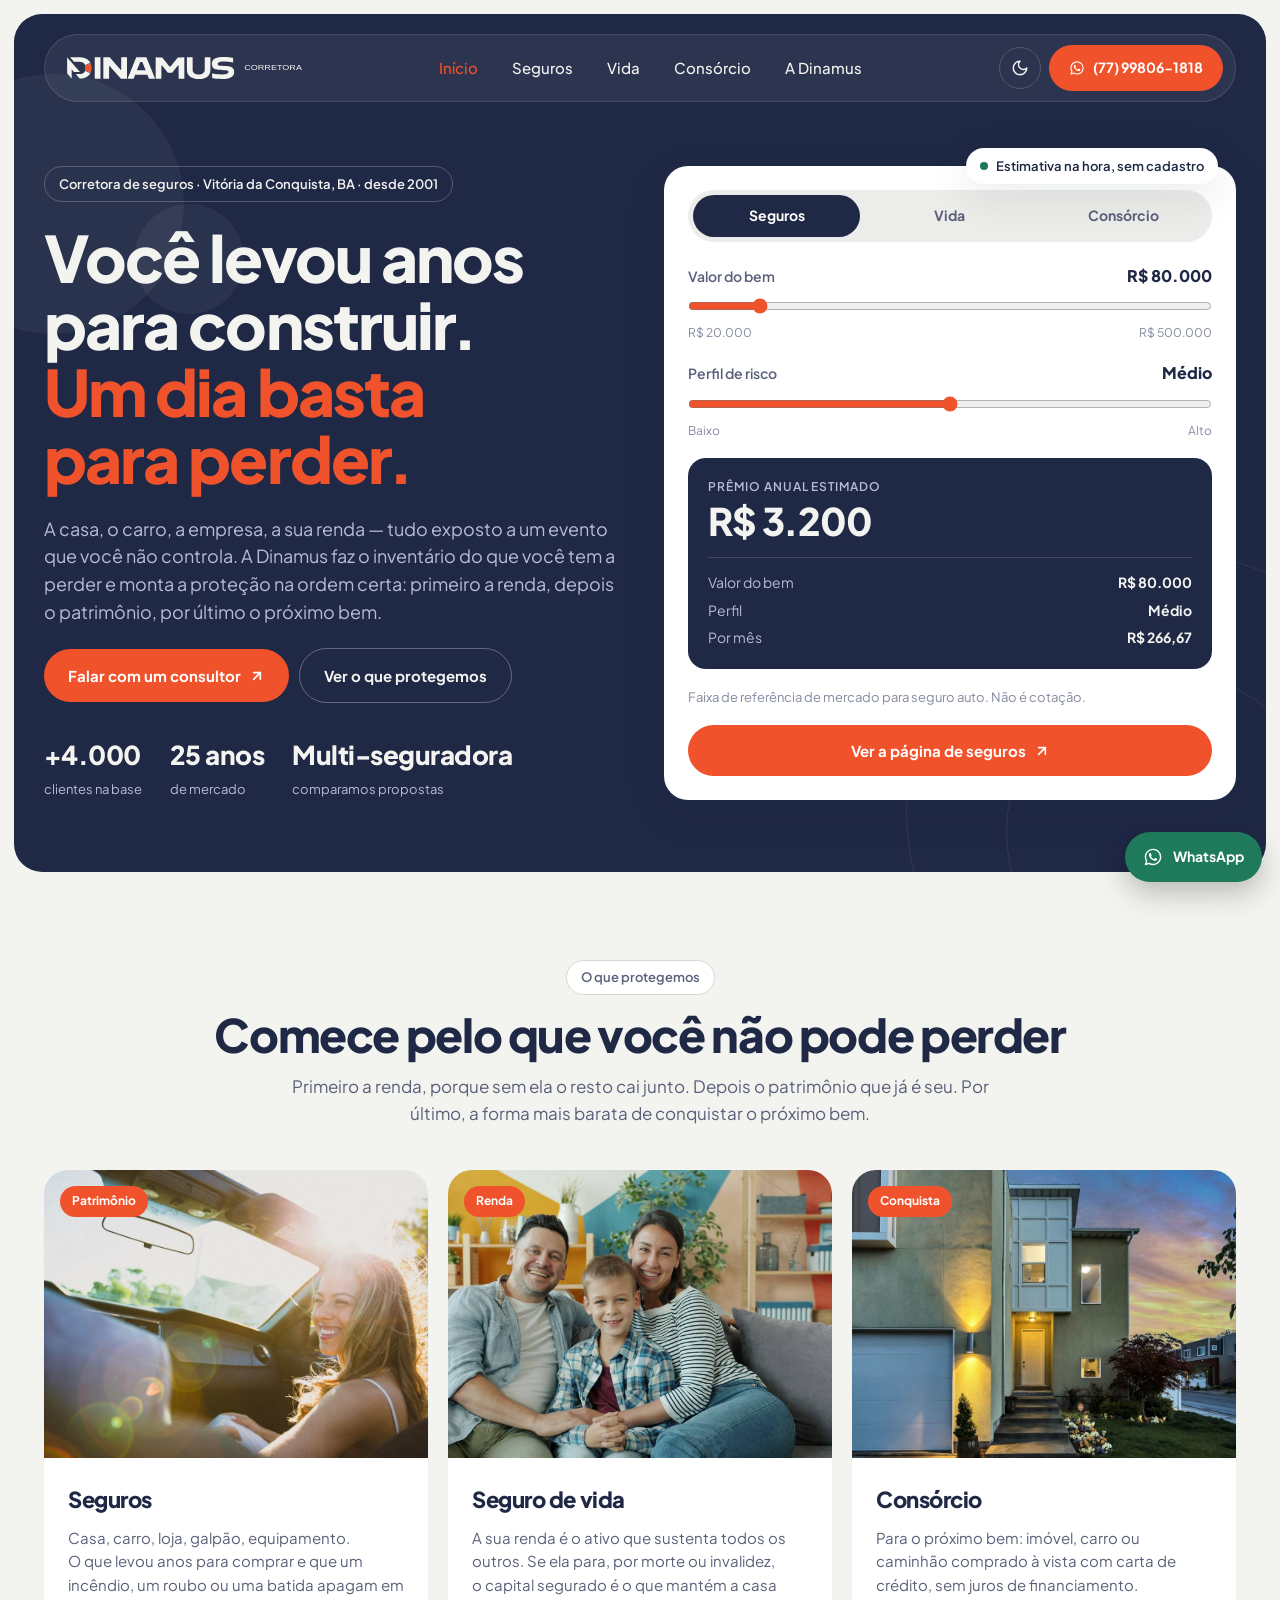
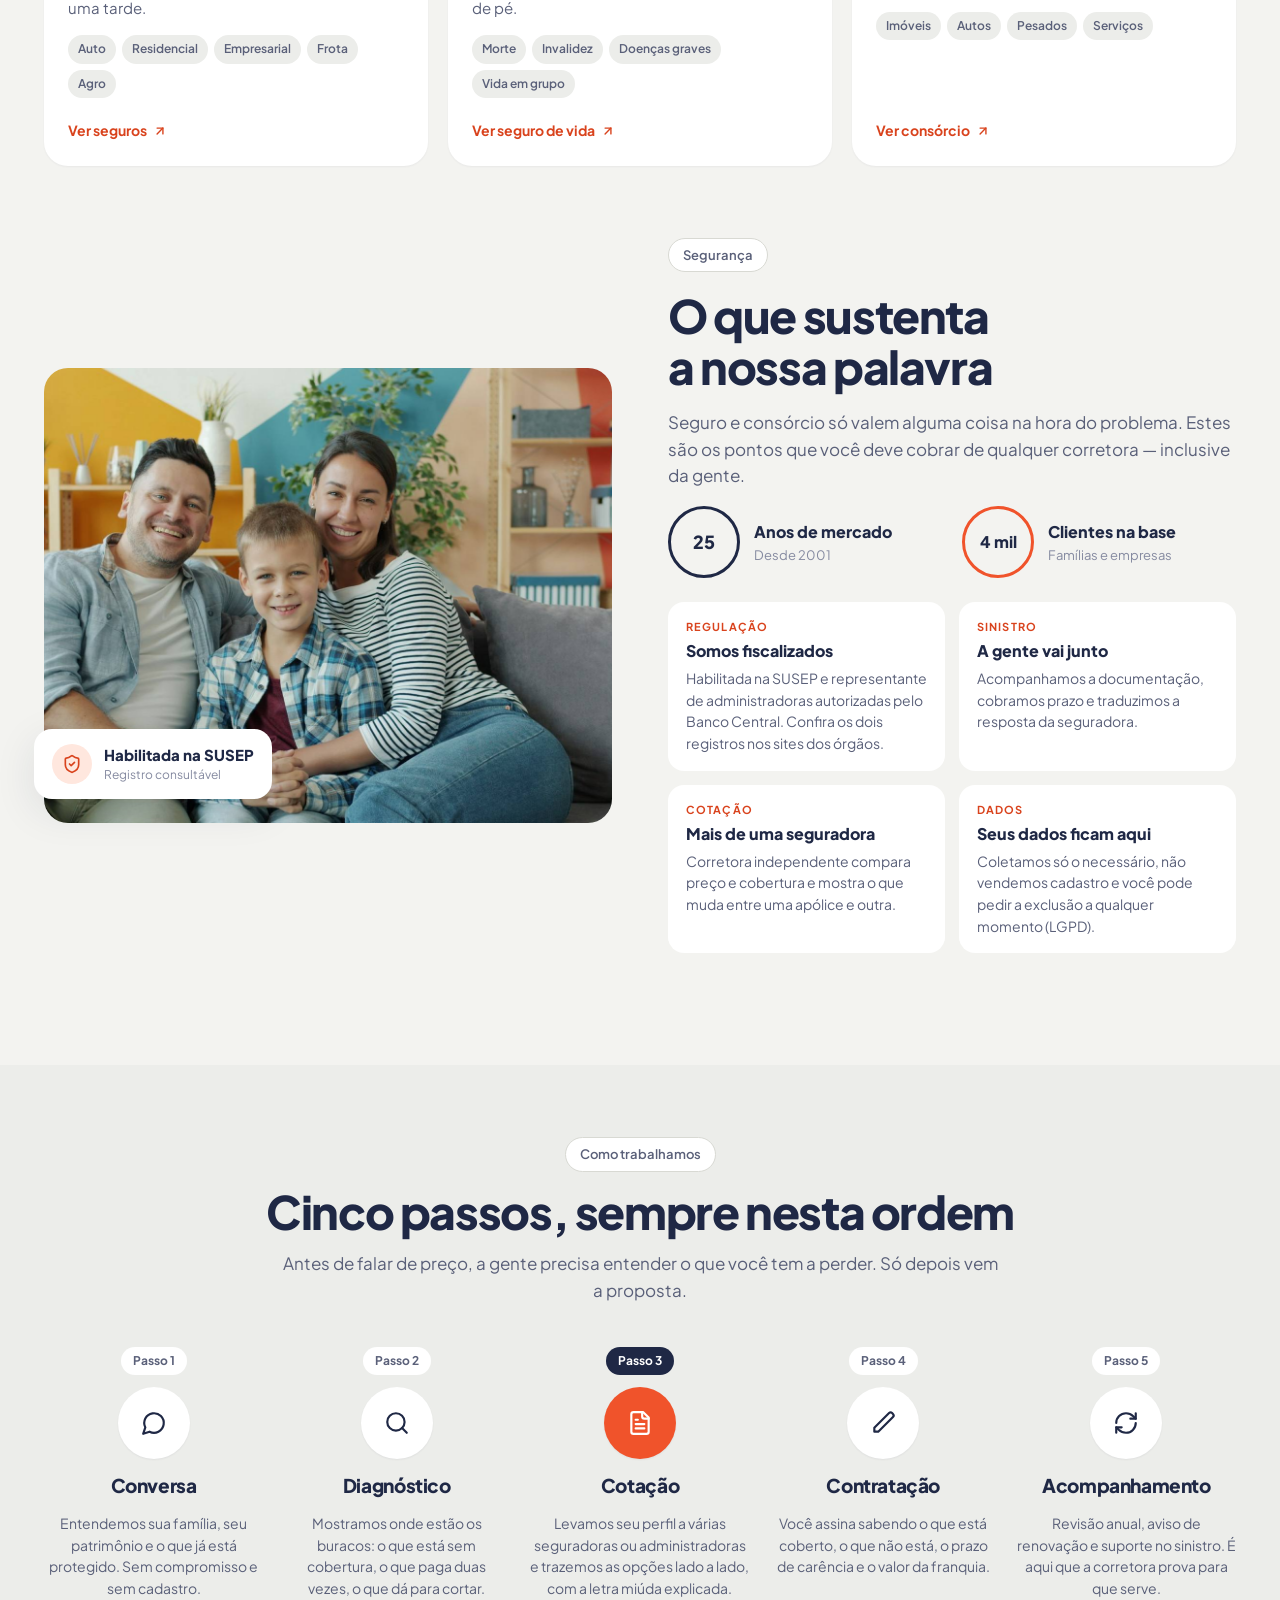
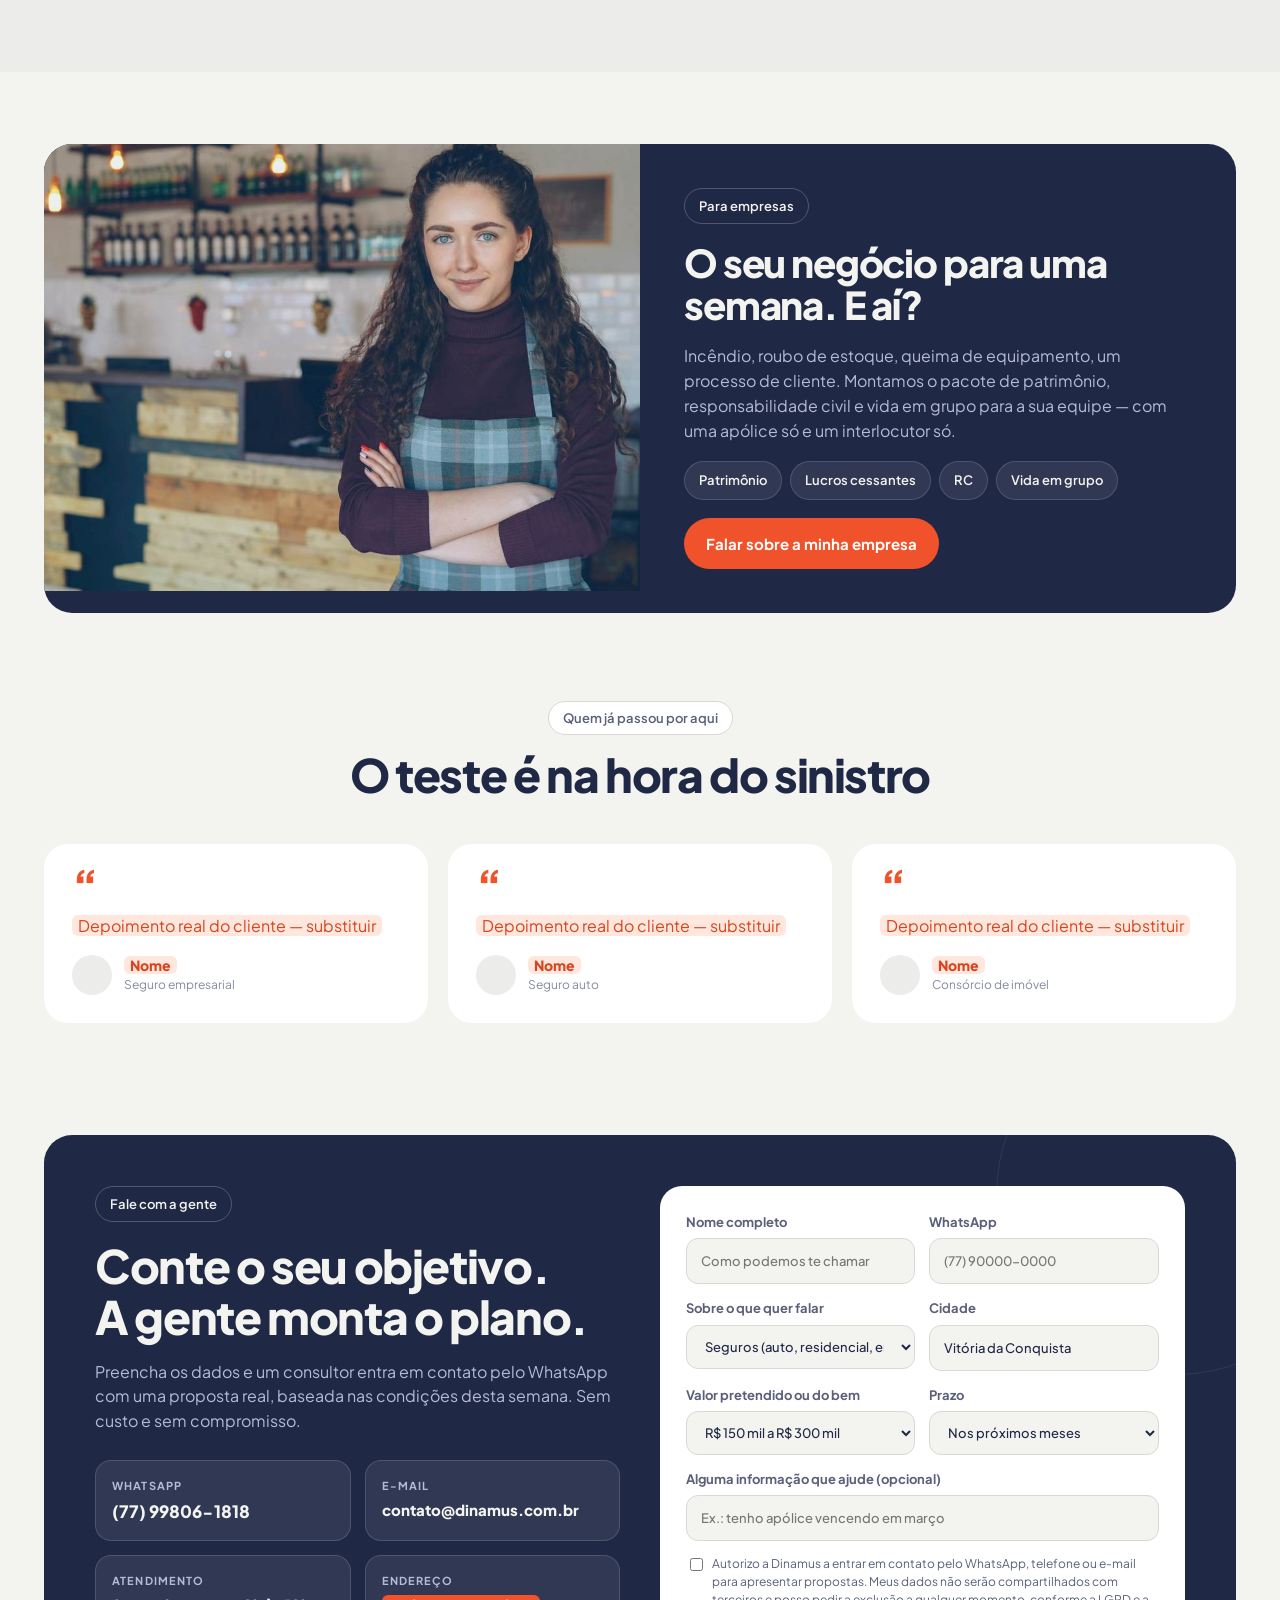
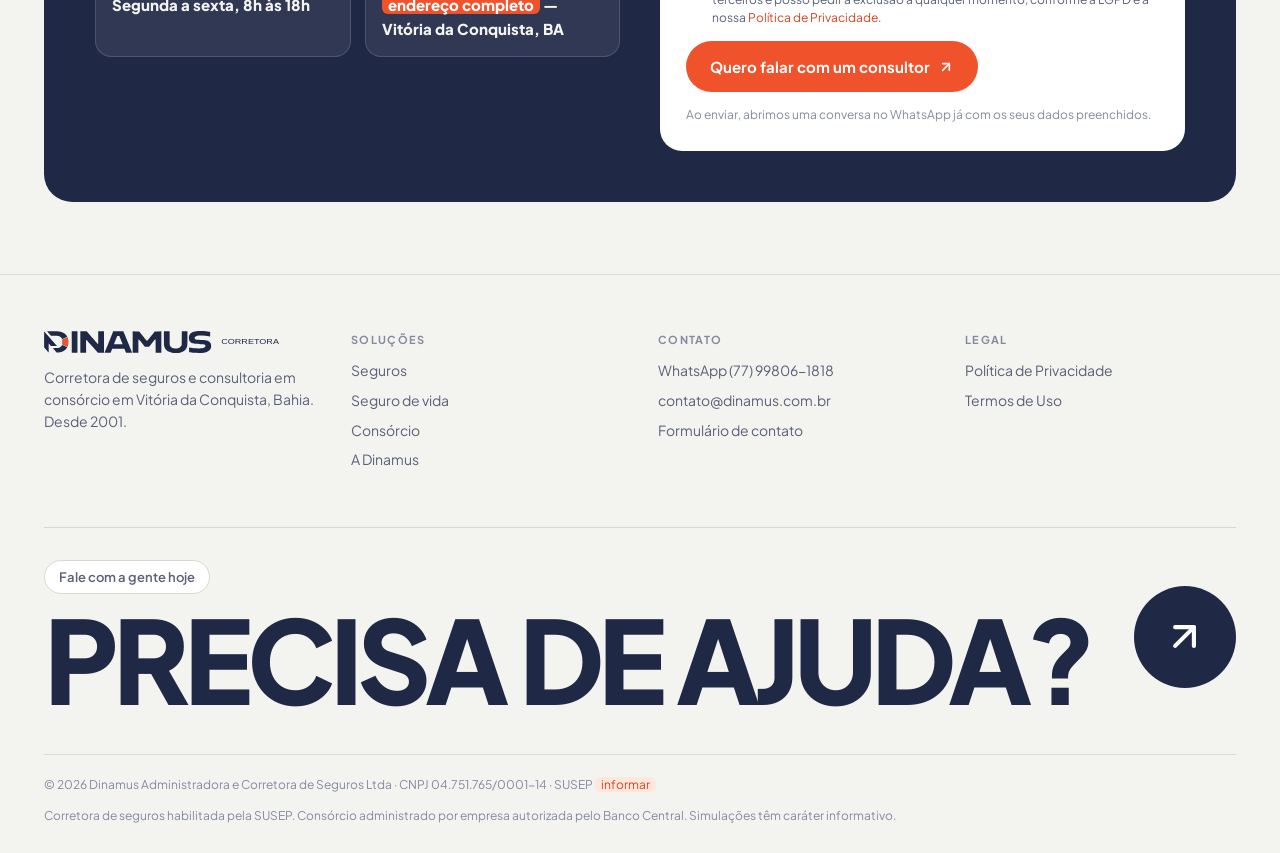
<file: index.html>
<!DOCTYPE html>
<html lang="pt-BR" data-theme="light">
<head>
<meta charset="utf-8">
<meta name="viewport" content="width=device-width, initial-scale=1">
<meta name="description" content="Dinamus Seguros — corretora de seguros e consórcio em Vitória da Conquista (BA) desde 2001. Seguros, seguro de vida e consórcio com simulação na hora.">
<meta name="theme-color" content="#1F2845">
<meta name="robots" content="index, follow">
<meta property="og:type" content="website">
<meta property="og:title" content="Dinamus Seguros — Vitória da Conquista">
<meta property="og:description" content="Dinamus Seguros — corretora de seguros e consórcio em Vitória da Conquista (BA) desde 2001. Seguros, seguro de vida e consórcio com simulação na hora.">
<meta property="og:locale" content="pt_BR">
<link rel="icon" type="image/svg+xml" href="img/favicon.svg">
<title>Dinamus Seguros — Vitória da Conquista</title>
<link rel="preconnect" href="https://fonts.googleapis.com">
<link rel="preconnect" href="https://fonts.gstatic.com" crossorigin>
<link rel="stylesheet" href="https://fonts.googleapis.com/css2?family=Plus+Jakarta+Sans:wght@400;500;600;700;800&display=swap">
<link rel="stylesheet" href="assets/style.css">
<script>(function(){var t=null;try{t=localStorage.getItem('dinamus-tema')}catch(e){}
if(t!=='light'&&t!=='dark'){t=window.matchMedia&&matchMedia('(prefers-color-scheme: dark)').matches?'dark':'light'}
document.documentElement.setAttribute('data-theme',t)})();</script>
</head>
<body>
<div class="page">
<div class="shell">
<div class="hero-panel">
  <div class="deco-a" aria-hidden="true"></div><div class="deco-b" aria-hidden="true"></div>
  <div class="deco-c" aria-hidden="true"></div><div class="deco-d" aria-hidden="true"></div>
  <div class="container nav-wrap">
    <div class="navbar">
      <a class="brand" href="index.html" aria-label="Dinamus Seguros — início"><img src="img/logo-white.svg" alt="Dinamus Seguros"></a>
      <nav class="nav-links" aria-label="Principal"><a href="index.html" aria-current="page">Início</a><a href="seguros.html">Seguros</a><a href="vida.html">Vida</a><a href="consorcio.html">Consórcio</a><a href="sobre.html">A Dinamus</a></nav>
      <div class="nav-actions">
        <button type="button" class="iconbtn js-theme" aria-label="Alternar tema"><svg class="icon-sun" width="18" height="18" viewBox="0 0 24 24" fill="none" stroke="currentColor" stroke-width="2" stroke-linecap="round" stroke-linejoin="round" aria-hidden="true"><circle cx="12" cy="12" r="4"></circle><path d="M12 2v2M12 20v2M4.9 4.9l1.4 1.4M17.7 17.7l1.4 1.4M2 12h2M20 12h2M6.3 17.7l-1.4 1.4M19.1 4.9l-1.4 1.4"></path></svg><svg class="icon-moon" width="18" height="18" viewBox="0 0 24 24" fill="none" stroke="currentColor" stroke-width="2" stroke-linecap="round" stroke-linejoin="round" aria-hidden="true"><path d="M12 3a6 6 0 0 0 9 9 9 9 0 1 1-9-9Z"></path></svg></button>
        <a class="btn btn-acc nav-wa" href="https://wa.me/5577998061818" target="_blank" rel="noopener"><svg width="16" height="16" viewBox="0 0 24 24" fill="currentColor" aria-hidden="true"><path d="M12.04 2C6.58 2 2.13 6.45 2.13 11.91c0 1.75.46 3.45 1.32 4.95L2 22l5.25-1.38a9.9 9.9 0 0 0 4.79 1.22h.01c5.46 0 9.9-4.45 9.9-9.91A9.86 9.86 0 0 0 12.04 2m0 18.14a8.2 8.2 0 0 1-4.19-1.15l-.3-.18-3.12.82.83-3.04-.2-.31a8.2 8.2 0 0 1-1.26-4.38c0-4.54 3.7-8.24 8.24-8.24 2.2 0 4.27.86 5.82 2.42a8.18 8.18 0 0 1 2.41 5.83c0 4.54-3.7 8.23-8.23 8.23m4.52-6.16c-.25-.12-1.47-.72-1.69-.81-.23-.08-.39-.12-.56.12-.17.25-.64.81-.78.97-.14.17-.29.19-.54.06-.25-.12-1.05-.39-1.99-1.23-.74-.66-1.23-1.47-1.38-1.72-.14-.25-.02-.38.11-.51.11-.11.25-.29.37-.43.12-.14.16-.25.25-.41.08-.17.04-.31-.02-.43-.06-.12-.56-1.34-.76-1.84-.2-.48-.41-.42-.56-.43h-.48c-.17 0-.43.06-.66.31-.22.25-.86.85-.86 2.07 0 1.22.89 2.4 1.01 2.56.12.17 1.75 2.67 4.23 3.74.59.26 1.05.41 1.41.52.59.19 1.13.16 1.56.1.48-.07 1.47-.6 1.67-1.18.21-.58.21-1.07.14-1.18-.06-.1-.22-.16-.47-.28"/></svg> (77) 99806-1818</a>
        <button type="button" class="menu-btn" aria-expanded="false" aria-label="Menu"><svg class="icon-burger" width="20" height="20" viewBox="0 0 24 24" fill="none" stroke="currentColor" stroke-width="2" stroke-linecap="round" aria-hidden="true"><path d="M4 6h16M4 12h16M4 18h16"></path></svg><svg class="icon-x" width="20" height="20" viewBox="0 0 24 24" fill="none" stroke="currentColor" stroke-width="2" stroke-linecap="round" aria-hidden="true"><path d="M18 6 6 18M6 6l12 12"></path></svg></button>
      </div>
    </div>
    <nav class="mobile-menu" aria-label="Menu"><a href="index.html">Início</a><a href="seguros.html">Seguros</a><a href="vida.html">Vida</a><a href="consorcio.html">Consórcio</a><a href="sobre.html">A Dinamus</a><a class="btn btn-acc" href="https://wa.me/5577998061818" target="_blank" rel="noopener">WhatsApp (77) 99806-1818</a></nav>
  </div>
  <div class="container hero">
<div class="hero-grid">
  <div class="hero-copy">
    <span class="eyebrow-onpanel">Corretora de seguros · Vitória da Conquista, BA · desde 2001</span>
    <h1>Você levou anos para construir. <em>Um dia basta para perder.</em></h1>
    <p class="lede">A casa, o carro, a empresa, a sua renda — tudo exposto a um evento que você não controla. A Dinamus faz o inventário do que você tem a perder e monta a proteção na ordem certa: primeiro a renda, depois o patrimônio, por último o próximo bem.</p>
    <div class="hero-ctas">
      <a href="#contato" class="btn btn-acc">Falar com um consultor <svg width="16" height="16" viewBox="0 0 24 24" fill="none" stroke="currentColor" stroke-width="2.4" stroke-linecap="round" stroke-linejoin="round" aria-hidden="true"><path d="M7 7h10v10"></path><path d="M7 17 17 7"></path></svg></a>
      <a href="seguros.html" class="btn btn-ghost">Ver o que protegemos</a>
    </div>
    <div class="hero-facts">
      <div><b>+4.000</b><span>clientes na base</span></div>
      <div><b>25 anos</b><span>de mercado</span></div>
      <div><b>Multi-seguradora</b><span>comparamos propostas</span></div>
    </div>
  </div>
  <div style="position:relative">
    <div class="badge-float"><i></i>Estimativa na hora, sem cadastro</div>
    <div class="hero-card" id="sim-home">
      <div class="tabs tabs-fill" role="tablist" aria-label="Área da simulação">
        <button type="button" class="tab" role="tab" data-key="seguros" aria-selected="true">Seguros</button>
        <button type="button" class="tab" role="tab" data-key="vida" aria-selected="false">Vida</button>
        <button type="button" class="tab" role="tab" data-key="consorcio" aria-selected="false">Consórcio</button>
      </div>
      <div style="display:flex;flex-direction:column;gap:18px;padding-top:22px">
        <div>
          <div class="range-head"><label for="hValor" id="hVLabel">Valor do bem</label><output id="hVOut"></output></div>
          <input id="hValor" type="range">
          <div class="range-ends"><span id="hVMinTxt"></span><span id="hVMaxTxt"></span></div>
        </div>
        <div>
          <div class="range-head"><label for="hAux" id="hALabel">Perfil de risco</label><output id="hAOut"></output></div>
          <input id="hAux" type="range">
          <div class="range-ends"><span id="hAMinTxt"></span><span id="hAMaxTxt"></span></div>
        </div>
        <div class="result" style="padding:20px;border-radius:18px" aria-live="polite">
          <div><div class="result-label" id="hOutLabel"></div><div class="result-num" style="font-size:38px" id="hOut"></div></div>
          <div class="result-rows" id="hRows" style="gap:6px"></div>
        </div>
        <p class="range-help" id="hNote" style="margin-top:0"></p>
        <a id="hCta" class="btn btn-acc" style="justify-content:center;padding:14px 22px" href="seguros.html">Ver a página de seguros <svg width="16" height="16" viewBox="0 0 24 24" fill="none" stroke="currentColor" stroke-width="2.4" stroke-linecap="round" stroke-linejoin="round" aria-hidden="true"><path d="M7 7h10v10"></path><path d="M7 17 17 7"></path></svg></a>
      </div>
    </div>
  </div>
</div>
  </div>
</div>
</div>
<main>
<section class="sec sec-first"><div class="container">
  <div class="sec-head"><span class="eyebrow">O que protegemos</span><h2 class="h2">Comece pelo que você não pode perder</h2><p class="lede">Primeiro a renda, porque sem ela o resto cai junto. Depois o patrimônio que já é seu. Por último, a forma mais barata de conquistar o próximo bem.</p></div>
  <div class="g-300"><a href="seguros.html" class="area-card">
  <div class="tile-img43"><img src="img/carro.jpg" alt="Carro estacionado" loading="lazy" decoding="async"><span class="area-tag">Patrimônio</span></div>
  <div class="area-body">
    <h3>Seguros</h3>
    <p>Casa, carro, loja, galpão, equipamento. O que levou anos para comprar e que um incêndio, um roubo ou uma batida apagam em uma tarde.</p>
    <div class="chip-row"><span class="chip-soft">Auto</span><span class="chip-soft">Residencial</span><span class="chip-soft">Empresarial</span><span class="chip-soft">Frota</span><span class="chip-soft">Agro</span></div>
    <span class="card-link">Ver seguros <svg width="14" height="14" viewBox="0 0 24 24" fill="none" stroke="currentColor" stroke-width="2.4" stroke-linecap="round" stroke-linejoin="round" aria-hidden="true"><path d="M7 7h10v10"></path><path d="M7 17 17 7"></path></svg></span>
  </div>
</a><a href="vida.html" class="area-card">
  <div class="tile-img43"><img src="img/familia.jpg" alt="Família" loading="lazy" decoding="async"><span class="area-tag">Renda</span></div>
  <div class="area-body">
    <h3>Seguro de vida</h3>
    <p>A sua renda é o ativo que sustenta todos os outros. Se ela para, por morte ou invalidez, o capital segurado é o que mantém a casa de pé.</p>
    <div class="chip-row"><span class="chip-soft">Morte</span><span class="chip-soft">Invalidez</span><span class="chip-soft">Doenças graves</span><span class="chip-soft">Vida em grupo</span></div>
    <span class="card-link">Ver seguro de vida <svg width="14" height="14" viewBox="0 0 24 24" fill="none" stroke="currentColor" stroke-width="2.4" stroke-linecap="round" stroke-linejoin="round" aria-hidden="true"><path d="M7 7h10v10"></path><path d="M7 17 17 7"></path></svg></span>
  </div>
</a><a href="consorcio.html" class="area-card">
  <div class="tile-img43"><img src="img/casa.jpg" alt="Casa" loading="lazy" decoding="async"><span class="area-tag">Conquista</span></div>
  <div class="area-body">
    <h3>Consórcio</h3>
    <p>Para o próximo bem: imóvel, carro ou caminhão comprado à vista com carta de crédito, sem juros de financiamento.</p>
    <div class="chip-row"><span class="chip-soft">Imóveis</span><span class="chip-soft">Autos</span><span class="chip-soft">Pesados</span><span class="chip-soft">Serviços</span></div>
    <span class="card-link">Ver consórcio <svg width="14" height="14" viewBox="0 0 24 24" fill="none" stroke="currentColor" stroke-width="2.4" stroke-linecap="round" stroke-linejoin="round" aria-hidden="true"><path d="M7 7h10v10"></path><path d="M7 17 17 7"></path></svg></span>
  </div>
</a></div>
</div></section>

<section class="sec" style="padding-top:0"><div class="container">
  <div class="g-400" style="gap:56px">
    <div style="position:relative">
      <div style="border-radius:24px;overflow:hidden;aspect-ratio:5/4"><img src="img/familia.jpg" alt="Família em casa" loading="lazy" decoding="async" style="width:100%;height:100%;object-fit:cover"></div>
      <div class="flag-card">
        <div style="width:40px;height:40px;border-radius:50%;background:var(--acc-soft);color:var(--acc-dk);display:grid;place-items:center"><svg width="20" height="20" viewBox="0 0 24 24" fill="none" stroke="currentColor" stroke-width="2" stroke-linecap="round" stroke-linejoin="round" aria-hidden="true"><path d="M20 13c0 5-3.5 7.5-7.66 8.95a1 1 0 0 1-.67-.01C7.5 20.5 4 18 4 13V6a1 1 0 0 1 1-1c2 0 4.5-1.2 6.24-2.72a1.17 1.17 0 0 1 1.52 0C14.51 3.81 17 5 19 5a1 1 0 0 1 1 1z"></path><path d="m9 12 2 2 4-4"></path></svg></div>
        <div><div style="font-weight:800;font-size:15px">Habilitada na SUSEP</div><div style="font-size:12px;color:var(--text3)">Registro consultável</div></div>
      </div>
    </div>
    <div style="display:flex;flex-direction:column;gap:18px;align-items:flex-start">
      <span class="eyebrow">Segurança</span>
      <h2 class="h2">O que sustenta a nossa palavra</h2>
      <p style="color:var(--text2);font-size:17px;text-wrap:pretty">Seguro e consórcio só valem alguma coisa na hora do problema. Estes são os pontos que você deve cobrar de qualquer corretora — inclusive da gente.</p>
      <div class="g-200" style="width:100%;gap:20px">
        <div style="display:flex;align-items:center;gap:14px"><div class="num-circle" style="border:3px solid var(--ink)">25</div><div><div style="font-weight:800">Anos de mercado</div><div style="font-size:13px;color:var(--text3)">Desde 2001</div></div></div>
        <div style="display:flex;align-items:center;gap:14px"><div class="num-circle" style="border:3px solid var(--acc);font-size:16px">4 mil</div><div><div style="font-weight:800">Clientes na base</div><div style="font-size:13px;color:var(--text3)">Famílias e empresas</div></div></div>
      </div>
      <div class="g-220" style="width:100%;margin-top:6px"><div class="mini-card"><div class="kicker-acc">Regulação</div><b>Somos fiscalizados</b><p>Habilitada na SUSEP e representante de administradoras autorizadas pelo Banco Central. Confira os dois registros nos sites dos órgãos.</p></div><div class="mini-card"><div class="kicker-acc">Sinistro</div><b>A gente vai junto</b><p>Acompanhamos a documentação, cobramos prazo e traduzimos a resposta da seguradora.</p></div><div class="mini-card"><div class="kicker-acc">Cotação</div><b>Mais de uma seguradora</b><p>Corretora independente compara preço e cobertura e mostra o que muda entre uma apólice e outra.</p></div><div class="mini-card"><div class="kicker-acc">Dados</div><b>Seus dados ficam aqui</b><p>Coletamos só o necessário, não vendemos cadastro e você pode pedir a exclusão a qualquer momento (LGPD).</p></div></div>
    </div>
  </div>
</div></section>

<section class="sec sec-alt" style="margin-top:40px"><div class="container">
  <div class="sec-head"><span class="eyebrow">Como trabalhamos</span><h2 class="h2">Cinco passos, sempre nesta ordem</h2><p class="lede">Antes de falar de preço, a gente precisa entender o que você tem a perder. Só depois vem a proposta.</p></div>
  <div class="g-190"><div class="step">
  <span class="step-tag">Passo 1</span>
  <div class="step-circle"><svg width="26" height="26" viewBox="0 0 24 24" fill="none" stroke="currentColor" stroke-width="2" stroke-linecap="round" stroke-linejoin="round" aria-hidden="true"><path d="M7.9 20A9 9 0 1 0 4 16.1L2 22Z"/></svg></div>
  <h3>Conversa</h3><p>Entendemos sua família, seu patrimônio e o que já está protegido. Sem compromisso e sem cadastro.</p>
</div><div class="step">
  <span class="step-tag">Passo 2</span>
  <div class="step-circle"><svg width="26" height="26" viewBox="0 0 24 24" fill="none" stroke="currentColor" stroke-width="2" stroke-linecap="round" stroke-linejoin="round" aria-hidden="true"><circle cx="11" cy="11" r="8"/><path d="m21 21-4.3-4.3"/></svg></div>
  <h3>Diagnóstico</h3><p>Mostramos onde estão os buracos: o que está sem cobertura, o que paga duas vezes, o que dá para cortar.</p>
</div><div class="step hl">
  <span class="step-tag">Passo 3</span>
  <div class="step-circle"><svg width="26" height="26" viewBox="0 0 24 24" fill="none" stroke="currentColor" stroke-width="2" stroke-linecap="round" stroke-linejoin="round" aria-hidden="true"><path d="M15 2H6a2 2 0 0 0-2 2v16a2 2 0 0 0 2 2h12a2 2 0 0 0 2-2V7Z"/><path d="M14 2v4a2 2 0 0 0 2 2h4"/><path d="M10 9H8M16 13H8M16 17H8"/></svg></div>
  <h3>Cotação</h3><p>Levamos seu perfil a várias seguradoras ou administradoras e trazemos as opções lado a lado, com a letra miúda explicada.</p>
</div><div class="step">
  <span class="step-tag">Passo 4</span>
  <div class="step-circle"><svg width="26" height="26" viewBox="0 0 24 24" fill="none" stroke="currentColor" stroke-width="2" stroke-linecap="round" stroke-linejoin="round" aria-hidden="true"><path d="M21.2 6.4a2 2 0 0 0 0-2.8l-.8-.8a2 2 0 0 0-2.8 0L4 16.4V20h3.6z"/></svg></div>
  <h3>Contratação</h3><p>Você assina sabendo o que está coberto, o que não está, o prazo de carência e o valor da franquia.</p>
</div><div class="step">
  <span class="step-tag">Passo 5</span>
  <div class="step-circle"><svg width="26" height="26" viewBox="0 0 24 24" fill="none" stroke="currentColor" stroke-width="2" stroke-linecap="round" stroke-linejoin="round" aria-hidden="true"><path d="M3 12a9 9 0 0 1 9-9 9.75 9.75 0 0 1 6.7 2.7L21 8"/><path d="M21 3v5h-5"/><path d="M21 12a9 9 0 0 1-9 9 9.75 9.75 0 0 1-6.7-2.7L3 16"/><path d="M8 16H3v5"/></svg></div>
  <h3>Acompanhamento</h3><p>Revisão anual, aviso de renovação e suporte no sinistro. É aqui que a corretora prova para que serve.</p>
</div></div>
</div></section>

<section class="sec" style="padding-bottom:24px"><div class="container">
  <div class="band">
    <div class="band-img"><img src="img/loja.jpg" alt="Fachada de uma loja" loading="lazy" decoding="async"></div>
    <div class="band-body">
      <span class="eyebrow-onpanel">Para empresas</span>
      <h3>O seu negócio para uma semana. E aí?</h3>
      <p>Incêndio, roubo de estoque, queima de equipamento, um processo de cliente. Montamos o pacote de patrimônio, responsabilidade civil e vida em grupo para a sua equipe — com uma apólice só e um interlocutor só.</p>
      <div style="display:flex;flex-wrap:wrap;gap:8px">
        <span class="chip-panel">Patrimônio</span><span class="chip-panel">Lucros cessantes</span><span class="chip-panel">RC</span><span class="chip-panel">Vida em grupo</span>
      </div>
      <a href="#contato" class="btn btn-acc js-prefill" data-assunto="Seguros" style="padding:14px 22px">Falar sobre a minha empresa</a>
    </div>
  </div>
</div></section>

<section class="sec" style="padding-top:64px;padding-bottom:64px"><div class="container">
  <div class="sec-head"><span class="eyebrow">Quem já passou por aqui</span><h2 class="h2">O teste é na hora do sinistro</h2></div>
  <div class="g-300"><figure class="quote-card">
  <div class="quote-mark">“</div>
  <blockquote><span class="marker" style="font-size:16px">Depoimento real do cliente — substituir</span></blockquote>
  <figcaption style="display:flex;align-items:center;gap:12px;margin-top:auto"><div style="width:40px;height:40px;border-radius:50%;background:var(--surface2)"></div><div><div style="font-weight:800;font-size:14px"><span class="marker">Nome</span></div><div style="font-size:12px;color:var(--text3)">Seguro empresarial</div></div></figcaption>
</figure><figure class="quote-card">
  <div class="quote-mark">“</div>
  <blockquote><span class="marker" style="font-size:16px">Depoimento real do cliente — substituir</span></blockquote>
  <figcaption style="display:flex;align-items:center;gap:12px;margin-top:auto"><div style="width:40px;height:40px;border-radius:50%;background:var(--surface2)"></div><div><div style="font-weight:800;font-size:14px"><span class="marker">Nome</span></div><div style="font-size:12px;color:var(--text3)">Seguro auto</div></div></figcaption>
</figure><figure class="quote-card">
  <div class="quote-mark">“</div>
  <blockquote><span class="marker" style="font-size:16px">Depoimento real do cliente — substituir</span></blockquote>
  <figcaption style="display:flex;align-items:center;gap:12px;margin-top:auto"><div style="width:40px;height:40px;border-radius:50%;background:var(--surface2)"></div><div><div style="font-weight:800;font-size:14px"><span class="marker">Nome</span></div><div style="font-size:12px;color:var(--text3)">Consórcio de imóvel</div></div></figcaption>
</figure></div>
</div></section>
</main>
<section id="contato" class="container" style="padding:48px 24px 72px;width:100%">
  <div class="contact-band">
    <div class="deco-ring" aria-hidden="true"></div>
    <div class="contact-info">
      <span class="eyebrow-onpanel">Fale com a gente</span>
      <h2 class="h2">Conte o seu objetivo. A gente monta o plano.</h2>
      <p class="lede">Preencha os dados e um consultor entra em contato pelo WhatsApp com uma proposta real, baseada nas condições desta semana. Sem custo e sem compromisso.</p>
      <div class="contact-cards">
        <div><div class="kicker">WhatsApp</div><a class="big" href="https://wa.me/5577998061818" target="_blank" rel="noopener">(77) 99806-1818</a></div>
        <div><div class="kicker">E-mail</div><a href="mailto:contato@dinamus.com.br">contato@dinamus.com.br</a></div>
        <div><div class="kicker">Atendimento</div><div class="val">Segunda a sexta, 8h às 18h</div></div>
        <div><div class="kicker">Endereço</div><div class="val"><span class="marker-inv">endereço completo</span> — Vitória da Conquista, BA</div></div>
      </div>
    </div>
    <form id="form-contato" class="contact-form" novalidate>
      <div class="form-row">
        <label>Nome completo<input type="text" name="nome" autocomplete="name" placeholder="Como podemos te chamar"></label>
        <label>WhatsApp<input type="tel" name="whats" autocomplete="tel" placeholder="(77) 90000-0000"></label>
      </div>
      <div class="form-row">
        <label>Sobre o que quer falar<select name="assunto" id="f-assunto"><option value="Seguros">Seguros (auto, residencial, empresarial)</option><option value="Seguro de vida">Seguro de vida</option><option value="Consórcio">Consórcio</option><option value="Não sei ainda">Quero uma análise geral</option></select></label>
        <label>Cidade<input type="text" name="cidade" value="Vitória da Conquista"></label>
      </div>
      <div class="form-row">
        <label>Valor pretendido ou do bem<select name="faixa"><option>Até R$ 50 mil</option><option>R$ 50 mil a R$ 150 mil</option><option selected>R$ 150 mil a R$ 300 mil</option><option>R$ 300 mil a R$ 600 mil</option><option>Acima de R$ 600 mil</option><option>Não se aplica</option></select></label>
        <label>Prazo<select name="quando"><option>É urgente</option><option selected>Nos próximos meses</option><option>Só estou pesquisando</option></select></label>
      </div>
      <label>Alguma informação que ajude (opcional)<input type="text" name="obs" id="f-obs" placeholder="Ex.: tenho apólice vencendo em março"></label>
      <label class="lgpd"><input type="checkbox" name="lgpd"><span>Autorizo a Dinamus a entrar em contato pelo WhatsApp, telefone ou e-mail para apresentar propostas. Meus dados não serão compartilhados com terceiros e posso pedir a exclusão a qualquer momento, conforme a LGPD e a nossa <a href="politica-de-privacidade.html">Política de Privacidade</a>.</span></label>
      <button type="submit" class="btn btn-acc" style="padding:14px 24px">Quero falar com um consultor <svg width="16" height="16" viewBox="0 0 24 24" fill="none" stroke="currentColor" stroke-width="2.4" stroke-linecap="round" stroke-linejoin="round" aria-hidden="true"><path d="M7 7h10v10"></path><path d="M7 17 17 7"></path></svg></button>
      <p class="form-note" id="form-note" aria-live="polite">Ao enviar, abrimos uma conversa no WhatsApp já com os seus dados preenchidos.</p>
    </form>
  </div>
</section>
<footer class="site-footer">
  <div class="container footer-inner">
    <div class="footer-grid">
      <div class="footer-brand">
        <a href="index.html" aria-label="Dinamus — início"><img class="logo-navy" src="img/logo-navy.svg" alt="Dinamus Seguros"><img class="logo-white-f" src="img/logo-white.svg" alt="Dinamus Seguros"></a>
        <p>Corretora de seguros e consultoria em consórcio em Vitória da Conquista, Bahia. Desde 2001.</p>
      </div>
      <div><span class="kicker">Soluções</span><ul><li><a href="seguros.html">Seguros</a></li><li><a href="vida.html">Seguro de vida</a></li><li><a href="consorcio.html">Consórcio</a></li><li><a href="sobre.html">A Dinamus</a></li></ul></div>
      <div><span class="kicker">Contato</span><ul><li><a href="https://wa.me/5577998061818" target="_blank" rel="noopener">WhatsApp (77) 99806-1818</a></li><li><a href="mailto:contato@dinamus.com.br">contato@dinamus.com.br</a></li><li><a href="#contato">Formulário de contato</a></li></ul></div>
      <div><span class="kicker">Legal</span><ul><li><a href="politica-de-privacidade.html">Política de Privacidade</a></li><li><a href="termos-de-uso.html">Termos de Uso</a></li></ul></div>
    </div>
    <a class="footer-cta" href="https://wa.me/5577998061818?text=Ol%C3%A1%21%20Vim%20pelo%20site%20e%20preciso%20de%20ajuda." target="_blank" rel="noopener">
      <div class="footer-cta-txt"><span class="eyebrow">Fale com a gente hoje</span><span class="footer-cta-big">Precisa de ajuda?</span></div>
      <span class="footer-cta-circle"><svg width="44%" height="44%" viewBox="0 0 24 24" fill="none" stroke="currentColor" stroke-width="2.2" stroke-linecap="round" stroke-linejoin="round" aria-hidden="true"><path d="M7 7h10v10"></path><path d="M7 17 17 7"></path></svg></span>
    </a>
    <div class="footer-legal">
      <span>© <span class="js-ano">2026</span> Dinamus Administradora e Corretora de Seguros Ltda · CNPJ 04.751.765/0001-14 · SUSEP <span class="marker">informar</span></span>
      <span>Corretora de seguros habilitada pela SUSEP. Consórcio administrado por empresa autorizada pelo Banco Central. Simulações têm caráter informativo.</span>
    </div>
  </div>
</footer>
<a class="wa-float" href="https://wa.me/5577998061818?text=Ol%C3%A1%21%20Vim%20pelo%20site%20e%20quero%20simular%20um%20cons%C3%B3rcio." target="_blank" rel="noopener" aria-label="Falar com a Dinamus no WhatsApp"><svg width="20" height="20" viewBox="0 0 24 24" fill="currentColor" aria-hidden="true"><path d="M12.04 2C6.58 2 2.13 6.45 2.13 11.91c0 1.75.46 3.45 1.32 4.95L2 22l5.25-1.38a9.9 9.9 0 0 0 4.79 1.22h.01c5.46 0 9.9-4.45 9.9-9.91A9.86 9.86 0 0 0 12.04 2m0 18.14a8.2 8.2 0 0 1-4.19-1.15l-.3-.18-3.12.82.83-3.04-.2-.31a8.2 8.2 0 0 1-1.26-4.38c0-4.54 3.7-8.24 8.24-8.24 2.2 0 4.27.86 5.82 2.42a8.18 8.18 0 0 1 2.41 5.83c0 4.54-3.7 8.23-8.23 8.23m4.52-6.16c-.25-.12-1.47-.72-1.69-.81-.23-.08-.39-.12-.56.12-.17.25-.64.81-.78.97-.14.17-.29.19-.54.06-.25-.12-1.05-.39-1.99-1.23-.74-.66-1.23-1.47-1.38-1.72-.14-.25-.02-.38.11-.51.11-.11.25-.29.37-.43.12-.14.16-.25.25-.41.08-.17.04-.31-.02-.43-.06-.12-.56-1.34-.76-1.84-.2-.48-.41-.42-.56-.43h-.48c-.17 0-.43.06-.66.31-.22.25-.86.85-.86 2.07 0 1.22.89 2.4 1.01 2.56.12.17 1.75 2.67 4.23 3.74.59.26 1.05.41 1.41.52.59.19 1.13.16 1.56.1.48-.07 1.47-.6 1.67-1.18.21-.58.21-1.07.14-1.18-.06-.1-.22-.16-.47-.28"/></svg> WhatsApp</a>
</div>
<script src="assets/app.js" defer></script>
</body>
</html>
</file>
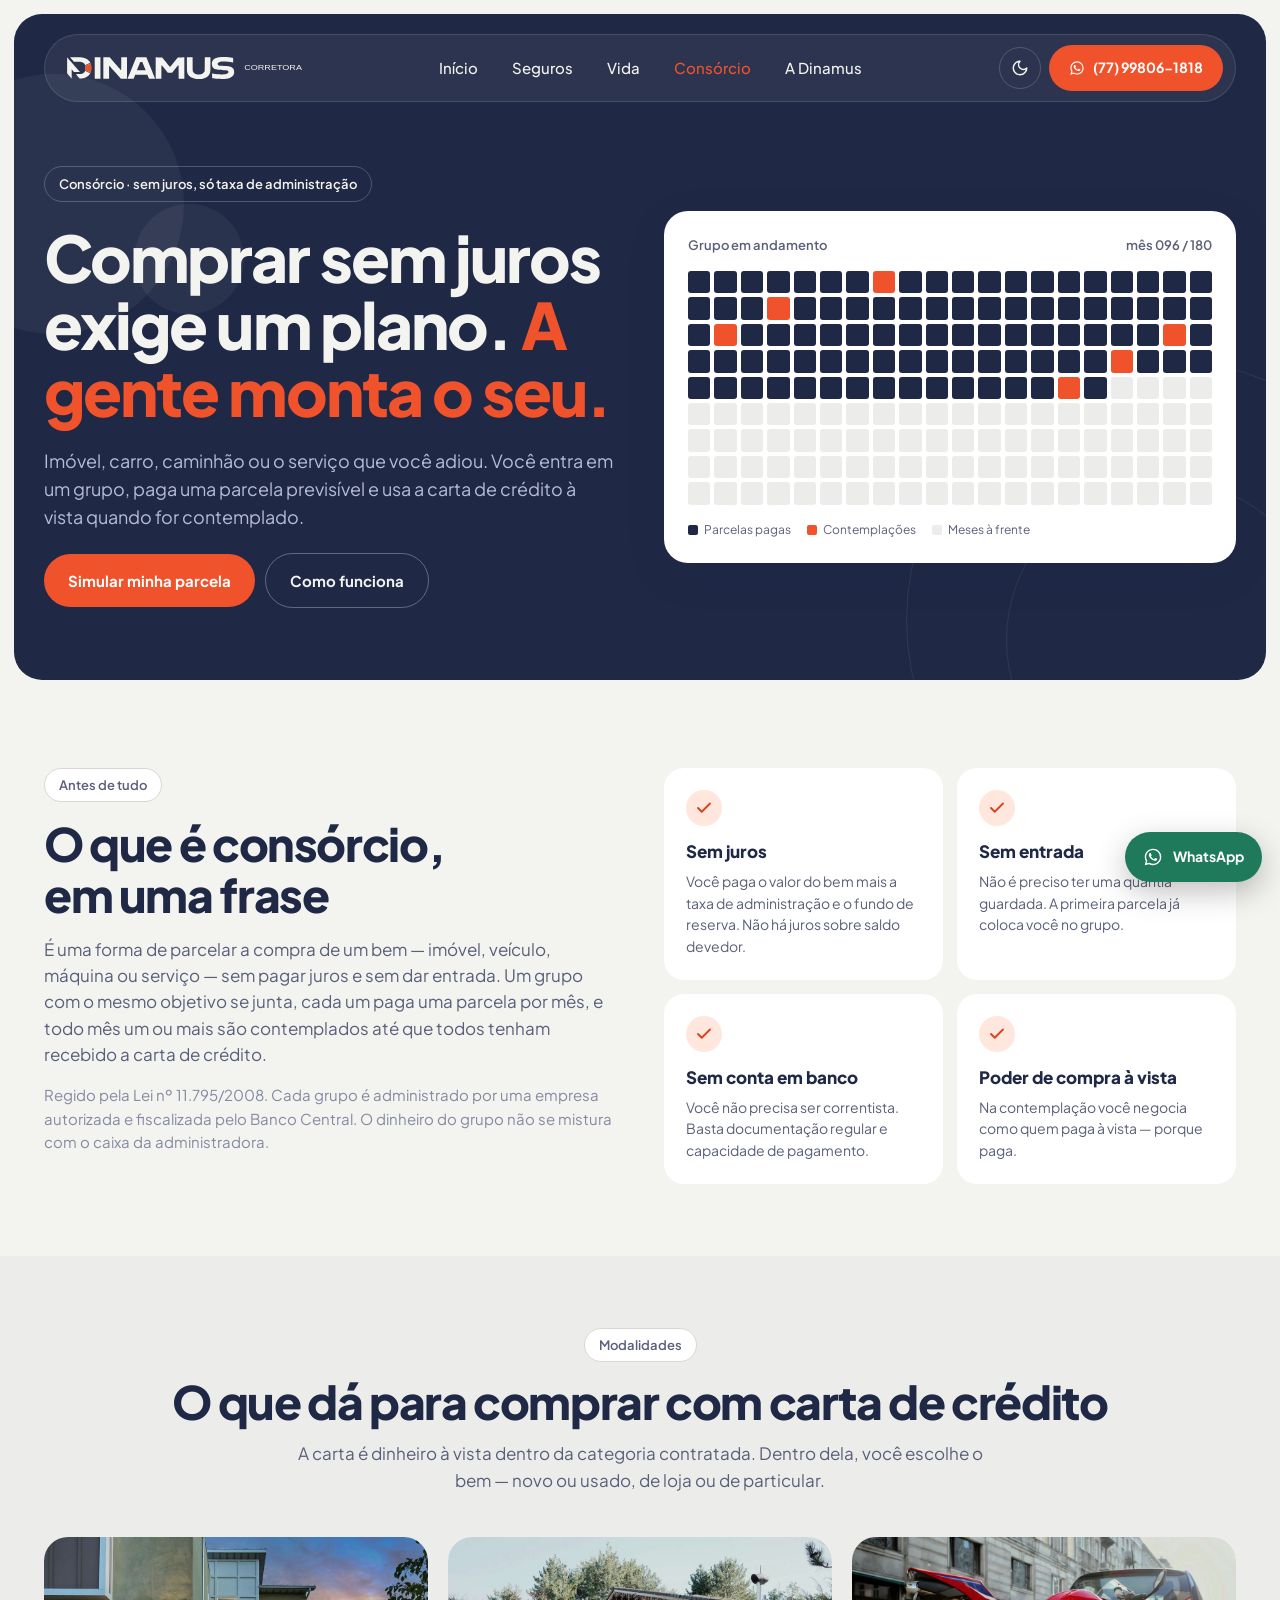
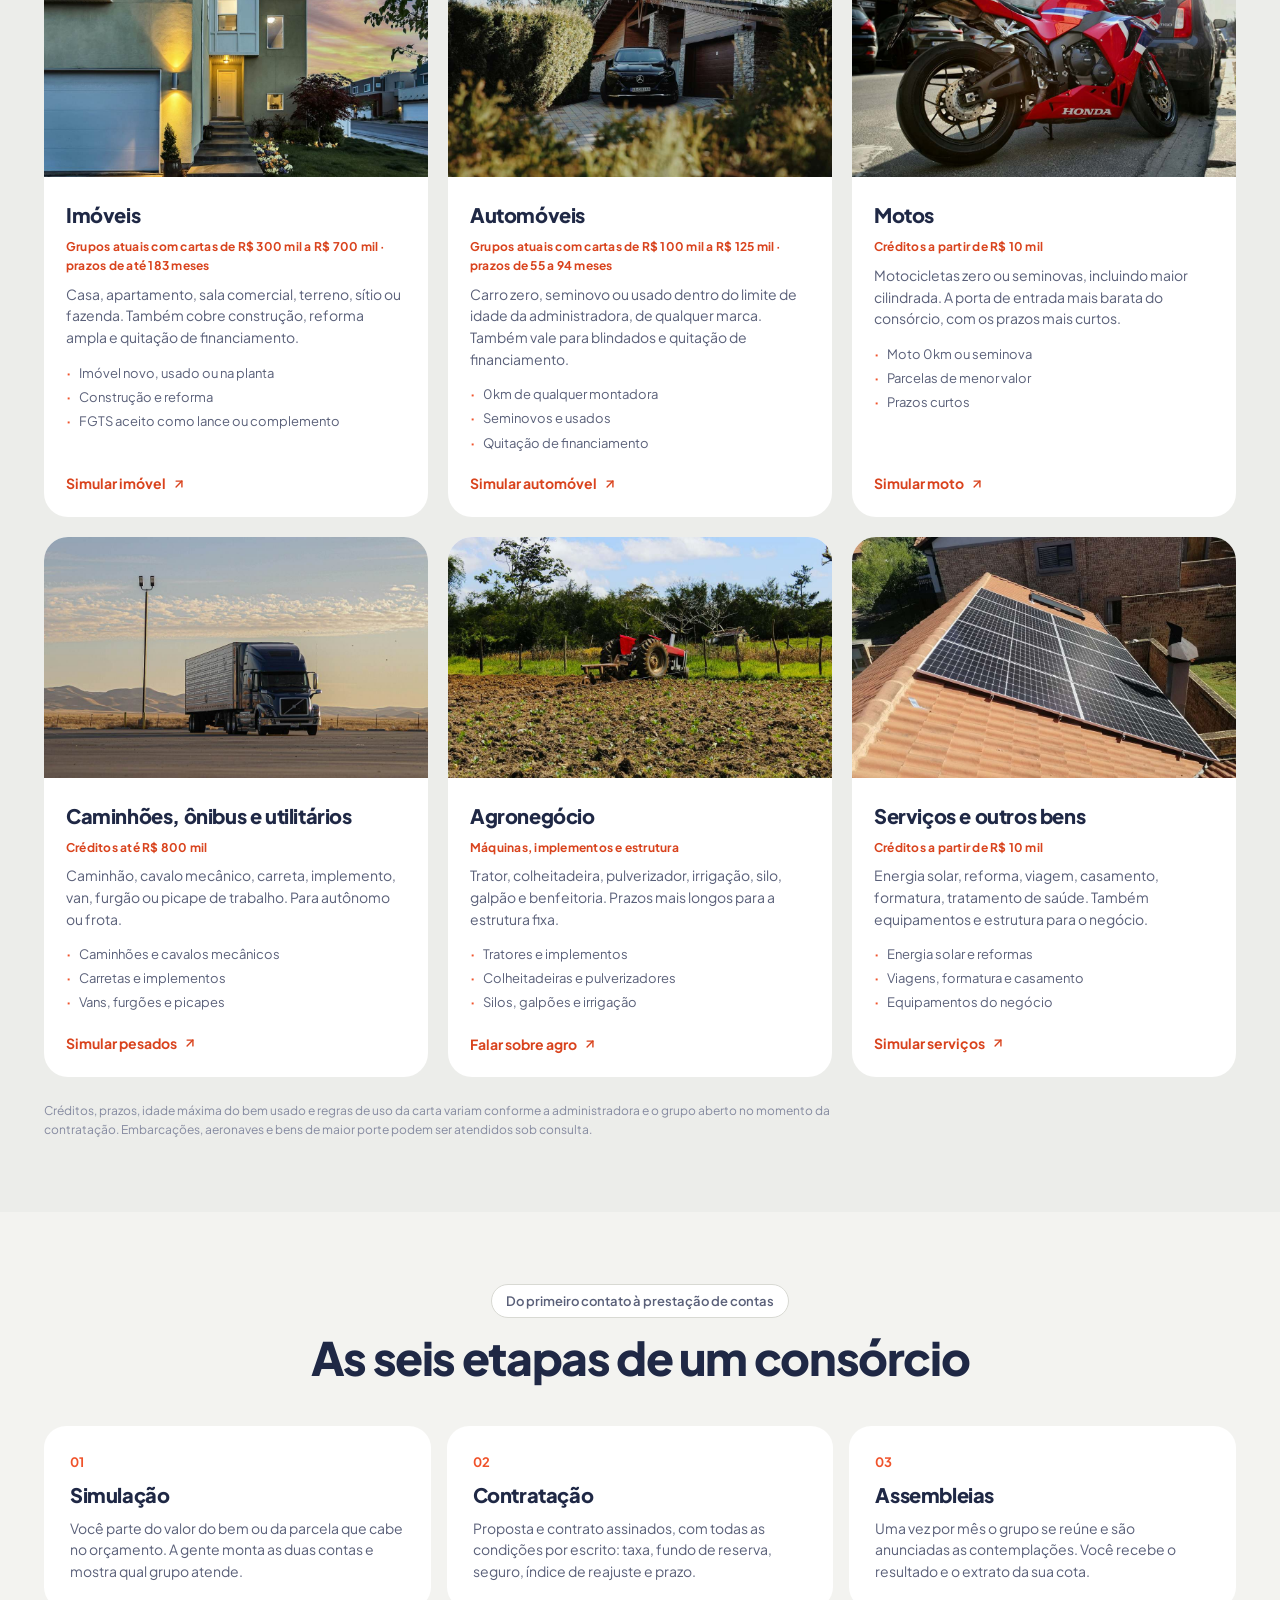
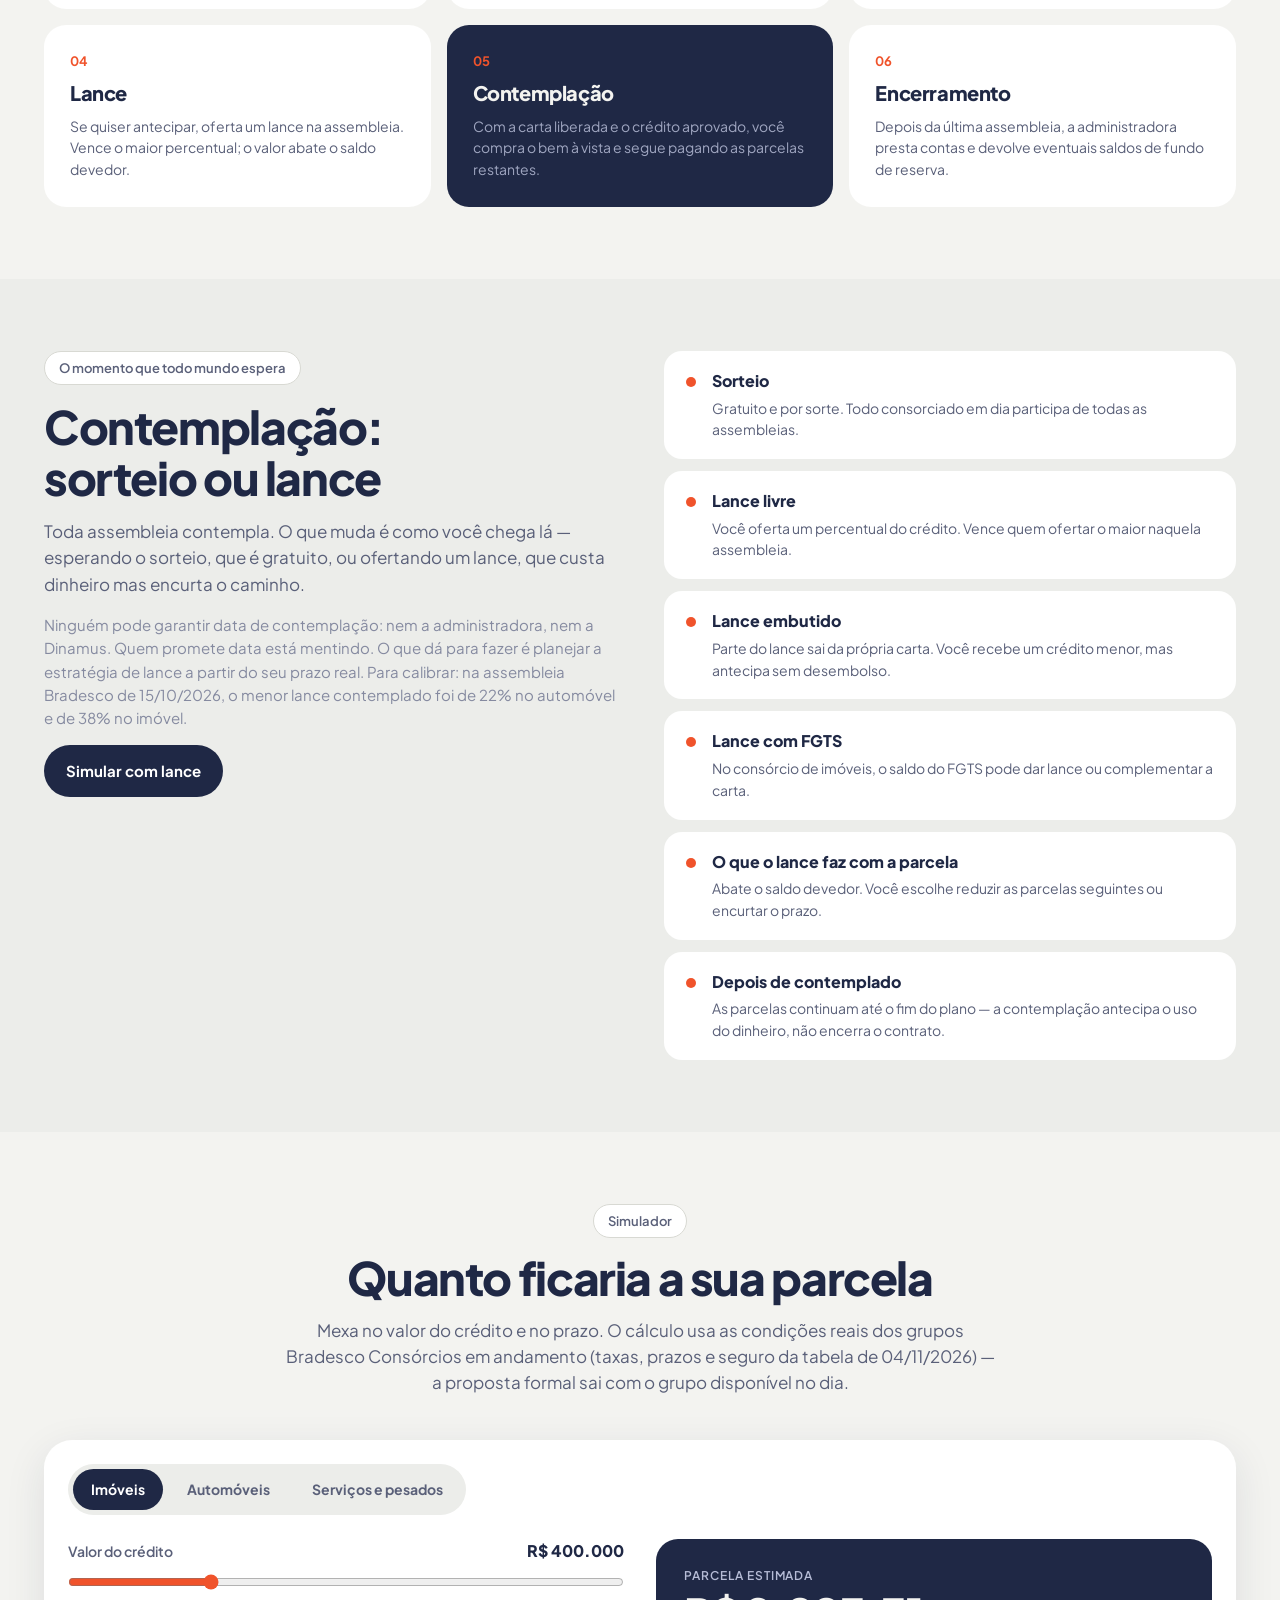
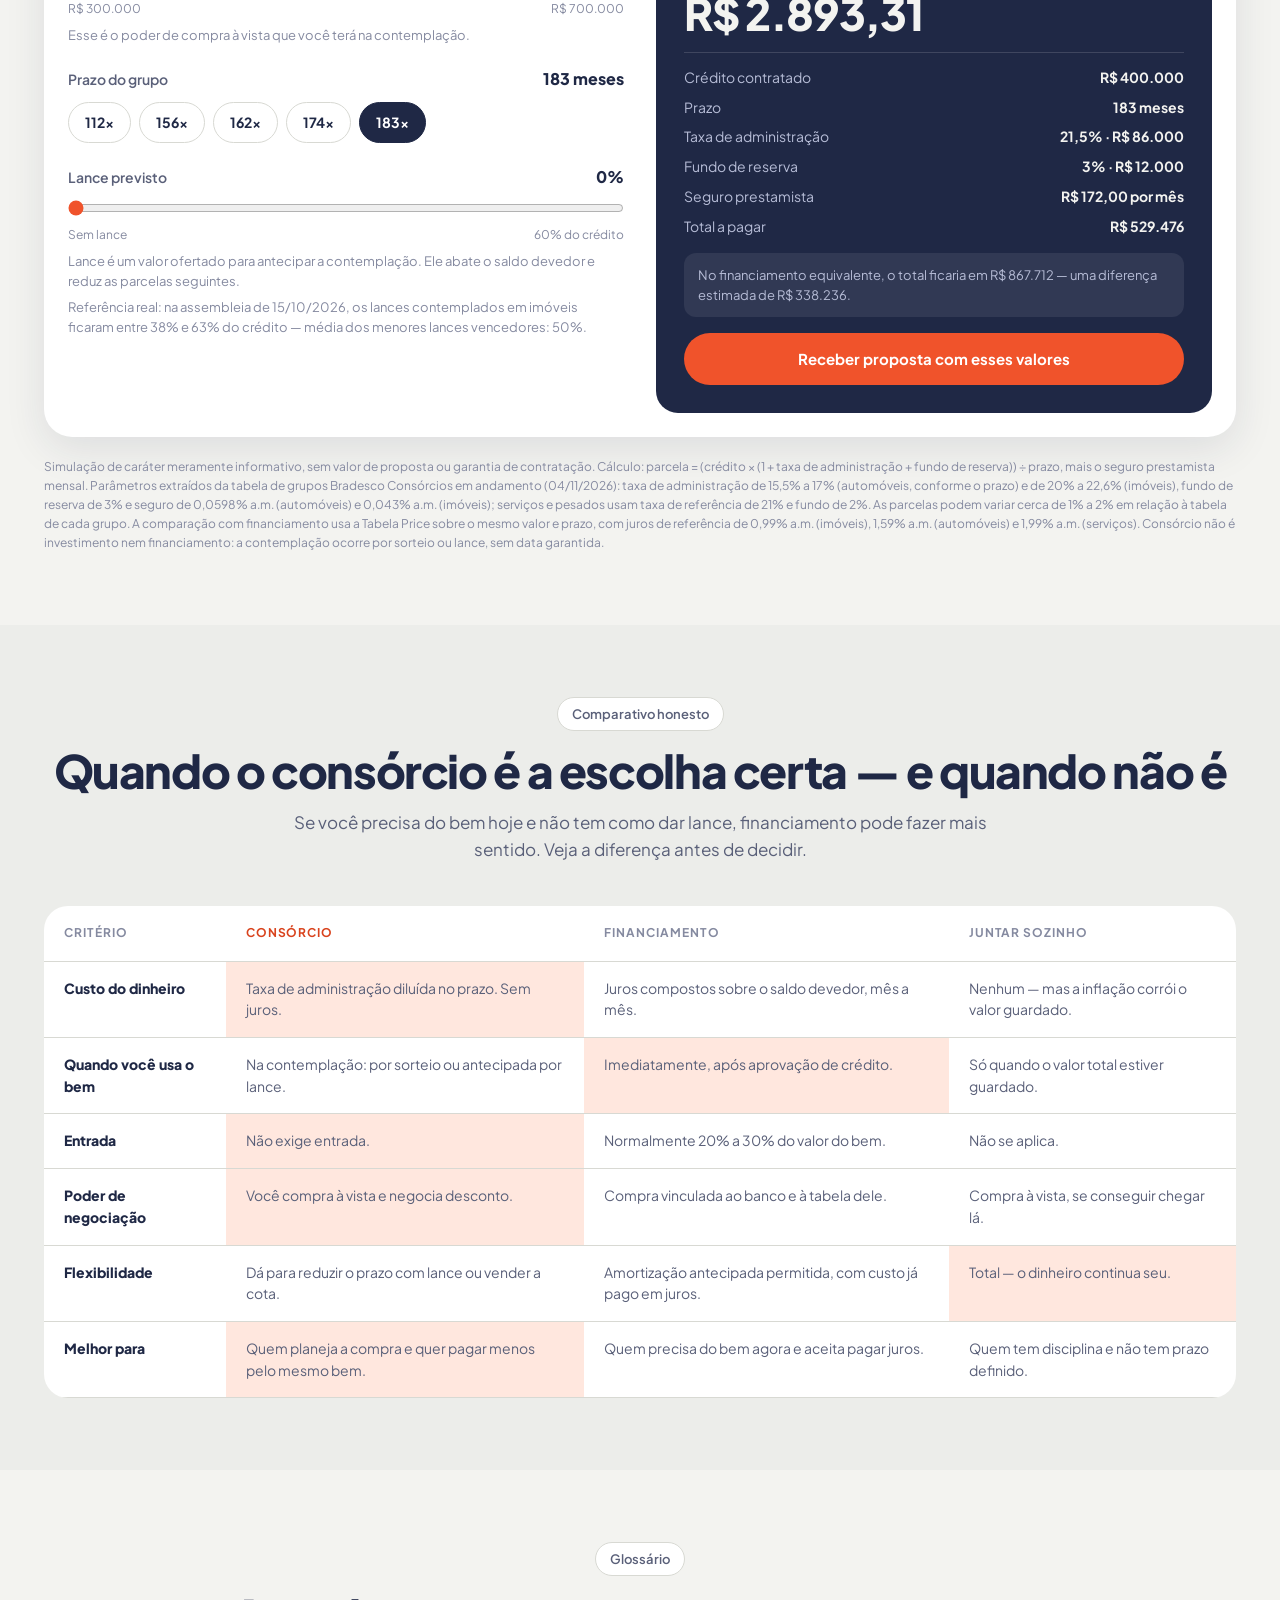
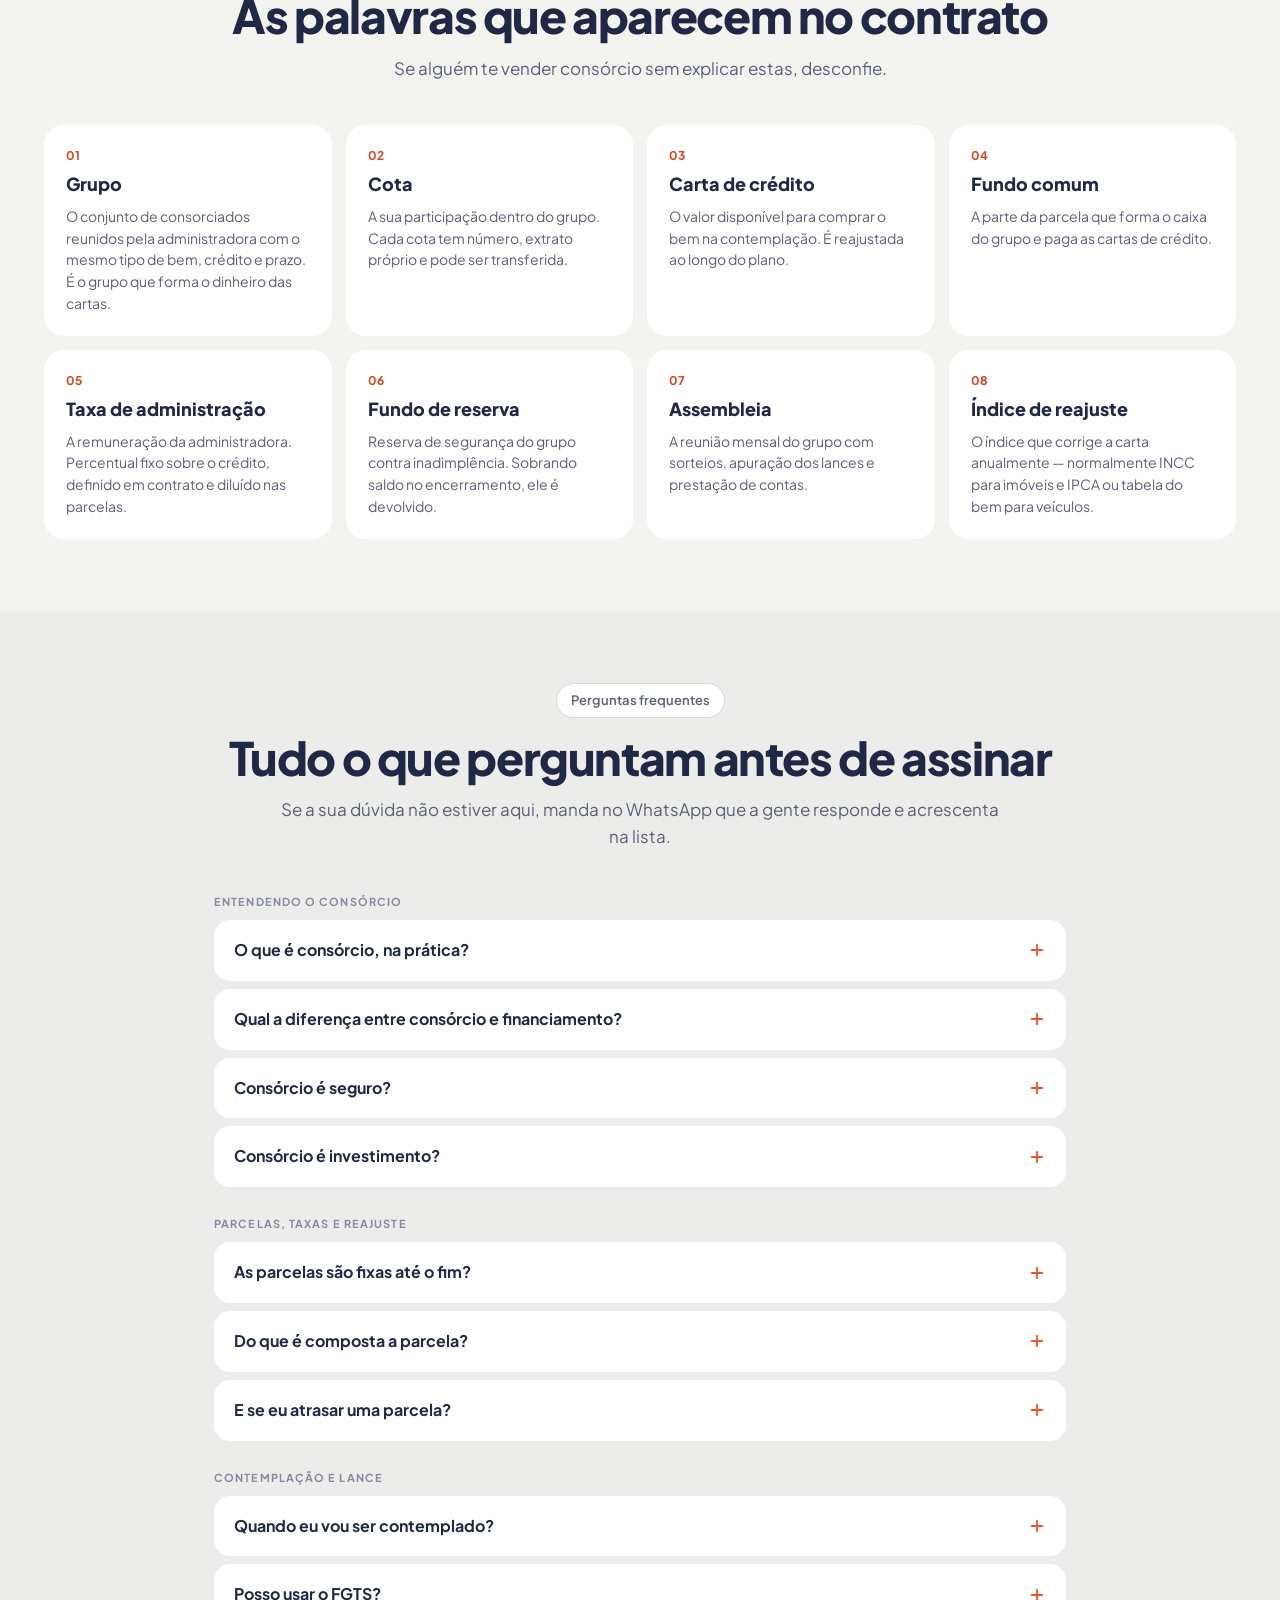
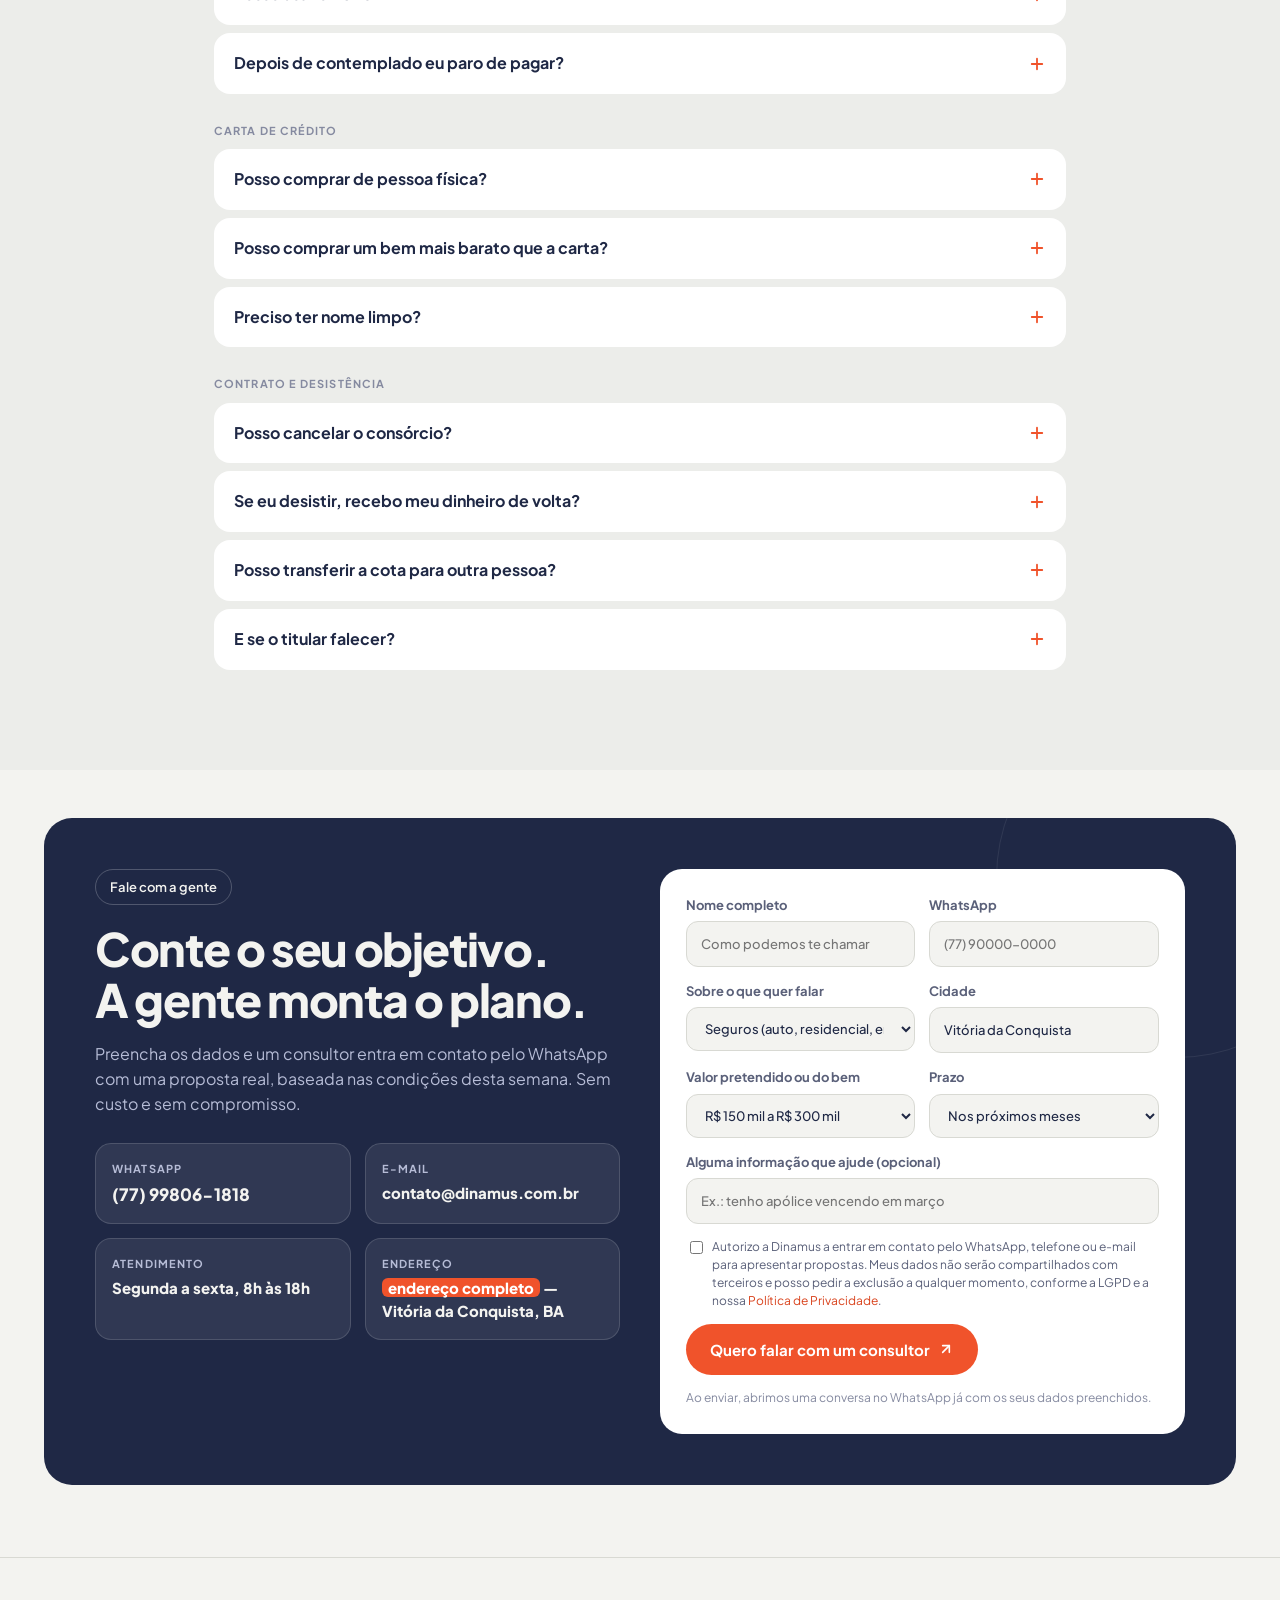
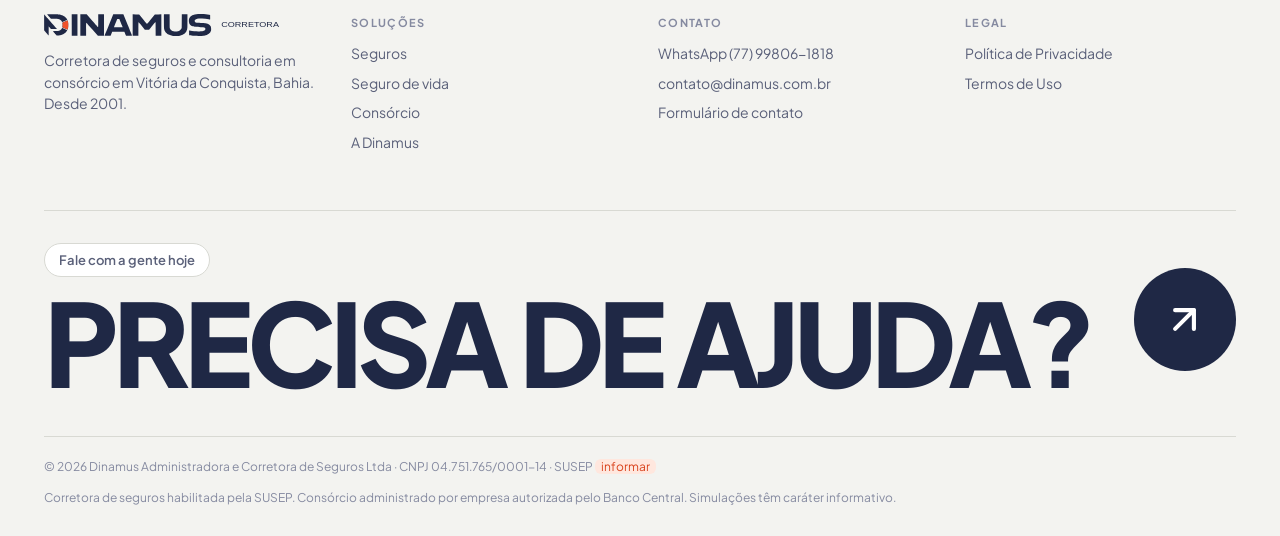
<file: consorcio.html>
<!DOCTYPE html>
<html lang="pt-BR" data-theme="light">
<head>
<meta charset="utf-8">
<meta name="viewport" content="width=device-width, initial-scale=1">
<meta name="description" content="Consórcio de imóveis, automóveis, pesados e serviços em Vitória da Conquista. Sem juros e sem entrada — simule a parcela e o lance na hora.">
<meta name="theme-color" content="#1F2845">
<meta name="robots" content="index, follow">
<meta property="og:type" content="website">
<meta property="og:title" content="Consórcio — Dinamus">
<meta property="og:description" content="Consórcio de imóveis, automóveis, pesados e serviços em Vitória da Conquista. Sem juros e sem entrada — simule a parcela e o lance na hora.">
<meta property="og:locale" content="pt_BR">
<link rel="icon" type="image/svg+xml" href="img/favicon.svg">
<title>Consórcio — Dinamus</title>
<link rel="preconnect" href="https://fonts.googleapis.com">
<link rel="preconnect" href="https://fonts.gstatic.com" crossorigin>
<link rel="stylesheet" href="https://fonts.googleapis.com/css2?family=Plus+Jakarta+Sans:wght@400;500;600;700;800&display=swap">
<link rel="stylesheet" href="assets/style.css">
<script>(function(){var t=null;try{t=localStorage.getItem('dinamus-tema')}catch(e){}
if(t!=='light'&&t!=='dark'){t=window.matchMedia&&matchMedia('(prefers-color-scheme: dark)').matches?'dark':'light'}
document.documentElement.setAttribute('data-theme',t)})();</script>
</head>
<body>
<div class="page">
<div class="shell">
<div class="hero-panel">
  <div class="deco-a" aria-hidden="true"></div><div class="deco-b" aria-hidden="true"></div>
  <div class="deco-c" aria-hidden="true"></div><div class="deco-d" aria-hidden="true"></div>
  <div class="container nav-wrap">
    <div class="navbar">
      <a class="brand" href="index.html" aria-label="Dinamus Seguros — início"><img src="img/logo-white.svg" alt="Dinamus Seguros"></a>
      <nav class="nav-links" aria-label="Principal"><a href="index.html">Início</a><a href="seguros.html">Seguros</a><a href="vida.html">Vida</a><a href="consorcio.html" aria-current="page">Consórcio</a><a href="sobre.html">A Dinamus</a></nav>
      <div class="nav-actions">
        <button type="button" class="iconbtn js-theme" aria-label="Alternar tema"><svg class="icon-sun" width="18" height="18" viewBox="0 0 24 24" fill="none" stroke="currentColor" stroke-width="2" stroke-linecap="round" stroke-linejoin="round" aria-hidden="true"><circle cx="12" cy="12" r="4"></circle><path d="M12 2v2M12 20v2M4.9 4.9l1.4 1.4M17.7 17.7l1.4 1.4M2 12h2M20 12h2M6.3 17.7l-1.4 1.4M19.1 4.9l-1.4 1.4"></path></svg><svg class="icon-moon" width="18" height="18" viewBox="0 0 24 24" fill="none" stroke="currentColor" stroke-width="2" stroke-linecap="round" stroke-linejoin="round" aria-hidden="true"><path d="M12 3a6 6 0 0 0 9 9 9 9 0 1 1-9-9Z"></path></svg></button>
        <a class="btn btn-acc nav-wa" href="https://wa.me/5577998061818" target="_blank" rel="noopener"><svg width="16" height="16" viewBox="0 0 24 24" fill="currentColor" aria-hidden="true"><path d="M12.04 2C6.58 2 2.13 6.45 2.13 11.91c0 1.75.46 3.45 1.32 4.95L2 22l5.25-1.38a9.9 9.9 0 0 0 4.79 1.22h.01c5.46 0 9.9-4.45 9.9-9.91A9.86 9.86 0 0 0 12.04 2m0 18.14a8.2 8.2 0 0 1-4.19-1.15l-.3-.18-3.12.82.83-3.04-.2-.31a8.2 8.2 0 0 1-1.26-4.38c0-4.54 3.7-8.24 8.24-8.24 2.2 0 4.27.86 5.82 2.42a8.18 8.18 0 0 1 2.41 5.83c0 4.54-3.7 8.23-8.23 8.23m4.52-6.16c-.25-.12-1.47-.72-1.69-.81-.23-.08-.39-.12-.56.12-.17.25-.64.81-.78.97-.14.17-.29.19-.54.06-.25-.12-1.05-.39-1.99-1.23-.74-.66-1.23-1.47-1.38-1.72-.14-.25-.02-.38.11-.51.11-.11.25-.29.37-.43.12-.14.16-.25.25-.41.08-.17.04-.31-.02-.43-.06-.12-.56-1.34-.76-1.84-.2-.48-.41-.42-.56-.43h-.48c-.17 0-.43.06-.66.31-.22.25-.86.85-.86 2.07 0 1.22.89 2.4 1.01 2.56.12.17 1.75 2.67 4.23 3.74.59.26 1.05.41 1.41.52.59.19 1.13.16 1.56.1.48-.07 1.47-.6 1.67-1.18.21-.58.21-1.07.14-1.18-.06-.1-.22-.16-.47-.28"/></svg> (77) 99806-1818</a>
        <button type="button" class="menu-btn" aria-expanded="false" aria-label="Menu"><svg class="icon-burger" width="20" height="20" viewBox="0 0 24 24" fill="none" stroke="currentColor" stroke-width="2" stroke-linecap="round" aria-hidden="true"><path d="M4 6h16M4 12h16M4 18h16"></path></svg><svg class="icon-x" width="20" height="20" viewBox="0 0 24 24" fill="none" stroke="currentColor" stroke-width="2" stroke-linecap="round" aria-hidden="true"><path d="M18 6 6 18M6 6l12 12"></path></svg></button>
      </div>
    </div>
    <nav class="mobile-menu" aria-label="Menu"><a href="index.html">Início</a><a href="seguros.html">Seguros</a><a href="vida.html">Vida</a><a href="consorcio.html">Consórcio</a><a href="sobre.html">A Dinamus</a><a class="btn btn-acc" href="https://wa.me/5577998061818" target="_blank" rel="noopener">WhatsApp (77) 99806-1818</a></nav>
  </div>
  <div class="container hero">
<div class="hero-grid">
  <div class="hero-copy">
    <span class="eyebrow-onpanel">Consórcio · sem juros, só taxa de administração</span>
    <h1>Comprar sem juros exige um plano. <em>A gente monta o seu.</em></h1>
    <p class="lede">Imóvel, carro, caminhão ou o serviço que você adiou. Você entra em um grupo, paga uma parcela previsível e usa a carta de crédito à vista quando for contemplado.</p>
    <div class="hero-ctas">
      <a href="#simulador" class="btn btn-acc">Simular minha parcela</a>
      <a href="#como-funciona" class="btn btn-ghost">Como funciona</a>
    </div>
  </div>
  <div class="hero-card">
    <div class="hero-card-head"><span>Grupo em andamento</span><span>mês 096 / 180</span></div>
    <div class="grupo-grid" id="grupo-grid" aria-hidden="true"></div>
    <div class="grupo-legend">
      <span><i class="paid"></i>Parcelas pagas</span>
      <span><i class="win"></i>Contemplações</span>
      <span><i></i>Meses à frente</span>
    </div>
  </div>
</div>
  </div>
</div>
</div>
<main>
<section class="sec sec-first"><div class="container">
  <div class="g-400" style="align-items:start">
    <div style="display:flex;flex-direction:column;gap:16px;align-items:flex-start">
      <span class="eyebrow">Antes de tudo</span>
      <h2 class="h2">O que é consórcio, em uma frase</h2>
      <p style="color:var(--text2);font-size:17px;text-wrap:pretty">É uma forma de parcelar a compra de um bem — imóvel, veículo, máquina ou serviço — sem pagar juros e sem dar entrada. Um grupo com o mesmo objetivo se junta, cada um paga uma parcela por mês, e todo mês um ou mais são contemplados até que todos tenham recebido a carta de crédito.</p>
      <p style="color:var(--text3);font-size:15px">Regido pela Lei nº 11.795/2008. Cada grupo é administrado por uma empresa autorizada e fiscalizada pelo Banco Central. O dinheiro do grupo não se mistura com o caixa da administradora.</p>
    </div>
    <div class="g-220"><div class="vant-card"><div class="ic"><svg width="18" height="18" viewBox="0 0 24 24" fill="none" stroke="currentColor" stroke-width="2.5" stroke-linecap="round" stroke-linejoin="round" aria-hidden="true"><path d="M20 6 9 17l-5-5"></path></svg></div><b>Sem juros</b><p>Você paga o valor do bem mais a taxa de administração e o fundo de reserva. Não há juros sobre saldo devedor.</p></div><div class="vant-card"><div class="ic"><svg width="18" height="18" viewBox="0 0 24 24" fill="none" stroke="currentColor" stroke-width="2.5" stroke-linecap="round" stroke-linejoin="round" aria-hidden="true"><path d="M20 6 9 17l-5-5"></path></svg></div><b>Sem entrada</b><p>Não é preciso ter uma quantia guardada. A primeira parcela já coloca você no grupo.</p></div><div class="vant-card"><div class="ic"><svg width="18" height="18" viewBox="0 0 24 24" fill="none" stroke="currentColor" stroke-width="2.5" stroke-linecap="round" stroke-linejoin="round" aria-hidden="true"><path d="M20 6 9 17l-5-5"></path></svg></div><b>Sem conta em banco</b><p>Você não precisa ser correntista. Basta documentação regular e capacidade de pagamento.</p></div><div class="vant-card"><div class="ic"><svg width="18" height="18" viewBox="0 0 24 24" fill="none" stroke="currentColor" stroke-width="2.5" stroke-linecap="round" stroke-linejoin="round" aria-hidden="true"><path d="M20 6 9 17l-5-5"></path></svg></div><b>Poder de compra à vista</b><p>Na contemplação você negocia como quem paga à vista — porque paga.</p></div></div>
  </div>
</div></section>

<section class="sec sec-alt"><div class="container">
  <div class="sec-head"><span class="eyebrow">Modalidades</span><h2 class="h2">O que dá para comprar com carta de crédito</h2><p class="lede">A carta é dinheiro à vista dentro da categoria contratada. Dentro dela, você escolhe o bem — novo ou usado, de loja ou de particular.</p></div>
  <div class="g-300"><article class="tile">
  <div class="tile-img"><img src="img/casa.jpg" alt="Casa" loading="lazy" decoding="async" style="width:100%;height:100%;object-fit:cover"></div>
  <div class="tile-body">
    <h3>Imóveis</h3><div class="cov">Grupos atuais com cartas de R$ 300 mil a R$ 700 mil · prazos de até 183 meses</div><p>Casa, apartamento, sala comercial, terreno, sítio ou fazenda. Também cobre construção, reforma ampla e quitação de financiamento.</p>
    <ul style="margin:6px 0 0;padding:0;list-style:none;display:flex;flex-direction:column;gap:4px;font-size:13px;color:var(--text2)"><li style="display:flex;gap:8px"><span style="color:var(--acc);font-weight:800">·</span>Imóvel novo, usado ou na planta</li><li style="display:flex;gap:8px"><span style="color:var(--acc);font-weight:800">·</span>Construção e reforma</li><li style="display:flex;gap:8px"><span style="color:var(--acc);font-weight:800">·</span>FGTS aceito como lance ou complemento</li></ul>
    <button type="button" class="card-link js-goseg" data-seg="imoveis" style="background:none;border:none;padding-left:0;text-align:left">Simular imóvel <svg width="14" height="14" viewBox="0 0 24 24" fill="none" stroke="currentColor" stroke-width="2.4" stroke-linecap="round" stroke-linejoin="round" aria-hidden="true"><path d="M7 7h10v10"></path><path d="M7 17 17 7"></path></svg></button>
  </div>
</article><article class="tile">
  <div class="tile-img"><img src="img/carroext.jpg" alt="Carro" loading="lazy" decoding="async" style="width:100%;height:100%;object-fit:cover"></div>
  <div class="tile-body">
    <h3>Automóveis</h3><div class="cov">Grupos atuais com cartas de R$ 100 mil a R$ 125 mil · prazos de 55 a 94 meses</div><p>Carro zero, seminovo ou usado dentro do limite de idade da administradora, de qualquer marca. Também vale para blindados e quitação de financiamento.</p>
    <ul style="margin:6px 0 0;padding:0;list-style:none;display:flex;flex-direction:column;gap:4px;font-size:13px;color:var(--text2)"><li style="display:flex;gap:8px"><span style="color:var(--acc);font-weight:800">·</span>0km de qualquer montadora</li><li style="display:flex;gap:8px"><span style="color:var(--acc);font-weight:800">·</span>Seminovos e usados</li><li style="display:flex;gap:8px"><span style="color:var(--acc);font-weight:800">·</span>Quitação de financiamento</li></ul>
    <button type="button" class="card-link js-goseg" data-seg="autos" style="background:none;border:none;padding-left:0;text-align:left">Simular automóvel <svg width="14" height="14" viewBox="0 0 24 24" fill="none" stroke="currentColor" stroke-width="2.4" stroke-linecap="round" stroke-linejoin="round" aria-hidden="true"><path d="M7 7h10v10"></path><path d="M7 17 17 7"></path></svg></button>
  </div>
</article><article class="tile">
  <div class="tile-img"><img src="img/moto.jpg" alt="Moto" loading="lazy" decoding="async" style="width:100%;height:100%;object-fit:cover"></div>
  <div class="tile-body">
    <h3>Motos</h3><div class="cov">Créditos a partir de R$ 10 mil</div><p>Motocicletas zero ou seminovas, incluindo maior cilindrada. A porta de entrada mais barata do consórcio, com os prazos mais curtos.</p>
    <ul style="margin:6px 0 0;padding:0;list-style:none;display:flex;flex-direction:column;gap:4px;font-size:13px;color:var(--text2)"><li style="display:flex;gap:8px"><span style="color:var(--acc);font-weight:800">·</span>Moto 0km ou seminova</li><li style="display:flex;gap:8px"><span style="color:var(--acc);font-weight:800">·</span>Parcelas de menor valor</li><li style="display:flex;gap:8px"><span style="color:var(--acc);font-weight:800">·</span>Prazos curtos</li></ul>
    <button type="button" class="card-link js-goseg" data-seg="servicos" style="background:none;border:none;padding-left:0;text-align:left">Simular moto <svg width="14" height="14" viewBox="0 0 24 24" fill="none" stroke="currentColor" stroke-width="2.4" stroke-linecap="round" stroke-linejoin="round" aria-hidden="true"><path d="M7 7h10v10"></path><path d="M7 17 17 7"></path></svg></button>
  </div>
</article><article class="tile">
  <div class="tile-img"><img src="img/caminhao.jpg" alt="Caminhão" loading="lazy" decoding="async" style="width:100%;height:100%;object-fit:cover"></div>
  <div class="tile-body">
    <h3>Caminhões, ônibus e utilitários</h3><div class="cov">Créditos até R$ 800 mil</div><p>Caminhão, cavalo mecânico, carreta, implemento, van, furgão ou picape de trabalho. Para autônomo ou frota.</p>
    <ul style="margin:6px 0 0;padding:0;list-style:none;display:flex;flex-direction:column;gap:4px;font-size:13px;color:var(--text2)"><li style="display:flex;gap:8px"><span style="color:var(--acc);font-weight:800">·</span>Caminhões e cavalos mecânicos</li><li style="display:flex;gap:8px"><span style="color:var(--acc);font-weight:800">·</span>Carretas e implementos</li><li style="display:flex;gap:8px"><span style="color:var(--acc);font-weight:800">·</span>Vans, furgões e picapes</li></ul>
    <button type="button" class="card-link js-goseg" data-seg="servicos" style="background:none;border:none;padding-left:0;text-align:left">Simular pesados <svg width="14" height="14" viewBox="0 0 24 24" fill="none" stroke="currentColor" stroke-width="2.4" stroke-linecap="round" stroke-linejoin="round" aria-hidden="true"><path d="M7 7h10v10"></path><path d="M7 17 17 7"></path></svg></button>
  </div>
</article><article class="tile">
  <div class="tile-img"><img src="img/trator.jpg" alt="Trator" loading="lazy" decoding="async" style="width:100%;height:100%;object-fit:cover"></div>
  <div class="tile-body">
    <h3>Agronegócio</h3><div class="cov">Máquinas, implementos e estrutura</div><p>Trator, colheitadeira, pulverizador, irrigação, silo, galpão e benfeitoria. Prazos mais longos para a estrutura fixa.</p>
    <ul style="margin:6px 0 0;padding:0;list-style:none;display:flex;flex-direction:column;gap:4px;font-size:13px;color:var(--text2)"><li style="display:flex;gap:8px"><span style="color:var(--acc);font-weight:800">·</span>Tratores e implementos</li><li style="display:flex;gap:8px"><span style="color:var(--acc);font-weight:800">·</span>Colheitadeiras e pulverizadores</li><li style="display:flex;gap:8px"><span style="color:var(--acc);font-weight:800">·</span>Silos, galpões e irrigação</li></ul>
    <a href="#contato" class="card-link js-prefill" data-assunto="Consórcio">Falar sobre agro <svg width="14" height="14" viewBox="0 0 24 24" fill="none" stroke="currentColor" stroke-width="2.4" stroke-linecap="round" stroke-linejoin="round" aria-hidden="true"><path d="M7 7h10v10"></path><path d="M7 17 17 7"></path></svg></a>
  </div>
</article><article class="tile">
  <div class="tile-img"><img src="img/solar.jpg" alt="Painéis solares" loading="lazy" decoding="async" style="width:100%;height:100%;object-fit:cover"></div>
  <div class="tile-body">
    <h3>Serviços e outros bens</h3><div class="cov">Créditos a partir de R$ 10 mil</div><p>Energia solar, reforma, viagem, casamento, formatura, tratamento de saúde. Também equipamentos e estrutura para o negócio.</p>
    <ul style="margin:6px 0 0;padding:0;list-style:none;display:flex;flex-direction:column;gap:4px;font-size:13px;color:var(--text2)"><li style="display:flex;gap:8px"><span style="color:var(--acc);font-weight:800">·</span>Energia solar e reformas</li><li style="display:flex;gap:8px"><span style="color:var(--acc);font-weight:800">·</span>Viagens, formatura e casamento</li><li style="display:flex;gap:8px"><span style="color:var(--acc);font-weight:800">·</span>Equipamentos do negócio</li></ul>
    <button type="button" class="card-link js-goseg" data-seg="servicos" style="background:none;border:none;padding-left:0;text-align:left">Simular serviços <svg width="14" height="14" viewBox="0 0 24 24" fill="none" stroke="currentColor" stroke-width="2.4" stroke-linecap="round" stroke-linejoin="round" aria-hidden="true"><path d="M7 7h10v10"></path><path d="M7 17 17 7"></path></svg></button>
  </div>
</article></div>
  <p class="disclaimer" style="margin-top:24px;max-width:90ch">Créditos, prazos, idade máxima do bem usado e regras de uso da carta variam conforme a administradora e o grupo aberto no momento da contratação. Embarcações, aeronaves e bens de maior porte podem ser atendidos sob consulta.</p>
</div></section>

<section id="como-funciona" class="sec"><div class="container">
  <div class="sec-head"><span class="eyebrow">Do primeiro contato à prestação de contas</span><h2 class="h2">As seis etapas de um consórcio</h2></div>
  <div class="g-300" style="gap:16px"><div class="etapa-card"><div class="n">01</div><h3>Simulação</h3><p>Você parte do valor do bem ou da parcela que cabe no orçamento. A gente monta as duas contas e mostra qual grupo atende.</p></div><div class="etapa-card"><div class="n">02</div><h3>Contratação</h3><p>Proposta e contrato assinados, com todas as condições por escrito: taxa, fundo de reserva, seguro, índice de reajuste e prazo.</p></div><div class="etapa-card"><div class="n">03</div><h3>Assembleias</h3><p>Uma vez por mês o grupo se reúne e são anunciadas as contemplações. Você recebe o resultado e o extrato da sua cota.</p></div><div class="etapa-card"><div class="n">04</div><h3>Lance</h3><p>Se quiser antecipar, oferta um lance na assembleia. Vence o maior percentual; o valor abate o saldo devedor.</p></div><div class="etapa-card dark-card"><div class="n">05</div><h3>Contemplação</h3><p>Com a carta liberada e o crédito aprovado, você compra o bem à vista e segue pagando as parcelas restantes.</p></div><div class="etapa-card"><div class="n">06</div><h3>Encerramento</h3><p>Depois da última assembleia, a administradora presta contas e devolve eventuais saldos de fundo de reserva.</p></div></div>
</div></section>

<section class="sec sec-alt"><div class="container">
  <div class="g-400" style="align-items:start">
    <div style="display:flex;flex-direction:column;gap:16px;align-items:flex-start">
      <span class="eyebrow">O momento que todo mundo espera</span>
      <h2 class="h2">Contemplação: sorteio ou lance</h2>
      <p style="color:var(--text2);font-size:17px;text-wrap:pretty">Toda assembleia contempla. O que muda é como você chega lá — esperando o sorteio, que é gratuito, ou ofertando um lance, que custa dinheiro mas encurta o caminho.</p>
      <p style="color:var(--text3);font-size:15px">Ninguém pode garantir data de contemplação: nem a administradora, nem a Dinamus. Quem promete data está mentindo. O que dá para fazer é planejar a estratégia de lance a partir do seu prazo real. Para calibrar: na assembleia Bradesco de 15/10/2026, o menor lance contemplado foi de 22% no automóvel e de 38% no imóvel.</p>
      <a href="#simulador" class="btn btn-ink" style="padding:14px 22px">Simular com lance</a>
    </div>
    <div style="display:flex;flex-direction:column;gap:12px"><div class="lance-row"><i></i><div><div style="font-weight:800">Sorteio</div><p>Gratuito e por sorte. Todo consorciado em dia participa de todas as assembleias.</p></div></div><div class="lance-row"><i></i><div><div style="font-weight:800">Lance livre</div><p>Você oferta um percentual do crédito. Vence quem ofertar o maior naquela assembleia.</p></div></div><div class="lance-row"><i></i><div><div style="font-weight:800">Lance embutido</div><p>Parte do lance sai da própria carta. Você recebe um crédito menor, mas antecipa sem desembolso.</p></div></div><div class="lance-row"><i></i><div><div style="font-weight:800">Lance com FGTS</div><p>No consórcio de imóveis, o saldo do FGTS pode dar lance ou complementar a carta.</p></div></div><div class="lance-row"><i></i><div><div style="font-weight:800">O que o lance faz com a parcela</div><p>Abate o saldo devedor. Você escolhe reduzir as parcelas seguintes ou encurtar o prazo.</p></div></div><div class="lance-row"><i></i><div><div style="font-weight:800">Depois de contemplado</div><p>As parcelas continuam até o fim do plano — a contemplação antecipa o uso do dinheiro, não encerra o contrato.</p></div></div></div>
  </div>
</div></section>

<section id="simulador" class="sec"><div class="container">
  <div class="sec-head"><span class="eyebrow">Simulador</span><h2 class="h2">Quanto ficaria a sua parcela</h2><p class="lede">Mexa no valor do crédito e no prazo. O cálculo usa as condições reais dos grupos Bradesco Consórcios em andamento (taxas, prazos e seguro da tabela de 04/11/2026) — a proposta formal sai com o grupo disponível no dia.</p></div>
  <div class="sim" id="sim-consorcio">
    <div class="tabs" role="tablist" aria-label="Modalidade">
      <button type="button" class="tab" role="tab" data-key="imoveis" aria-selected="true">Imóveis</button>
      <button type="button" class="tab" role="tab" data-key="autos" aria-selected="false">Automóveis</button>
      <button type="button" class="tab" role="tab" data-key="servicos" aria-selected="false">Serviços e pesados</button>
    </div>
    <div class="g-340 sim-cols">
      <div class="sim-fields">
        <div>
          <div class="range-head"><label for="credito">Valor do crédito</label><output id="cVOut"></output></div>
          <input id="credito" type="range">
          <div class="range-ends"><span id="cMinTxt"></span><span id="cMaxTxt"></span></div>
          <p class="range-help">Esse é o poder de compra à vista que você terá na contemplação.</p>
        </div>
        <div>
          <div class="range-head"><span class="rlabel">Prazo do grupo</span><output id="cPOut"></output></div>
          <div class="chips" id="cPrazos" role="group" aria-label="Prazo em meses"></div>
        </div>
        <div>
          <div class="range-head"><label for="lance">Lance previsto</label><output id="cLOut"></output></div>
          <input id="lance" type="range" min="0" max="60" step="5" value="0">
          <div class="range-ends"><span>Sem lance</span><span>60% do crédito</span></div>
          <p class="range-help">Lance é um valor ofertado para antecipar a contemplação. Ele abate o saldo devedor e reduz as parcelas seguintes.</p>
          <p class="range-help" id="cLanceInfo" aria-live="polite"></p>
        </div>
      </div>
      <div class="result" aria-live="polite">
        <div><div class="result-label">Parcela estimada</div><div class="result-num" id="cParcela"></div></div>
        <div class="result-rows" id="cRows"></div>
        <p class="result-note" id="cCompare"></p>
        <a href="#contato" class="btn btn-acc js-prefill" id="cProposta" data-assunto="Consórcio" style="padding:14px 22px">Receber proposta com esses valores</a>
      </div>
    </div>
  </div>
  <p class="disclaimer">Simulação de caráter meramente informativo, sem valor de proposta ou garantia de contratação. Cálculo: parcela = (crédito × (1 + taxa de administração + fundo de reserva)) ÷ prazo, mais o seguro prestamista mensal. Parâmetros extraídos da tabela de grupos Bradesco Consórcios em andamento (04/11/2026): taxa de administração de 15,5% a 17% (automóveis, conforme o prazo) e de 20% a 22,6% (imóveis), fundo de reserva de 3% e seguro de 0,0598% a.m. (automóveis) e 0,043% a.m. (imóveis); serviços e pesados usam taxa de referência de 21% e fundo de 2%. As parcelas podem variar cerca de 1% a 2% em relação à tabela de cada grupo. A comparação com financiamento usa a Tabela Price sobre o mesmo valor e prazo, com juros de referência de 0,99% a.m. (imóveis), 1,59% a.m. (automóveis) e 1,99% a.m. (serviços). Consórcio não é investimento nem financiamento: a contemplação ocorre por sorteio ou lance, sem data garantida.</p>
</div></section>

<section class="sec sec-alt"><div class="container">
  <div class="sec-head"><span class="eyebrow">Comparativo honesto</span><h2 class="h2">Quando o consórcio é a escolha certa — e quando não é</h2><p class="lede">Se você precisa do bem hoje e não tem como dar lance, financiamento pode fazer mais sentido. Veja a diferença antes de decidir.</p></div>
  <div class="table-scroll">
    <table>
      <thead><tr><th scope="col">Critério</th><th scope="col" class="th-acc">Consórcio</th><th scope="col">Financiamento</th><th scope="col">Juntar sozinho</th></tr></thead>
      <tbody><tr><th scope="row">Custo do dinheiro</th><td class="win">Taxa de administração diluída no prazo. Sem juros.</td><td>Juros compostos sobre o saldo devedor, mês a mês.</td><td>Nenhum — mas a inflação corrói o valor guardado.</td></tr><tr><th scope="row">Quando você usa o bem</th><td>Na contemplação: por sorteio ou antecipada por lance.</td><td class="win">Imediatamente, após aprovação de crédito.</td><td>Só quando o valor total estiver guardado.</td></tr><tr><th scope="row">Entrada</th><td class="win">Não exige entrada.</td><td>Normalmente 20% a 30% do valor do bem.</td><td>Não se aplica.</td></tr><tr><th scope="row">Poder de negociação</th><td class="win">Você compra à vista e negocia desconto.</td><td>Compra vinculada ao banco e à tabela dele.</td><td>Compra à vista, se conseguir chegar lá.</td></tr><tr><th scope="row">Flexibilidade</th><td>Dá para reduzir o prazo com lance ou vender a cota.</td><td>Amortização antecipada permitida, com custo já pago em juros.</td><td class="win">Total — o dinheiro continua seu.</td></tr><tr><th scope="row">Melhor para</th><td class="win">Quem planeja a compra e quer pagar menos pelo mesmo bem.</td><td>Quem precisa do bem agora e aceita pagar juros.</td><td>Quem tem disciplina e não tem prazo definido.</td></tr></tbody>
    </table>
  </div>
</div></section>

<section class="sec"><div class="container">
  <div class="sec-head"><span class="eyebrow">Glossário</span><h2 class="h2">As palavras que aparecem no contrato</h2><p class="lede">Se alguém te vender consórcio sem explicar estas, desconfie.</p></div>
  <div class="g-260"><div class="gloss-card"><div class="n">01</div><b>Grupo</b><p>O conjunto de consorciados reunidos pela administradora com o mesmo tipo de bem, crédito e prazo. É o grupo que forma o dinheiro das cartas.</p></div><div class="gloss-card"><div class="n">02</div><b>Cota</b><p>A sua participação dentro do grupo. Cada cota tem número, extrato próprio e pode ser transferida.</p></div><div class="gloss-card"><div class="n">03</div><b>Carta de crédito</b><p>O valor disponível para comprar o bem na contemplação. É reajustada ao longo do plano.</p></div><div class="gloss-card"><div class="n">04</div><b>Fundo comum</b><p>A parte da parcela que forma o caixa do grupo e paga as cartas de crédito.</p></div><div class="gloss-card"><div class="n">05</div><b>Taxa de administração</b><p>A remuneração da administradora. Percentual fixo sobre o crédito, definido em contrato e diluído nas parcelas.</p></div><div class="gloss-card"><div class="n">06</div><b>Fundo de reserva</b><p>Reserva de segurança do grupo contra inadimplência. Sobrando saldo no encerramento, ele é devolvido.</p></div><div class="gloss-card"><div class="n">07</div><b>Assembleia</b><p>A reunião mensal do grupo com sorteios, apuração dos lances e prestação de contas.</p></div><div class="gloss-card"><div class="n">08</div><b>Índice de reajuste</b><p>O índice que corrige a carta anualmente — normalmente INCC para imóveis e IPCA ou tabela do bem para veículos.</p></div></div>
</div></section>

<section class="sec sec-alt"><div class="container" style="max-width:900px">
  <div class="sec-head"><span class="eyebrow">Perguntas frequentes</span><h2 class="h2">Tudo o que perguntam antes de assinar</h2><p class="lede">Se a sua dúvida não estiver aqui, manda no WhatsApp que a gente responde e acrescenta na lista.</p></div><div class="faq-group"><span class="kicker">Entendendo o consórcio</span><div class="faq"><details><summary>O que é consórcio, na prática?<svg width="18" height="18" viewBox="0 0 24 24" fill="none" stroke="currentColor" stroke-width="2.4" stroke-linecap="round" aria-hidden="true"><path d="M12 5v14M5 12h14"></path></svg></summary><p>É um jeito de parcelar a compra de um bem sem pagar juros e sem dar entrada. Um grupo com o mesmo objetivo é reunido por uma administradora; cada um paga uma parcela mensal e, a cada assembleia, um ou mais são contemplados. Até o fim do plano, todos recebem o valor integral da carta.</p></details><details><summary>Qual a diferença entre consórcio e financiamento?<svg width="18" height="18" viewBox="0 0 24 24" fill="none" stroke="currentColor" stroke-width="2.4" stroke-linecap="round" aria-hidden="true"><path d="M12 5v14M5 12h14"></path></svg></summary><p>No financiamento você leva o bem hoje e paga juros compostos até o fim, normalmente com entrada de 20% a 30%. No consórcio não há juros nem entrada, mas você usa o bem quando for contemplado. Financiamento é para quem precisa agora; consórcio é para quem planeja.</p></details><details><summary>Consórcio é seguro?<svg width="18" height="18" viewBox="0 0 24 24" fill="none" stroke="currentColor" stroke-width="2.4" stroke-linecap="round" aria-hidden="true"><path d="M12 5v14M5 12h14"></path></svg></summary><p>É regido pela Lei nº 11.795/2008 e as administradoras são autorizadas e fiscalizadas pelo Banco Central. Os recursos do grupo são segregados do patrimônio da administradora. Antes de contratar, confira o nome dela na lista do Banco Central.</p></details><details><summary>Consórcio é investimento?<svg width="18" height="18" viewBox="0 0 24 24" fill="none" stroke="currentColor" stroke-width="2.4" stroke-linecap="round" aria-hidden="true"><path d="M12 5v14M5 12h14"></path></svg></summary><p>Não, e desconfie de quem vender assim. É um instrumento de compra planejada: não há rentabilidade prometida. O benefício é comprar o mesmo bem pagando menos do que pagaria com juros.</p></details></div></div><div class="faq-group"><span class="kicker">Parcelas, taxas e reajuste</span><div class="faq"><details><summary>As parcelas são fixas até o fim?<svg width="18" height="18" viewBox="0 0 24 24" fill="none" stroke="currentColor" stroke-width="2.4" stroke-linecap="round" aria-hidden="true"><path d="M12 5v14M5 12h14"></path></svg></summary><p>Não. A carta é reajustada uma vez por ano por um índice previsto em contrato — INCC para imóveis, IPCA ou tabela do bem para veículos. Como a parcela é um percentual do crédito, ela acompanha o reajuste.</p></details><details><summary>Do que é composta a parcela?<svg width="18" height="18" viewBox="0 0 24 24" fill="none" stroke="currentColor" stroke-width="2.4" stroke-linecap="round" aria-hidden="true"><path d="M12 5v14M5 12h14"></path></svg></summary><p>Fundo comum (forma as cartas), taxa de administração (remunera a administradora) e fundo de reserva (protege contra inadimplência). Alguns planos incluem seguro prestamista.</p></details><details><summary>E se eu atrasar uma parcela?<svg width="18" height="18" viewBox="0 0 24 24" fill="none" stroke="currentColor" stroke-width="2.4" stroke-linecap="round" aria-hidden="true"><path d="M12 5v14M5 12h14"></path></svg></summary><p>Você continua no grupo, mas paga multa e correção e deixa de participar dos sorteios até regularizar. Atraso prolongado leva à exclusão. Se apertou, avise a gente antes de vencer.</p></details></div></div><div class="faq-group"><span class="kicker">Contemplação e lance</span><div class="faq"><details><summary>Quando eu vou ser contemplado?<svg width="18" height="18" viewBox="0 0 24 24" fill="none" stroke="currentColor" stroke-width="2.4" stroke-linecap="round" aria-hidden="true"><path d="M12 5v14M5 12h14"></path></svg></summary><p>Não há data garantida, e ninguém pode prometer uma. Se você tem prazo definido, a estratégia correta é planejar um lance desde a contratação.</p></details><details><summary>Posso usar o FGTS?<svg width="18" height="18" viewBox="0 0 24 24" fill="none" stroke="currentColor" stroke-width="2.4" stroke-linecap="round" aria-hidden="true"><path d="M12 5v14M5 12h14"></path></svg></summary><p>No consórcio de imóveis, sim: para lance, complemento da carta ou amortização, respeitadas as regras do fundo.</p></details><details><summary>Depois de contemplado eu paro de pagar?<svg width="18" height="18" viewBox="0 0 24 24" fill="none" stroke="currentColor" stroke-width="2.4" stroke-linecap="round" aria-hidden="true"><path d="M12 5v14M5 12h14"></path></svg></summary><p>Não. Você continua pagando as parcelas restantes, e o bem costuma ficar alienado à administradora como garantia até a quitação.</p></details></div></div><div class="faq-group"><span class="kicker">Carta de crédito</span><div class="faq"><details><summary>Posso comprar de pessoa física?<svg width="18" height="18" viewBox="0 0 24 24" fill="none" stroke="currentColor" stroke-width="2.4" stroke-linecap="round" aria-hidden="true"><path d="M12 5v14M5 12h14"></path></svg></summary><p>Sim, na maioria dos casos. O bem passa por avaliação e a documentação precisa estar regular. Costuma render o melhor desconto, por ser pagamento à vista.</p></details><details><summary>Posso comprar um bem mais barato que a carta?<svg width="18" height="18" viewBox="0 0 24 24" fill="none" stroke="currentColor" stroke-width="2.4" stroke-linecap="round" aria-hidden="true"><path d="M12 5v14M5 12h14"></path></svg></summary><p>Pode. A diferença normalmente amortiza o saldo devedor. Algumas administradoras liberam parte em dinheiro dentro de limites.</p></details><details><summary>Preciso ter nome limpo?<svg width="18" height="18" viewBox="0 0 24 24" fill="none" stroke="currentColor" stroke-width="2.4" stroke-linecap="round" aria-hidden="true"><path d="M12 5v14M5 12h14"></path></svg></summary><p>Para entrar no grupo a análise é simples. A análise de crédito completa acontece na contemplação, quando a administradora pode exigir garantias ou avalista.</p></details></div></div><div class="faq-group"><span class="kicker">Contrato e desistência</span><div class="faq"><details><summary>Posso cancelar o consórcio?<svg width="18" height="18" viewBox="0 0 24 24" fill="none" stroke="currentColor" stroke-width="2.4" stroke-linecap="round" aria-hidden="true"><path d="M12 5v14M5 12h14"></path></svg></summary><p>Pode, desde que a cota não tenha sido contemplada. Nos sete primeiros dias, em contratação fora do estabelecimento, vale o direito de arrependimento do CDC.</p></details><details><summary>Se eu desistir, recebo meu dinheiro de volta?<svg width="18" height="18" viewBox="0 0 24 24" fill="none" stroke="currentColor" stroke-width="2.4" stroke-linecap="round" aria-hidden="true"><path d="M12 5v14M5 12h14"></path></svg></summary><p>Sim, conforme a Lei nº 11.795/2008 e o contrato — em geral após sorteio da cota excluída ou no encerramento do grupo, com descontos previstos. Quase sempre é mais vantajoso transferir a cota, e a gente ajuda nisso.</p></details><details><summary>Posso transferir a cota para outra pessoa?<svg width="18" height="18" viewBox="0 0 24 24" fill="none" stroke="currentColor" stroke-width="2.4" stroke-linecap="round" aria-hidden="true"><path d="M12 5v14M5 12h14"></path></svg></summary><p>Pode. O novo titular passa por análise cadastral e assume o contrato no ponto em que está.</p></details><details><summary>E se o titular falecer?<svg width="18" height="18" viewBox="0 0 24 24" fill="none" stroke="currentColor" stroke-width="2.4" stroke-linecap="round" aria-hidden="true"><path d="M12 5v14M5 12h14"></path></svg></summary><p>Com seguro prestamista, o saldo é quitado e a carta vai aos herdeiros. Sem seguro, a cota entra no espólio.</p></details></div></div>
</div></section>
</main>
<section id="contato" class="container" style="padding:48px 24px 72px;width:100%">
  <div class="contact-band">
    <div class="deco-ring" aria-hidden="true"></div>
    <div class="contact-info">
      <span class="eyebrow-onpanel">Fale com a gente</span>
      <h2 class="h2">Conte o seu objetivo. A gente monta o plano.</h2>
      <p class="lede">Preencha os dados e um consultor entra em contato pelo WhatsApp com uma proposta real, baseada nas condições desta semana. Sem custo e sem compromisso.</p>
      <div class="contact-cards">
        <div><div class="kicker">WhatsApp</div><a class="big" href="https://wa.me/5577998061818" target="_blank" rel="noopener">(77) 99806-1818</a></div>
        <div><div class="kicker">E-mail</div><a href="mailto:contato@dinamus.com.br">contato@dinamus.com.br</a></div>
        <div><div class="kicker">Atendimento</div><div class="val">Segunda a sexta, 8h às 18h</div></div>
        <div><div class="kicker">Endereço</div><div class="val"><span class="marker-inv">endereço completo</span> — Vitória da Conquista, BA</div></div>
      </div>
    </div>
    <form id="form-contato" class="contact-form" novalidate>
      <div class="form-row">
        <label>Nome completo<input type="text" name="nome" autocomplete="name" placeholder="Como podemos te chamar"></label>
        <label>WhatsApp<input type="tel" name="whats" autocomplete="tel" placeholder="(77) 90000-0000"></label>
      </div>
      <div class="form-row">
        <label>Sobre o que quer falar<select name="assunto" id="f-assunto"><option value="Seguros">Seguros (auto, residencial, empresarial)</option><option value="Seguro de vida">Seguro de vida</option><option value="Consórcio">Consórcio</option><option value="Não sei ainda">Quero uma análise geral</option></select></label>
        <label>Cidade<input type="text" name="cidade" value="Vitória da Conquista"></label>
      </div>
      <div class="form-row">
        <label>Valor pretendido ou do bem<select name="faixa"><option>Até R$ 50 mil</option><option>R$ 50 mil a R$ 150 mil</option><option selected>R$ 150 mil a R$ 300 mil</option><option>R$ 300 mil a R$ 600 mil</option><option>Acima de R$ 600 mil</option><option>Não se aplica</option></select></label>
        <label>Prazo<select name="quando"><option>É urgente</option><option selected>Nos próximos meses</option><option>Só estou pesquisando</option></select></label>
      </div>
      <label>Alguma informação que ajude (opcional)<input type="text" name="obs" id="f-obs" placeholder="Ex.: tenho apólice vencendo em março"></label>
      <label class="lgpd"><input type="checkbox" name="lgpd"><span>Autorizo a Dinamus a entrar em contato pelo WhatsApp, telefone ou e-mail para apresentar propostas. Meus dados não serão compartilhados com terceiros e posso pedir a exclusão a qualquer momento, conforme a LGPD e a nossa <a href="politica-de-privacidade.html">Política de Privacidade</a>.</span></label>
      <button type="submit" class="btn btn-acc" style="padding:14px 24px">Quero falar com um consultor <svg width="16" height="16" viewBox="0 0 24 24" fill="none" stroke="currentColor" stroke-width="2.4" stroke-linecap="round" stroke-linejoin="round" aria-hidden="true"><path d="M7 7h10v10"></path><path d="M7 17 17 7"></path></svg></button>
      <p class="form-note" id="form-note" aria-live="polite">Ao enviar, abrimos uma conversa no WhatsApp já com os seus dados preenchidos.</p>
    </form>
  </div>
</section>
<footer class="site-footer">
  <div class="container footer-inner">
    <div class="footer-grid">
      <div class="footer-brand">
        <a href="index.html" aria-label="Dinamus — início"><img class="logo-navy" src="img/logo-navy.svg" alt="Dinamus Seguros"><img class="logo-white-f" src="img/logo-white.svg" alt="Dinamus Seguros"></a>
        <p>Corretora de seguros e consultoria em consórcio em Vitória da Conquista, Bahia. Desde 2001.</p>
      </div>
      <div><span class="kicker">Soluções</span><ul><li><a href="seguros.html">Seguros</a></li><li><a href="vida.html">Seguro de vida</a></li><li><a href="consorcio.html">Consórcio</a></li><li><a href="sobre.html">A Dinamus</a></li></ul></div>
      <div><span class="kicker">Contato</span><ul><li><a href="https://wa.me/5577998061818" target="_blank" rel="noopener">WhatsApp (77) 99806-1818</a></li><li><a href="mailto:contato@dinamus.com.br">contato@dinamus.com.br</a></li><li><a href="#contato">Formulário de contato</a></li></ul></div>
      <div><span class="kicker">Legal</span><ul><li><a href="politica-de-privacidade.html">Política de Privacidade</a></li><li><a href="termos-de-uso.html">Termos de Uso</a></li></ul></div>
    </div>
    <a class="footer-cta" href="https://wa.me/5577998061818?text=Ol%C3%A1%21%20Vim%20pelo%20site%20e%20preciso%20de%20ajuda." target="_blank" rel="noopener">
      <div class="footer-cta-txt"><span class="eyebrow">Fale com a gente hoje</span><span class="footer-cta-big">Precisa de ajuda?</span></div>
      <span class="footer-cta-circle"><svg width="44%" height="44%" viewBox="0 0 24 24" fill="none" stroke="currentColor" stroke-width="2.2" stroke-linecap="round" stroke-linejoin="round" aria-hidden="true"><path d="M7 7h10v10"></path><path d="M7 17 17 7"></path></svg></span>
    </a>
    <div class="footer-legal">
      <span>© <span class="js-ano">2026</span> Dinamus Administradora e Corretora de Seguros Ltda · CNPJ 04.751.765/0001-14 · SUSEP <span class="marker">informar</span></span>
      <span>Corretora de seguros habilitada pela SUSEP. Consórcio administrado por empresa autorizada pelo Banco Central. Simulações têm caráter informativo.</span>
    </div>
  </div>
</footer>
<a class="wa-float" href="https://wa.me/5577998061818?text=Ol%C3%A1%21%20Vim%20pelo%20site%20e%20quero%20simular%20um%20cons%C3%B3rcio." target="_blank" rel="noopener" aria-label="Falar com a Dinamus no WhatsApp"><svg width="20" height="20" viewBox="0 0 24 24" fill="currentColor" aria-hidden="true"><path d="M12.04 2C6.58 2 2.13 6.45 2.13 11.91c0 1.75.46 3.45 1.32 4.95L2 22l5.25-1.38a9.9 9.9 0 0 0 4.79 1.22h.01c5.46 0 9.9-4.45 9.9-9.91A9.86 9.86 0 0 0 12.04 2m0 18.14a8.2 8.2 0 0 1-4.19-1.15l-.3-.18-3.12.82.83-3.04-.2-.31a8.2 8.2 0 0 1-1.26-4.38c0-4.54 3.7-8.24 8.24-8.24 2.2 0 4.27.86 5.82 2.42a8.18 8.18 0 0 1 2.41 5.83c0 4.54-3.7 8.23-8.23 8.23m4.52-6.16c-.25-.12-1.47-.72-1.69-.81-.23-.08-.39-.12-.56.12-.17.25-.64.81-.78.97-.14.17-.29.19-.54.06-.25-.12-1.05-.39-1.99-1.23-.74-.66-1.23-1.47-1.38-1.72-.14-.25-.02-.38.11-.51.11-.11.25-.29.37-.43.12-.14.16-.25.25-.41.08-.17.04-.31-.02-.43-.06-.12-.56-1.34-.76-1.84-.2-.48-.41-.42-.56-.43h-.48c-.17 0-.43.06-.66.31-.22.25-.86.85-.86 2.07 0 1.22.89 2.4 1.01 2.56.12.17 1.75 2.67 4.23 3.74.59.26 1.05.41 1.41.52.59.19 1.13.16 1.56.1.48-.07 1.47-.6 1.67-1.18.21-.58.21-1.07.14-1.18-.06-.1-.22-.16-.47-.28"/></svg> WhatsApp</a>
</div>
<script src="assets/app.js" defer></script>
</body>
</html>
</file>
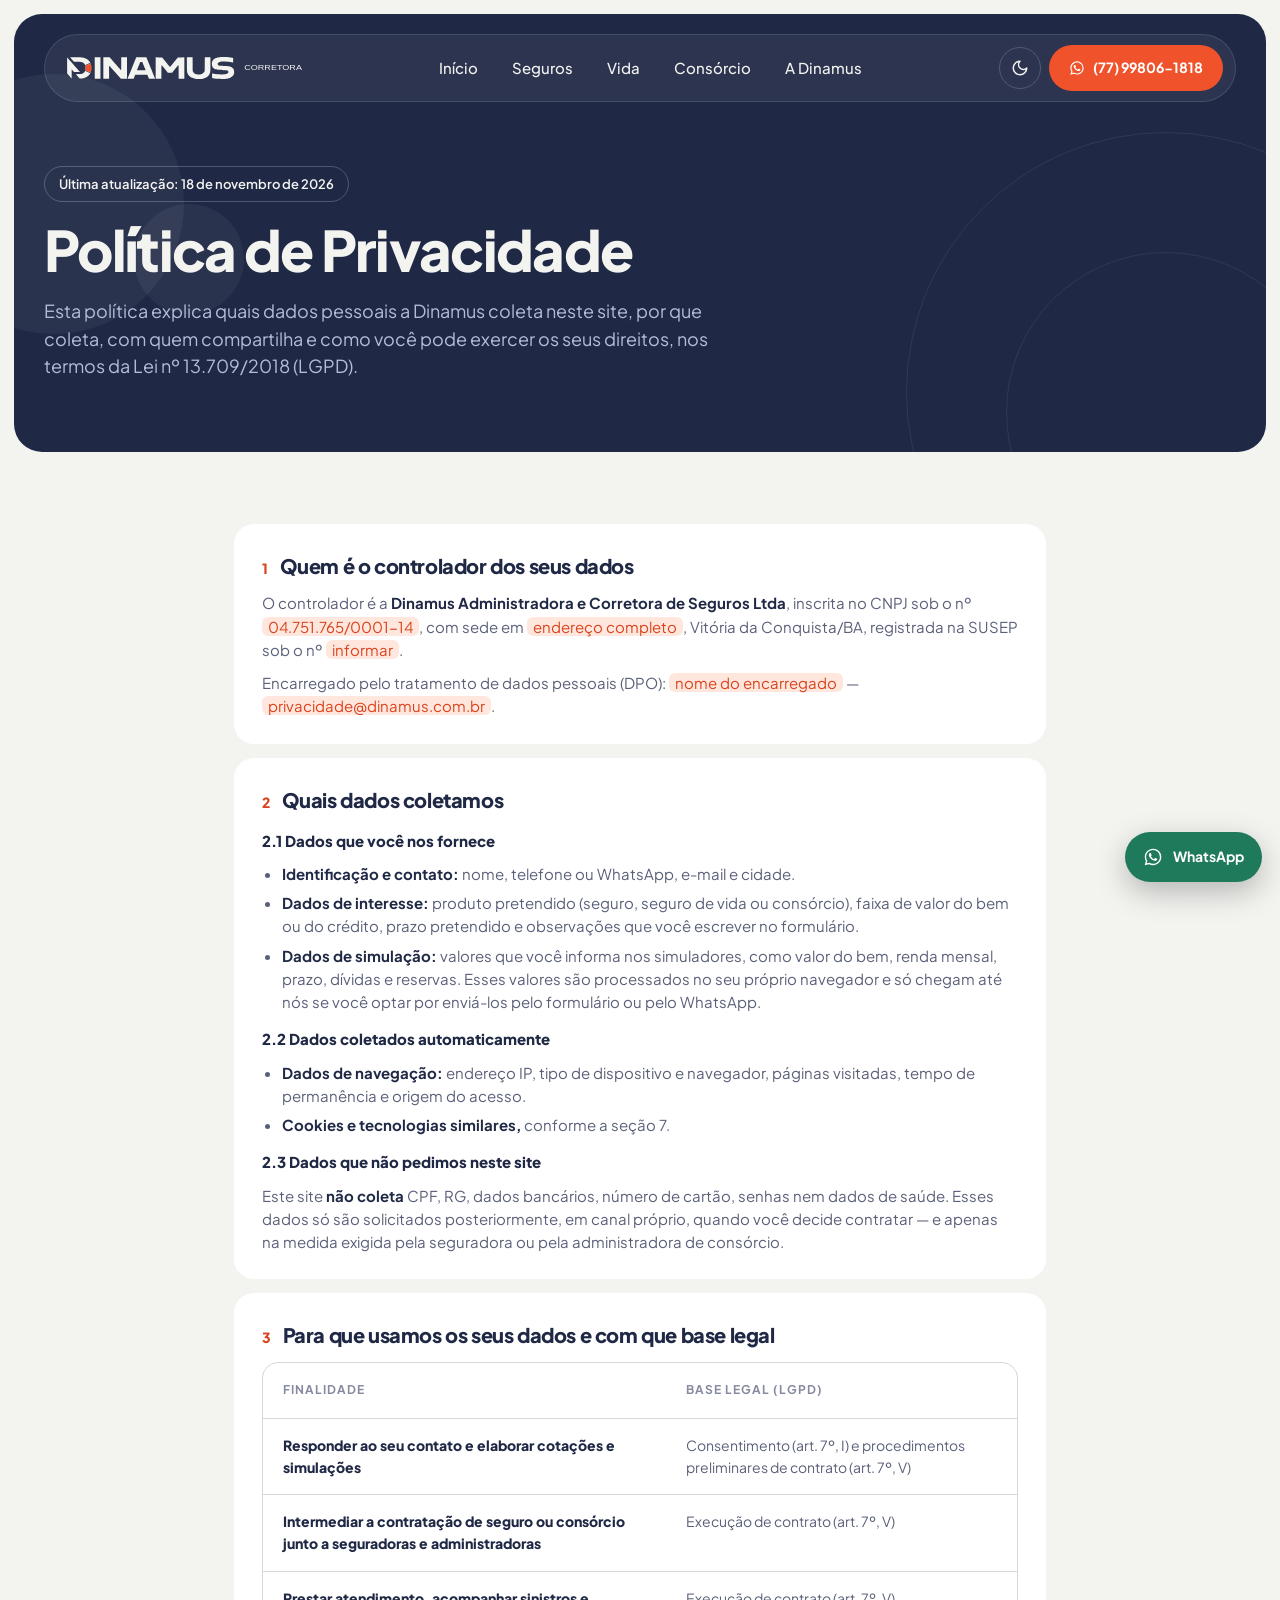
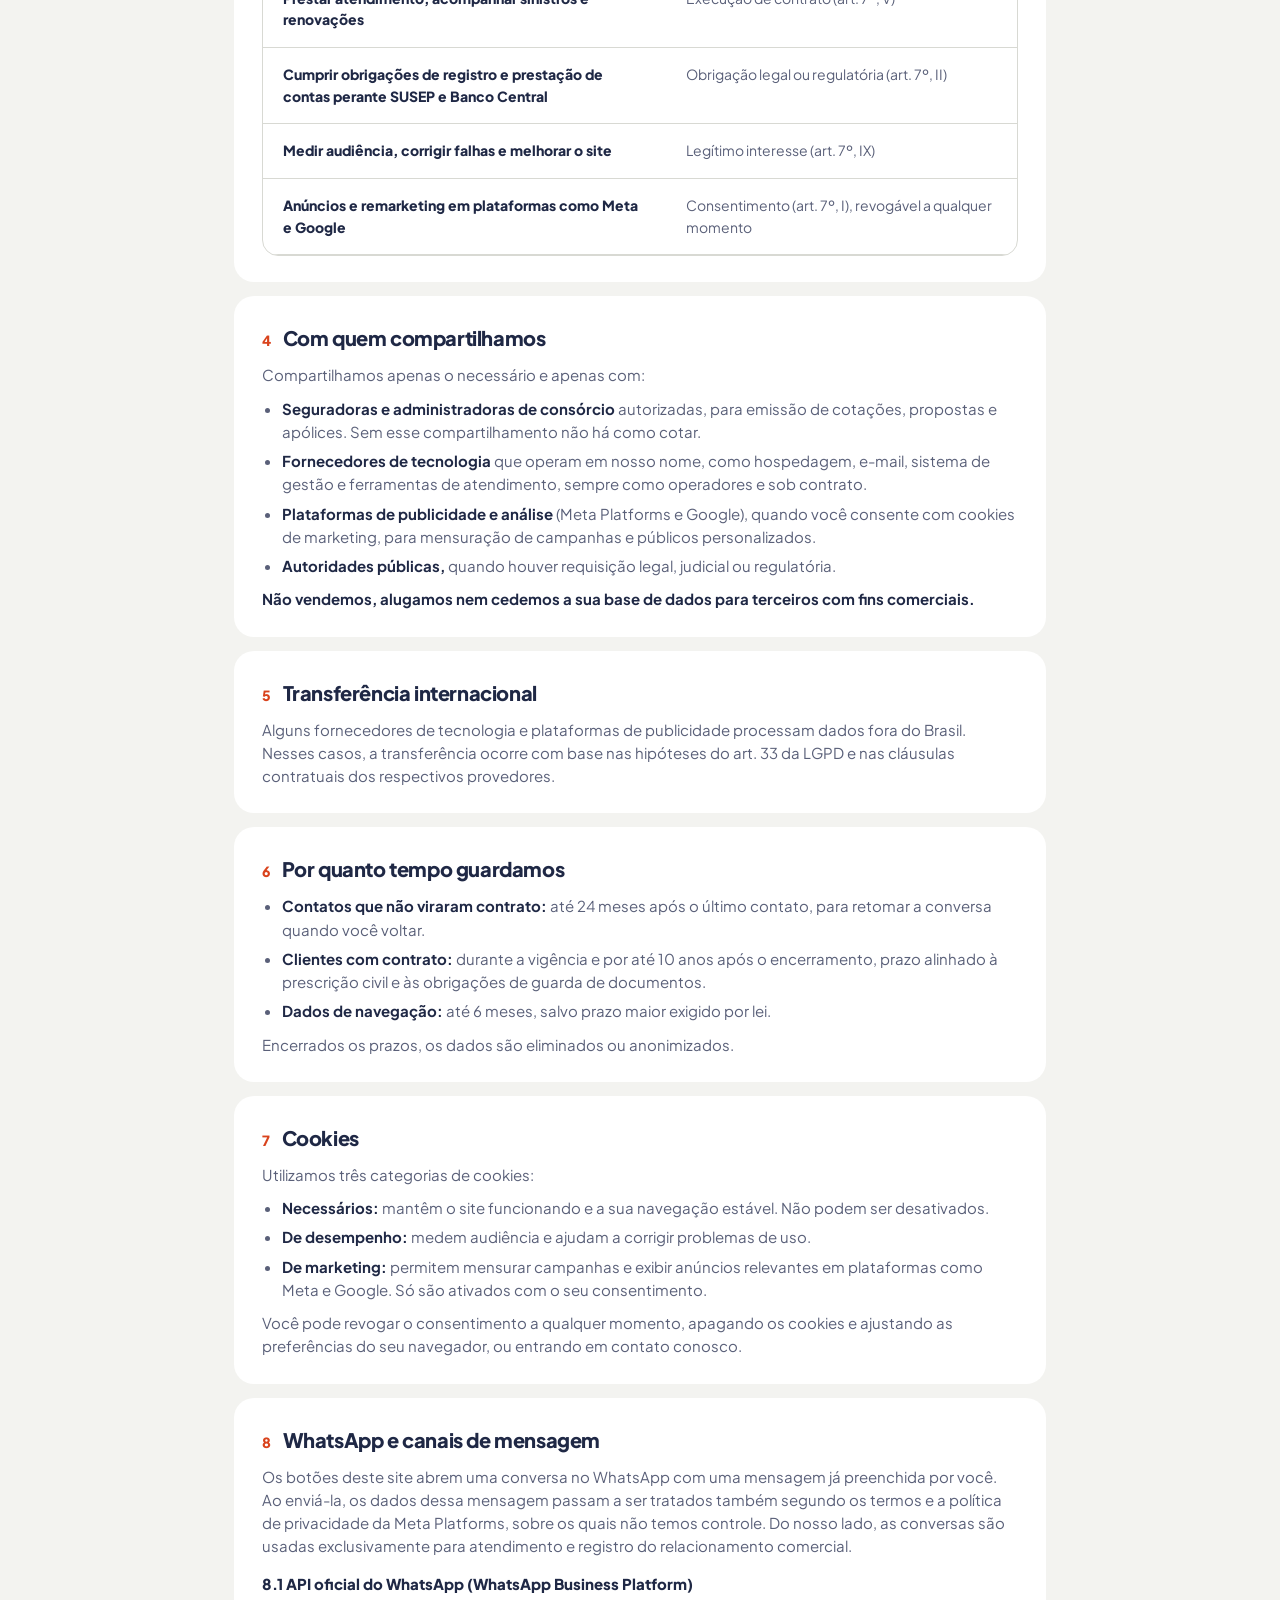
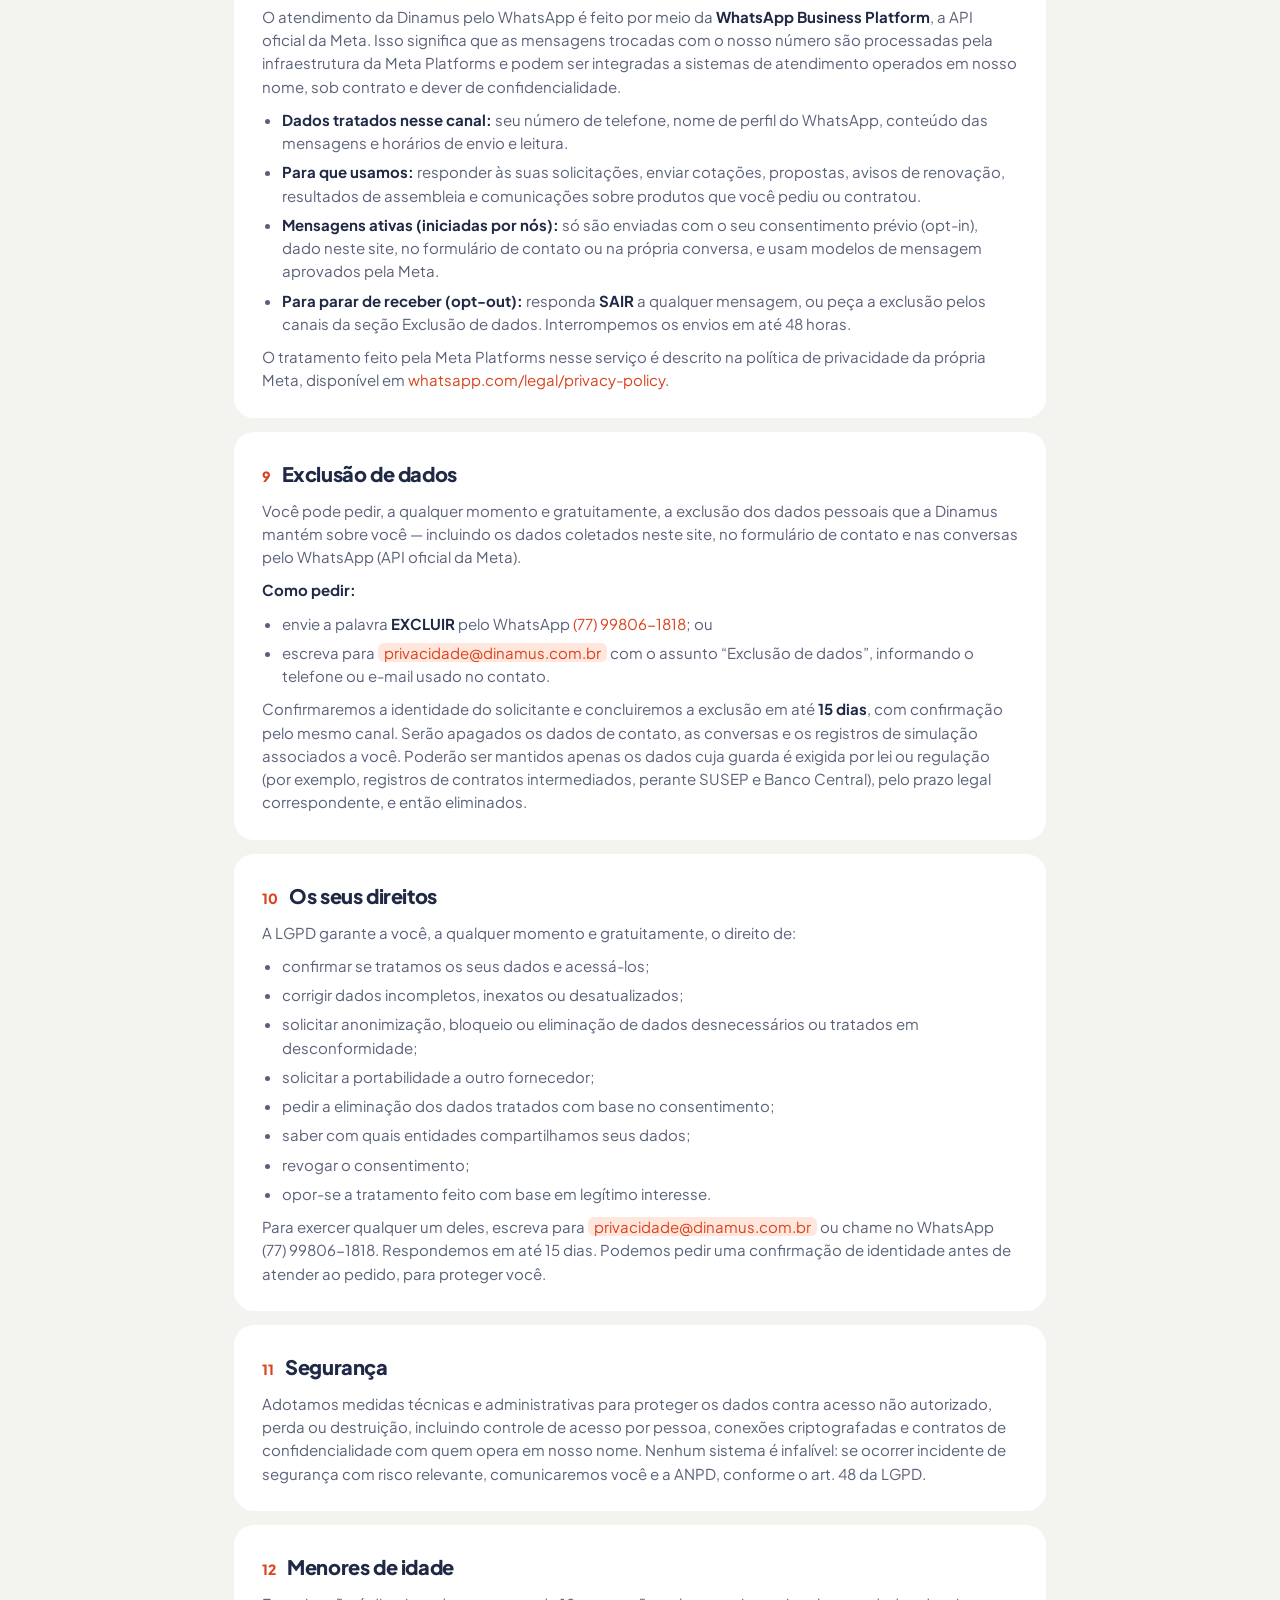
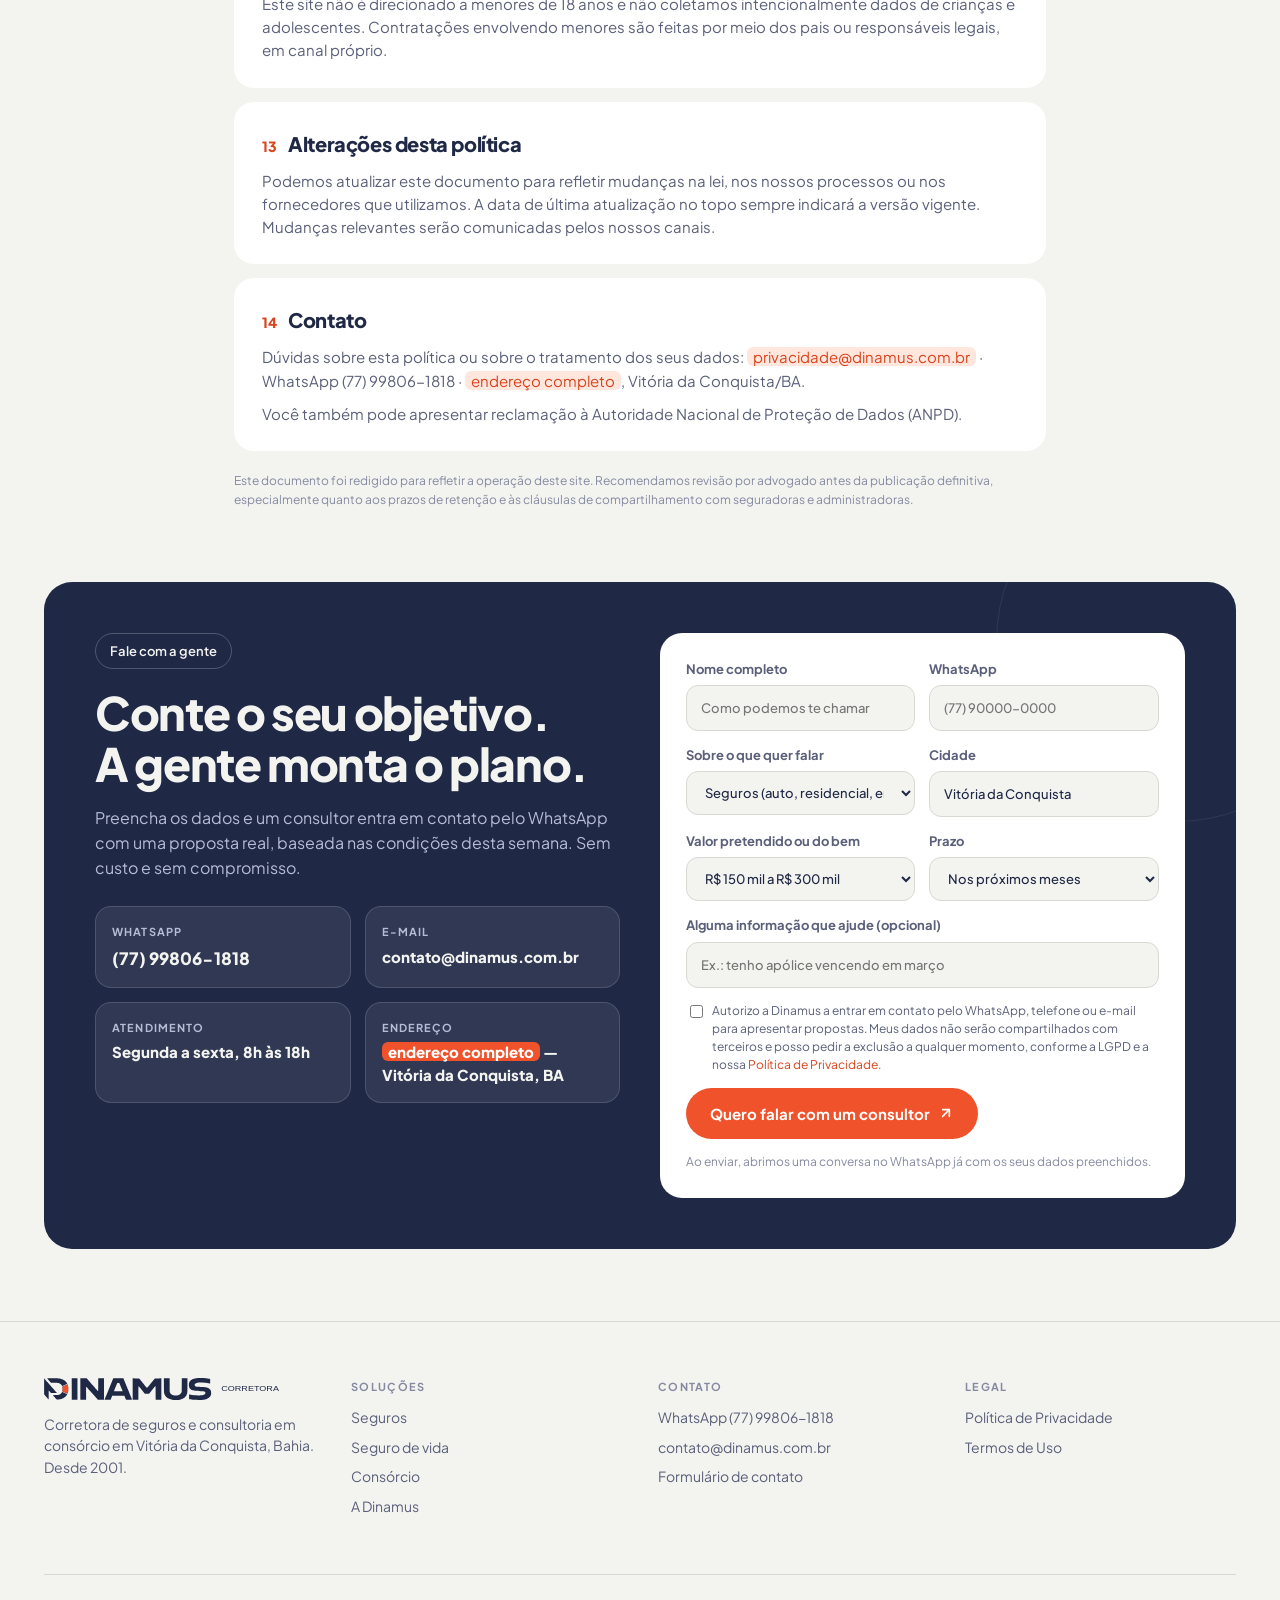
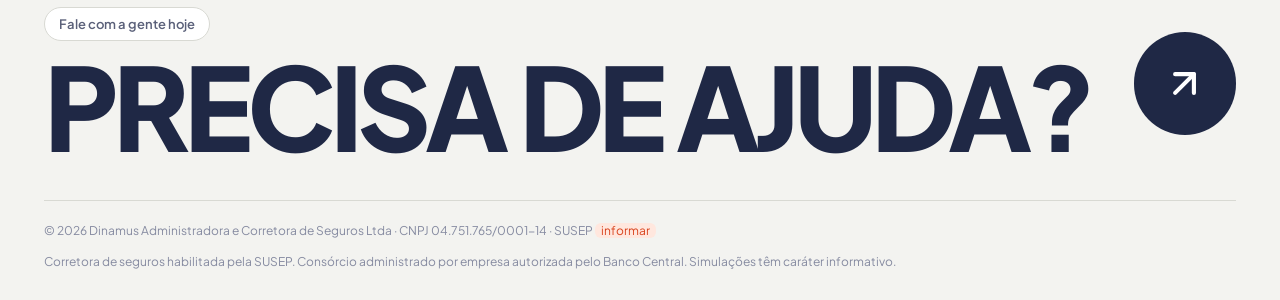
<file: politica-de-privacidade.html>
<!DOCTYPE html>
<html lang="pt-BR" data-theme="light">
<head>
<meta charset="utf-8">
<meta name="viewport" content="width=device-width, initial-scale=1">
<meta name="description" content="Como a Dinamus Seguros coleta, usa e protege os seus dados pessoais neste site, nos termos da LGPD (Lei nº 13.709/2018).">
<meta name="theme-color" content="#1F2845">
<meta name="robots" content="index, follow">
<meta property="og:type" content="website">
<meta property="og:title" content="Política de Privacidade — Dinamus">
<meta property="og:description" content="Como a Dinamus Seguros coleta, usa e protege os seus dados pessoais neste site, nos termos da LGPD (Lei nº 13.709/2018).">
<meta property="og:locale" content="pt_BR">
<link rel="icon" type="image/svg+xml" href="img/favicon.svg">
<title>Política de Privacidade — Dinamus</title>
<link rel="preconnect" href="https://fonts.googleapis.com">
<link rel="preconnect" href="https://fonts.gstatic.com" crossorigin>
<link rel="stylesheet" href="https://fonts.googleapis.com/css2?family=Plus+Jakarta+Sans:wght@400;500;600;700;800&display=swap">
<link rel="stylesheet" href="assets/style.css">
<script>(function(){var t=null;try{t=localStorage.getItem('dinamus-tema')}catch(e){}
if(t!=='light'&&t!=='dark'){t=window.matchMedia&&matchMedia('(prefers-color-scheme: dark)').matches?'dark':'light'}
document.documentElement.setAttribute('data-theme',t)})();</script>
</head>
<body>
<div class="page">
<div class="shell">
<div class="hero-panel">
  <div class="deco-a" aria-hidden="true"></div><div class="deco-b" aria-hidden="true"></div>
  <div class="deco-c" aria-hidden="true"></div><div class="deco-d" aria-hidden="true"></div>
  <div class="container nav-wrap">
    <div class="navbar">
      <a class="brand" href="index.html" aria-label="Dinamus Seguros — início"><img src="img/logo-white.svg" alt="Dinamus Seguros"></a>
      <nav class="nav-links" aria-label="Principal"><a href="index.html">Início</a><a href="seguros.html">Seguros</a><a href="vida.html">Vida</a><a href="consorcio.html">Consórcio</a><a href="sobre.html">A Dinamus</a></nav>
      <div class="nav-actions">
        <button type="button" class="iconbtn js-theme" aria-label="Alternar tema"><svg class="icon-sun" width="18" height="18" viewBox="0 0 24 24" fill="none" stroke="currentColor" stroke-width="2" stroke-linecap="round" stroke-linejoin="round" aria-hidden="true"><circle cx="12" cy="12" r="4"></circle><path d="M12 2v2M12 20v2M4.9 4.9l1.4 1.4M17.7 17.7l1.4 1.4M2 12h2M20 12h2M6.3 17.7l-1.4 1.4M19.1 4.9l-1.4 1.4"></path></svg><svg class="icon-moon" width="18" height="18" viewBox="0 0 24 24" fill="none" stroke="currentColor" stroke-width="2" stroke-linecap="round" stroke-linejoin="round" aria-hidden="true"><path d="M12 3a6 6 0 0 0 9 9 9 9 0 1 1-9-9Z"></path></svg></button>
        <a class="btn btn-acc nav-wa" href="https://wa.me/5577998061818" target="_blank" rel="noopener"><svg width="16" height="16" viewBox="0 0 24 24" fill="currentColor" aria-hidden="true"><path d="M12.04 2C6.58 2 2.13 6.45 2.13 11.91c0 1.75.46 3.45 1.32 4.95L2 22l5.25-1.38a9.9 9.9 0 0 0 4.79 1.22h.01c5.46 0 9.9-4.45 9.9-9.91A9.86 9.86 0 0 0 12.04 2m0 18.14a8.2 8.2 0 0 1-4.19-1.15l-.3-.18-3.12.82.83-3.04-.2-.31a8.2 8.2 0 0 1-1.26-4.38c0-4.54 3.7-8.24 8.24-8.24 2.2 0 4.27.86 5.82 2.42a8.18 8.18 0 0 1 2.41 5.83c0 4.54-3.7 8.23-8.23 8.23m4.52-6.16c-.25-.12-1.47-.72-1.69-.81-.23-.08-.39-.12-.56.12-.17.25-.64.81-.78.97-.14.17-.29.19-.54.06-.25-.12-1.05-.39-1.99-1.23-.74-.66-1.23-1.47-1.38-1.72-.14-.25-.02-.38.11-.51.11-.11.25-.29.37-.43.12-.14.16-.25.25-.41.08-.17.04-.31-.02-.43-.06-.12-.56-1.34-.76-1.84-.2-.48-.41-.42-.56-.43h-.48c-.17 0-.43.06-.66.31-.22.25-.86.85-.86 2.07 0 1.22.89 2.4 1.01 2.56.12.17 1.75 2.67 4.23 3.74.59.26 1.05.41 1.41.52.59.19 1.13.16 1.56.1.48-.07 1.47-.6 1.67-1.18.21-.58.21-1.07.14-1.18-.06-.1-.22-.16-.47-.28"/></svg> (77) 99806-1818</a>
        <button type="button" class="menu-btn" aria-expanded="false" aria-label="Menu"><svg class="icon-burger" width="20" height="20" viewBox="0 0 24 24" fill="none" stroke="currentColor" stroke-width="2" stroke-linecap="round" aria-hidden="true"><path d="M4 6h16M4 12h16M4 18h16"></path></svg><svg class="icon-x" width="20" height="20" viewBox="0 0 24 24" fill="none" stroke="currentColor" stroke-width="2" stroke-linecap="round" aria-hidden="true"><path d="M18 6 6 18M6 6l12 12"></path></svg></button>
      </div>
    </div>
    <nav class="mobile-menu" aria-label="Menu"><a href="index.html">Início</a><a href="seguros.html">Seguros</a><a href="vida.html">Vida</a><a href="consorcio.html">Consórcio</a><a href="sobre.html">A Dinamus</a><a class="btn btn-acc" href="https://wa.me/5577998061818" target="_blank" rel="noopener">WhatsApp (77) 99806-1818</a></nav>
  </div>
  <div class="container hero">
<div class="hero-legal">
    <span class="eyebrow-onpanel">Última atualização: 18 de novembro de 2026</span>
    <h1>Política de Privacidade</h1>
    <p class="lede">Esta política explica quais dados pessoais a Dinamus coleta neste site, por que coleta, com quem compartilha e como você pode exercer os seus direitos, nos termos da Lei nº 13.709/2018 (LGPD).</p>
  </div>
  </div>
</div>
</div>
<main>
<div class="legal-body">
<div class="legal-cards">
<div class="doc-sec">
<h2><span class="n">1</span> Quem é o controlador dos seus dados</h2>
      <p>O controlador é a <strong>Dinamus Administradora e Corretora de Seguros Ltda</strong>, inscrita no CNPJ sob o nº <span class="placeholder">04.751.765/0001-14</span>, com sede em <span class="placeholder">endereço completo</span>, Vitória da Conquista/BA, registrada na SUSEP sob o nº <span class="placeholder">informar</span>.</p>
      <p>Encarregado pelo tratamento de dados pessoais (DPO): <span class="placeholder">nome do encarregado</span> — <span class="placeholder">privacidade@dinamus.com.br</span>.</p>
</div>
<div class="doc-sec">
<h2><span class="n">2</span> Quais dados coletamos</h2>
      <h3>2.1 Dados que você nos fornece</h3>
      <ul>
        <li><strong>Identificação e contato:</strong> nome, telefone ou WhatsApp, e-mail e cidade.</li>
        <li><strong>Dados de interesse:</strong> produto pretendido (seguro, seguro de vida ou consórcio), faixa de valor do bem ou do crédito, prazo pretendido e observações que você escrever no formulário.</li>
        <li><strong>Dados de simulação:</strong> valores que você informa nos simuladores, como valor do bem, renda mensal, prazo, dívidas e reservas. Esses valores são processados no seu próprio navegador e só chegam até nós se você optar por enviá-los pelo formulário ou pelo WhatsApp.</li>
      </ul>
      <h3>2.2 Dados coletados automaticamente</h3>
      <ul>
        <li><strong>Dados de navegação:</strong> endereço IP, tipo de dispositivo e navegador, páginas visitadas, tempo de permanência e origem do acesso.</li>
        <li><strong>Cookies e tecnologias similares,</strong> conforme a seção 7.</li>
      </ul>
      <h3>2.3 Dados que não pedimos neste site</h3>
      <p>Este site <strong>não coleta</strong> CPF, RG, dados bancários, número de cartão, senhas nem dados de saúde. Esses dados só são solicitados posteriormente, em canal próprio, quando você decide contratar — e apenas na medida exigida pela seguradora ou pela administradora de consórcio.</p>
</div>
<div class="doc-sec">
<h2><span class="n">3</span> Para que usamos os seus dados e com que base legal</h2>
      <div class="table-scroll">
        <table>
          <thead><tr><th scope="col">Finalidade</th><th scope="col">Base legal (LGPD)</th></tr></thead>
          <tbody>
            <tr><th scope="row">Responder ao seu contato e elaborar cotações e simulações</th><td>Consentimento (art. 7º, I) e procedimentos preliminares de contrato (art. 7º, V)</td></tr>
            <tr><th scope="row">Intermediar a contratação de seguro ou consórcio junto a seguradoras e administradoras</th><td>Execução de contrato (art. 7º, V)</td></tr>
            <tr><th scope="row">Prestar atendimento, acompanhar sinistros e renovações</th><td>Execução de contrato (art. 7º, V)</td></tr>
            <tr><th scope="row">Cumprir obrigações de registro e prestação de contas perante SUSEP e Banco Central</th><td>Obrigação legal ou regulatória (art. 7º, II)</td></tr>
            <tr><th scope="row">Medir audiência, corrigir falhas e melhorar o site</th><td>Legítimo interesse (art. 7º, IX)</td></tr>
            <tr><th scope="row">Anúncios e remarketing em plataformas como Meta e Google</th><td>Consentimento (art. 7º, I), revogável a qualquer momento</td></tr>
          </tbody>
        </table>
      </div>
</div>
<div class="doc-sec">
<h2><span class="n">4</span> Com quem compartilhamos</h2>
      <p>Compartilhamos apenas o necessário e apenas com:</p>
      <ul>
        <li><strong>Seguradoras e administradoras de consórcio</strong> autorizadas, para emissão de cotações, propostas e apólices. Sem esse compartilhamento não há como cotar.</li>
        <li><strong>Fornecedores de tecnologia</strong> que operam em nosso nome, como hospedagem, e-mail, sistema de gestão e ferramentas de atendimento, sempre como operadores e sob contrato.</li>
        <li><strong>Plataformas de publicidade e análise</strong> (Meta Platforms e Google), quando você consente com cookies de marketing, para mensuração de campanhas e públicos personalizados.</li>
        <li><strong>Autoridades públicas,</strong> quando houver requisição legal, judicial ou regulatória.</li>
      </ul>
      <p><strong>Não vendemos, alugamos nem cedemos a sua base de dados para terceiros com fins comerciais.</strong></p>
</div>
<div class="doc-sec">
<h2><span class="n">5</span> Transferência internacional</h2>
      <p>Alguns fornecedores de tecnologia e plataformas de publicidade processam dados fora do Brasil. Nesses casos, a transferência ocorre com base nas hipóteses do art. 33 da LGPD e nas cláusulas contratuais dos respectivos provedores.</p>
</div>
<div class="doc-sec">
<h2><span class="n">6</span> Por quanto tempo guardamos</h2>
      <ul>
        <li><strong>Contatos que não viraram contrato:</strong> até 24 meses após o último contato, para retomar a conversa quando você voltar.</li>
        <li><strong>Clientes com contrato:</strong> durante a vigência e por até 10 anos após o encerramento, prazo alinhado à prescrição civil e às obrigações de guarda de documentos.</li>
        <li><strong>Dados de navegação:</strong> até 6 meses, salvo prazo maior exigido por lei.</li>
      </ul>
      <p>Encerrados os prazos, os dados são eliminados ou anonimizados.</p>
</div>
<div class="doc-sec">
<h2><span class="n">7</span> Cookies</h2>
      <p>Utilizamos três categorias de cookies:</p>
      <ul>
        <li><strong>Necessários:</strong> mantêm o site funcionando e a sua navegação estável. Não podem ser desativados.</li>
        <li><strong>De desempenho:</strong> medem audiência e ajudam a corrigir problemas de uso.</li>
        <li><strong>De marketing:</strong> permitem mensurar campanhas e exibir anúncios relevantes em plataformas como Meta e Google. Só são ativados com o seu consentimento.</li>
      </ul>
      <p>Você pode revogar o consentimento a qualquer momento, apagando os cookies e ajustando as preferências do seu navegador, ou entrando em contato conosco.</p>
</div>
<div class="doc-sec">
<h2><span class="n">8</span> WhatsApp e canais de mensagem</h2>
      <p>Os botões deste site abrem uma conversa no WhatsApp com uma mensagem já preenchida por você. Ao enviá-la, os dados dessa mensagem passam a ser tratados também segundo os termos e a política de privacidade da Meta Platforms, sobre os quais não temos controle. Do nosso lado, as conversas são usadas exclusivamente para atendimento e registro do relacionamento comercial.</p>
      <h3>8.1 API oficial do WhatsApp (WhatsApp Business Platform)</h3>
      <p>O atendimento da Dinamus pelo WhatsApp é feito por meio da <strong>WhatsApp Business Platform</strong>, a API oficial da Meta. Isso significa que as mensagens trocadas com o nosso número são processadas pela infraestrutura da Meta Platforms e podem ser integradas a sistemas de atendimento operados em nosso nome, sob contrato e dever de confidencialidade.</p>
      <ul>
        <li><strong>Dados tratados nesse canal:</strong> seu número de telefone, nome de perfil do WhatsApp, conteúdo das mensagens e horários de envio e leitura.</li>
        <li><strong>Para que usamos:</strong> responder às suas solicitações, enviar cotações, propostas, avisos de renovação, resultados de assembleia e comunicações sobre produtos que você pediu ou contratou.</li>
        <li><strong>Mensagens ativas (iniciadas por nós):</strong> só são enviadas com o seu consentimento prévio (opt-in), dado neste site, no formulário de contato ou na própria conversa, e usam modelos de mensagem aprovados pela Meta.</li>
        <li><strong>Para parar de receber (opt-out):</strong> responda <strong>SAIR</strong> a qualquer mensagem, ou peça a exclusão pelos canais da seção Exclusão de dados. Interrompemos os envios em até 48 horas.</li>
      </ul>
      <p>O tratamento feito pela Meta Platforms nesse serviço é descrito na política de privacidade da própria Meta, disponível em <a href="https://www.whatsapp.com/legal/privacy-policy" target="_blank" rel="noopener">whatsapp.com/legal/privacy-policy</a>.</p>
</div>
<div class="doc-sec" id="exclusao-de-dados">
<h2><span class="n">9</span> Exclusão de dados</h2>
      <p>Você pode pedir, a qualquer momento e gratuitamente, a exclusão dos dados pessoais que a Dinamus mantém sobre você — incluindo os dados coletados neste site, no formulário de contato e nas conversas pelo WhatsApp (API oficial da Meta).</p>
      <p><strong>Como pedir:</strong></p>
      <ul>
        <li>envie a palavra <strong>EXCLUIR</strong> pelo WhatsApp <a href="https://wa.me/5577998061818" target="_blank" rel="noopener">(77) 99806-1818</a>; ou</li>
        <li>escreva para <span class="placeholder">privacidade@dinamus.com.br</span> com o assunto “Exclusão de dados”, informando o telefone ou e-mail usado no contato.</li>
      </ul>
      <p>Confirmaremos a identidade do solicitante e concluiremos a exclusão em até <strong>15 dias</strong>, com confirmação pelo mesmo canal. Serão apagados os dados de contato, as conversas e os registros de simulação associados a você. Poderão ser mantidos apenas os dados cuja guarda é exigida por lei ou regulação (por exemplo, registros de contratos intermediados, perante SUSEP e Banco Central), pelo prazo legal correspondente, e então eliminados.</p>
</div>
<div class="doc-sec">
<h2><span class="n">10</span> Os seus direitos</h2>
      <p>A LGPD garante a você, a qualquer momento e gratuitamente, o direito de:</p>
      <ul>
        <li>confirmar se tratamos os seus dados e acessá-los;</li>
        <li>corrigir dados incompletos, inexatos ou desatualizados;</li>
        <li>solicitar anonimização, bloqueio ou eliminação de dados desnecessários ou tratados em desconformidade;</li>
        <li>solicitar a portabilidade a outro fornecedor;</li>
        <li>pedir a eliminação dos dados tratados com base no consentimento;</li>
        <li>saber com quais entidades compartilhamos seus dados;</li>
        <li>revogar o consentimento;</li>
        <li>opor-se a tratamento feito com base em legítimo interesse.</li>
      </ul>
      <p>Para exercer qualquer um deles, escreva para <span class="placeholder">privacidade@dinamus.com.br</span> ou chame no WhatsApp (77) 99806-1818. Respondemos em até 15 dias. Podemos pedir uma confirmação de identidade antes de atender ao pedido, para proteger você.</p>
</div>
<div class="doc-sec">
<h2><span class="n">11</span> Segurança</h2>
      <p>Adotamos medidas técnicas e administrativas para proteger os dados contra acesso não autorizado, perda ou destruição, incluindo controle de acesso por pessoa, conexões criptografadas e contratos de confidencialidade com quem opera em nosso nome. Nenhum sistema é infalível: se ocorrer incidente de segurança com risco relevante, comunicaremos você e a ANPD, conforme o art. 48 da LGPD.</p>
</div>
<div class="doc-sec">
<h2><span class="n">12</span> Menores de idade</h2>
      <p>Este site não é direcionado a menores de 18 anos e não coletamos intencionalmente dados de crianças e adolescentes. Contratações envolvendo menores são feitas por meio dos pais ou responsáveis legais, em canal próprio.</p>
</div>
<div class="doc-sec">
<h2><span class="n">13</span> Alterações desta política</h2>
      <p>Podemos atualizar este documento para refletir mudanças na lei, nos nossos processos ou nos fornecedores que utilizamos. A data de última atualização no topo sempre indicará a versão vigente. Mudanças relevantes serão comunicadas pelos nossos canais.</p>
</div>
<div class="doc-sec">
<h2><span class="n">14</span> Contato</h2>
      <p>Dúvidas sobre esta política ou sobre o tratamento dos seus dados: <span class="placeholder">privacidade@dinamus.com.br</span> · WhatsApp (77) 99806-1818 · <span class="placeholder">endereço completo</span>, Vitória da Conquista/BA.</p>
      <p>Você também pode apresentar reclamação à Autoridade Nacional de Proteção de Dados (ANPD).</p>
</div>
</div>
<p class="doc-note">Este documento foi redigido para refletir a operação deste site. Recomendamos revisão por advogado antes da publicação definitiva, especialmente quanto aos prazos de retenção e às cláusulas de compartilhamento com seguradoras e administradoras.</p>
</div>
</main>
<section id="contato" class="container" style="padding:48px 24px 72px;width:100%">
  <div class="contact-band">
    <div class="deco-ring" aria-hidden="true"></div>
    <div class="contact-info">
      <span class="eyebrow-onpanel">Fale com a gente</span>
      <h2 class="h2">Conte o seu objetivo. A gente monta o plano.</h2>
      <p class="lede">Preencha os dados e um consultor entra em contato pelo WhatsApp com uma proposta real, baseada nas condições desta semana. Sem custo e sem compromisso.</p>
      <div class="contact-cards">
        <div><div class="kicker">WhatsApp</div><a class="big" href="https://wa.me/5577998061818" target="_blank" rel="noopener">(77) 99806-1818</a></div>
        <div><div class="kicker">E-mail</div><a href="mailto:contato@dinamus.com.br">contato@dinamus.com.br</a></div>
        <div><div class="kicker">Atendimento</div><div class="val">Segunda a sexta, 8h às 18h</div></div>
        <div><div class="kicker">Endereço</div><div class="val"><span class="marker-inv">endereço completo</span> — Vitória da Conquista, BA</div></div>
      </div>
    </div>
    <form id="form-contato" class="contact-form" novalidate>
      <div class="form-row">
        <label>Nome completo<input type="text" name="nome" autocomplete="name" placeholder="Como podemos te chamar"></label>
        <label>WhatsApp<input type="tel" name="whats" autocomplete="tel" placeholder="(77) 90000-0000"></label>
      </div>
      <div class="form-row">
        <label>Sobre o que quer falar<select name="assunto" id="f-assunto"><option value="Seguros">Seguros (auto, residencial, empresarial)</option><option value="Seguro de vida">Seguro de vida</option><option value="Consórcio">Consórcio</option><option value="Não sei ainda">Quero uma análise geral</option></select></label>
        <label>Cidade<input type="text" name="cidade" value="Vitória da Conquista"></label>
      </div>
      <div class="form-row">
        <label>Valor pretendido ou do bem<select name="faixa"><option>Até R$ 50 mil</option><option>R$ 50 mil a R$ 150 mil</option><option selected>R$ 150 mil a R$ 300 mil</option><option>R$ 300 mil a R$ 600 mil</option><option>Acima de R$ 600 mil</option><option>Não se aplica</option></select></label>
        <label>Prazo<select name="quando"><option>É urgente</option><option selected>Nos próximos meses</option><option>Só estou pesquisando</option></select></label>
      </div>
      <label>Alguma informação que ajude (opcional)<input type="text" name="obs" id="f-obs" placeholder="Ex.: tenho apólice vencendo em março"></label>
      <label class="lgpd"><input type="checkbox" name="lgpd"><span>Autorizo a Dinamus a entrar em contato pelo WhatsApp, telefone ou e-mail para apresentar propostas. Meus dados não serão compartilhados com terceiros e posso pedir a exclusão a qualquer momento, conforme a LGPD e a nossa <a href="politica-de-privacidade.html">Política de Privacidade</a>.</span></label>
      <button type="submit" class="btn btn-acc" style="padding:14px 24px">Quero falar com um consultor <svg width="16" height="16" viewBox="0 0 24 24" fill="none" stroke="currentColor" stroke-width="2.4" stroke-linecap="round" stroke-linejoin="round" aria-hidden="true"><path d="M7 7h10v10"></path><path d="M7 17 17 7"></path></svg></button>
      <p class="form-note" id="form-note" aria-live="polite">Ao enviar, abrimos uma conversa no WhatsApp já com os seus dados preenchidos.</p>
    </form>
  </div>
</section>
<footer class="site-footer">
  <div class="container footer-inner">
    <div class="footer-grid">
      <div class="footer-brand">
        <a href="index.html" aria-label="Dinamus — início"><img class="logo-navy" src="img/logo-navy.svg" alt="Dinamus Seguros"><img class="logo-white-f" src="img/logo-white.svg" alt="Dinamus Seguros"></a>
        <p>Corretora de seguros e consultoria em consórcio em Vitória da Conquista, Bahia. Desde 2001.</p>
      </div>
      <div><span class="kicker">Soluções</span><ul><li><a href="seguros.html">Seguros</a></li><li><a href="vida.html">Seguro de vida</a></li><li><a href="consorcio.html">Consórcio</a></li><li><a href="sobre.html">A Dinamus</a></li></ul></div>
      <div><span class="kicker">Contato</span><ul><li><a href="https://wa.me/5577998061818" target="_blank" rel="noopener">WhatsApp (77) 99806-1818</a></li><li><a href="mailto:contato@dinamus.com.br">contato@dinamus.com.br</a></li><li><a href="#contato">Formulário de contato</a></li></ul></div>
      <div><span class="kicker">Legal</span><ul><li><a href="politica-de-privacidade.html">Política de Privacidade</a></li><li><a href="termos-de-uso.html">Termos de Uso</a></li></ul></div>
    </div>
    <a class="footer-cta" href="https://wa.me/5577998061818?text=Ol%C3%A1%21%20Vim%20pelo%20site%20e%20preciso%20de%20ajuda." target="_blank" rel="noopener">
      <div class="footer-cta-txt"><span class="eyebrow">Fale com a gente hoje</span><span class="footer-cta-big">Precisa de ajuda?</span></div>
      <span class="footer-cta-circle"><svg width="44%" height="44%" viewBox="0 0 24 24" fill="none" stroke="currentColor" stroke-width="2.2" stroke-linecap="round" stroke-linejoin="round" aria-hidden="true"><path d="M7 7h10v10"></path><path d="M7 17 17 7"></path></svg></span>
    </a>
    <div class="footer-legal">
      <span>© <span class="js-ano">2026</span> Dinamus Administradora e Corretora de Seguros Ltda · CNPJ 04.751.765/0001-14 · SUSEP <span class="marker">informar</span></span>
      <span>Corretora de seguros habilitada pela SUSEP. Consórcio administrado por empresa autorizada pelo Banco Central. Simulações têm caráter informativo.</span>
    </div>
  </div>
</footer>
<a class="wa-float" href="https://wa.me/5577998061818?text=Ol%C3%A1%21%20Vim%20pelo%20site%20e%20quero%20simular%20um%20cons%C3%B3rcio." target="_blank" rel="noopener" aria-label="Falar com a Dinamus no WhatsApp"><svg width="20" height="20" viewBox="0 0 24 24" fill="currentColor" aria-hidden="true"><path d="M12.04 2C6.58 2 2.13 6.45 2.13 11.91c0 1.75.46 3.45 1.32 4.95L2 22l5.25-1.38a9.9 9.9 0 0 0 4.79 1.22h.01c5.46 0 9.9-4.45 9.9-9.91A9.86 9.86 0 0 0 12.04 2m0 18.14a8.2 8.2 0 0 1-4.19-1.15l-.3-.18-3.12.82.83-3.04-.2-.31a8.2 8.2 0 0 1-1.26-4.38c0-4.54 3.7-8.24 8.24-8.24 2.2 0 4.27.86 5.82 2.42a8.18 8.18 0 0 1 2.41 5.83c0 4.54-3.7 8.23-8.23 8.23m4.52-6.16c-.25-.12-1.47-.72-1.69-.81-.23-.08-.39-.12-.56.12-.17.25-.64.81-.78.97-.14.17-.29.19-.54.06-.25-.12-1.05-.39-1.99-1.23-.74-.66-1.23-1.47-1.38-1.72-.14-.25-.02-.38.11-.51.11-.11.25-.29.37-.43.12-.14.16-.25.25-.41.08-.17.04-.31-.02-.43-.06-.12-.56-1.34-.76-1.84-.2-.48-.41-.42-.56-.43h-.48c-.17 0-.43.06-.66.31-.22.25-.86.85-.86 2.07 0 1.22.89 2.4 1.01 2.56.12.17 1.75 2.67 4.23 3.74.59.26 1.05.41 1.41.52.59.19 1.13.16 1.56.1.48-.07 1.47-.6 1.67-1.18.21-.58.21-1.07.14-1.18-.06-.1-.22-.16-.47-.28"/></svg> WhatsApp</a>
</div>
<script src="assets/app.js" defer></script>
</body>
</html>
</file>
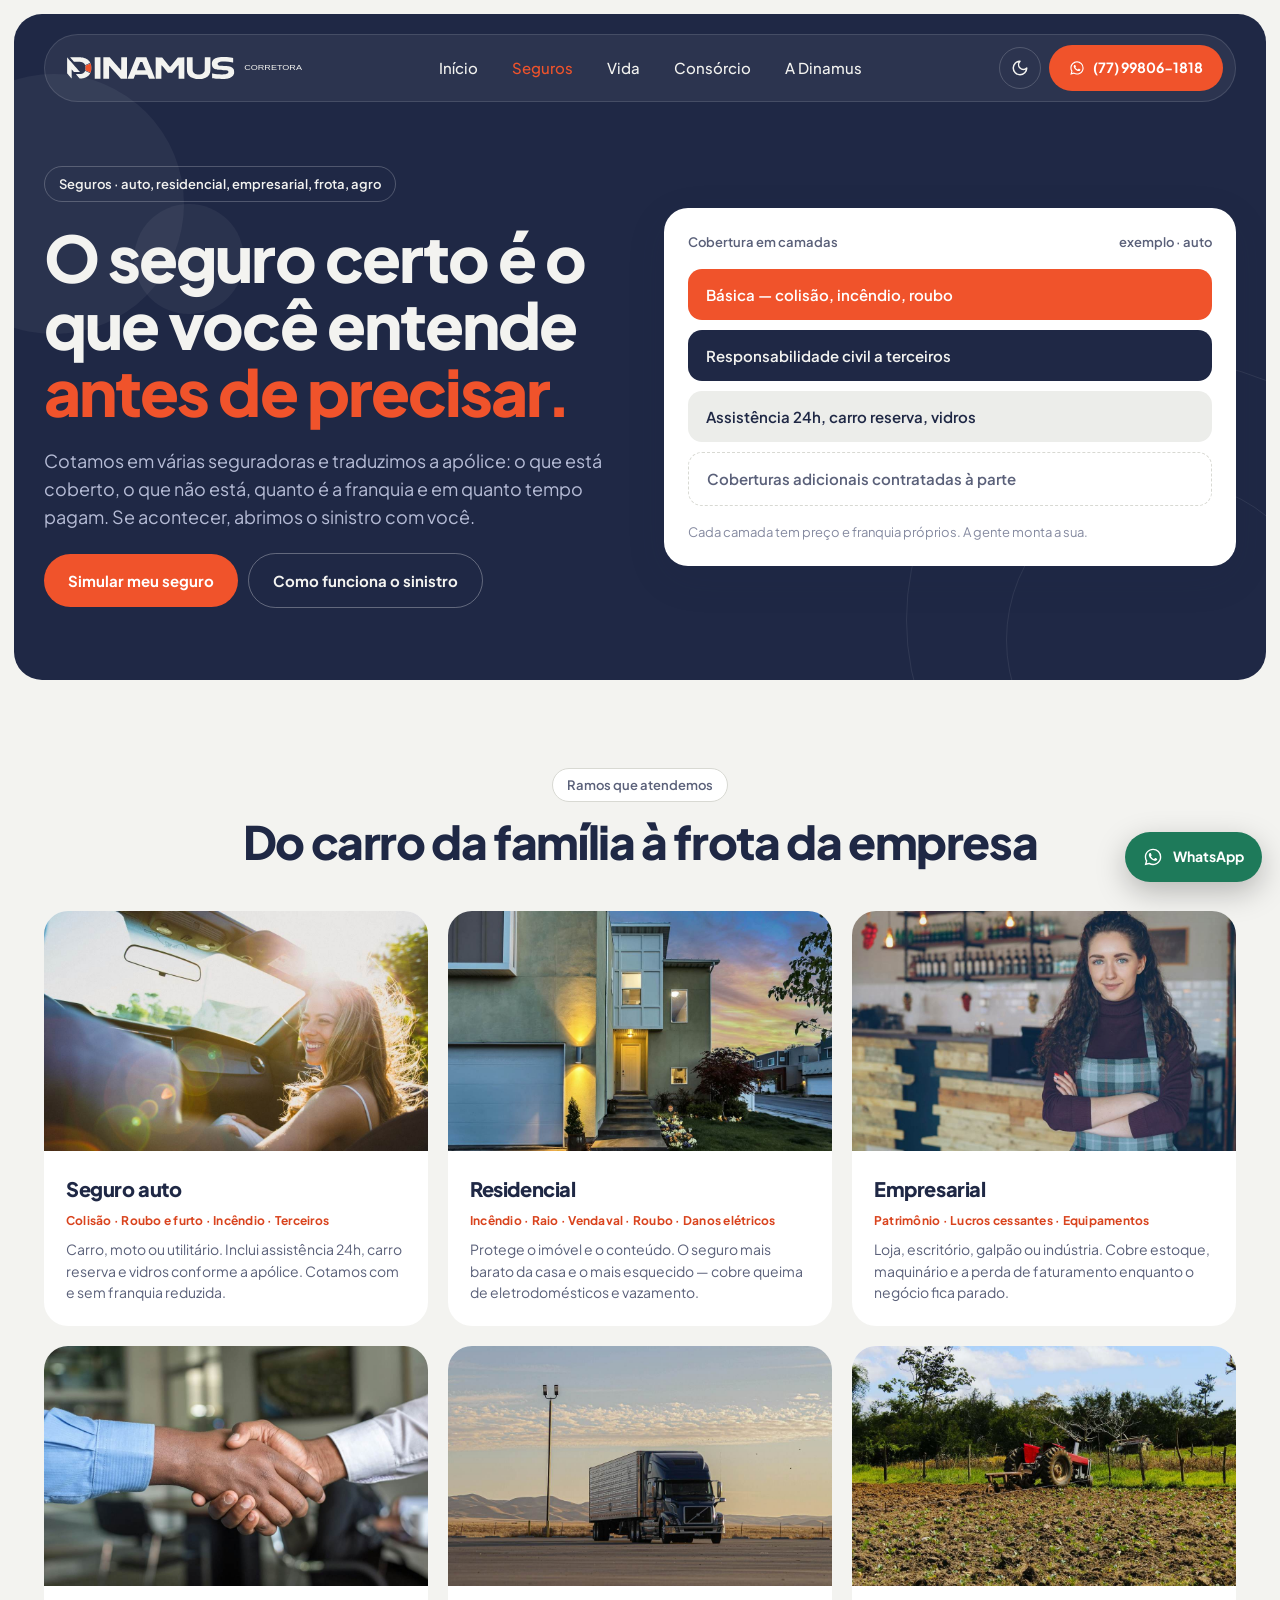
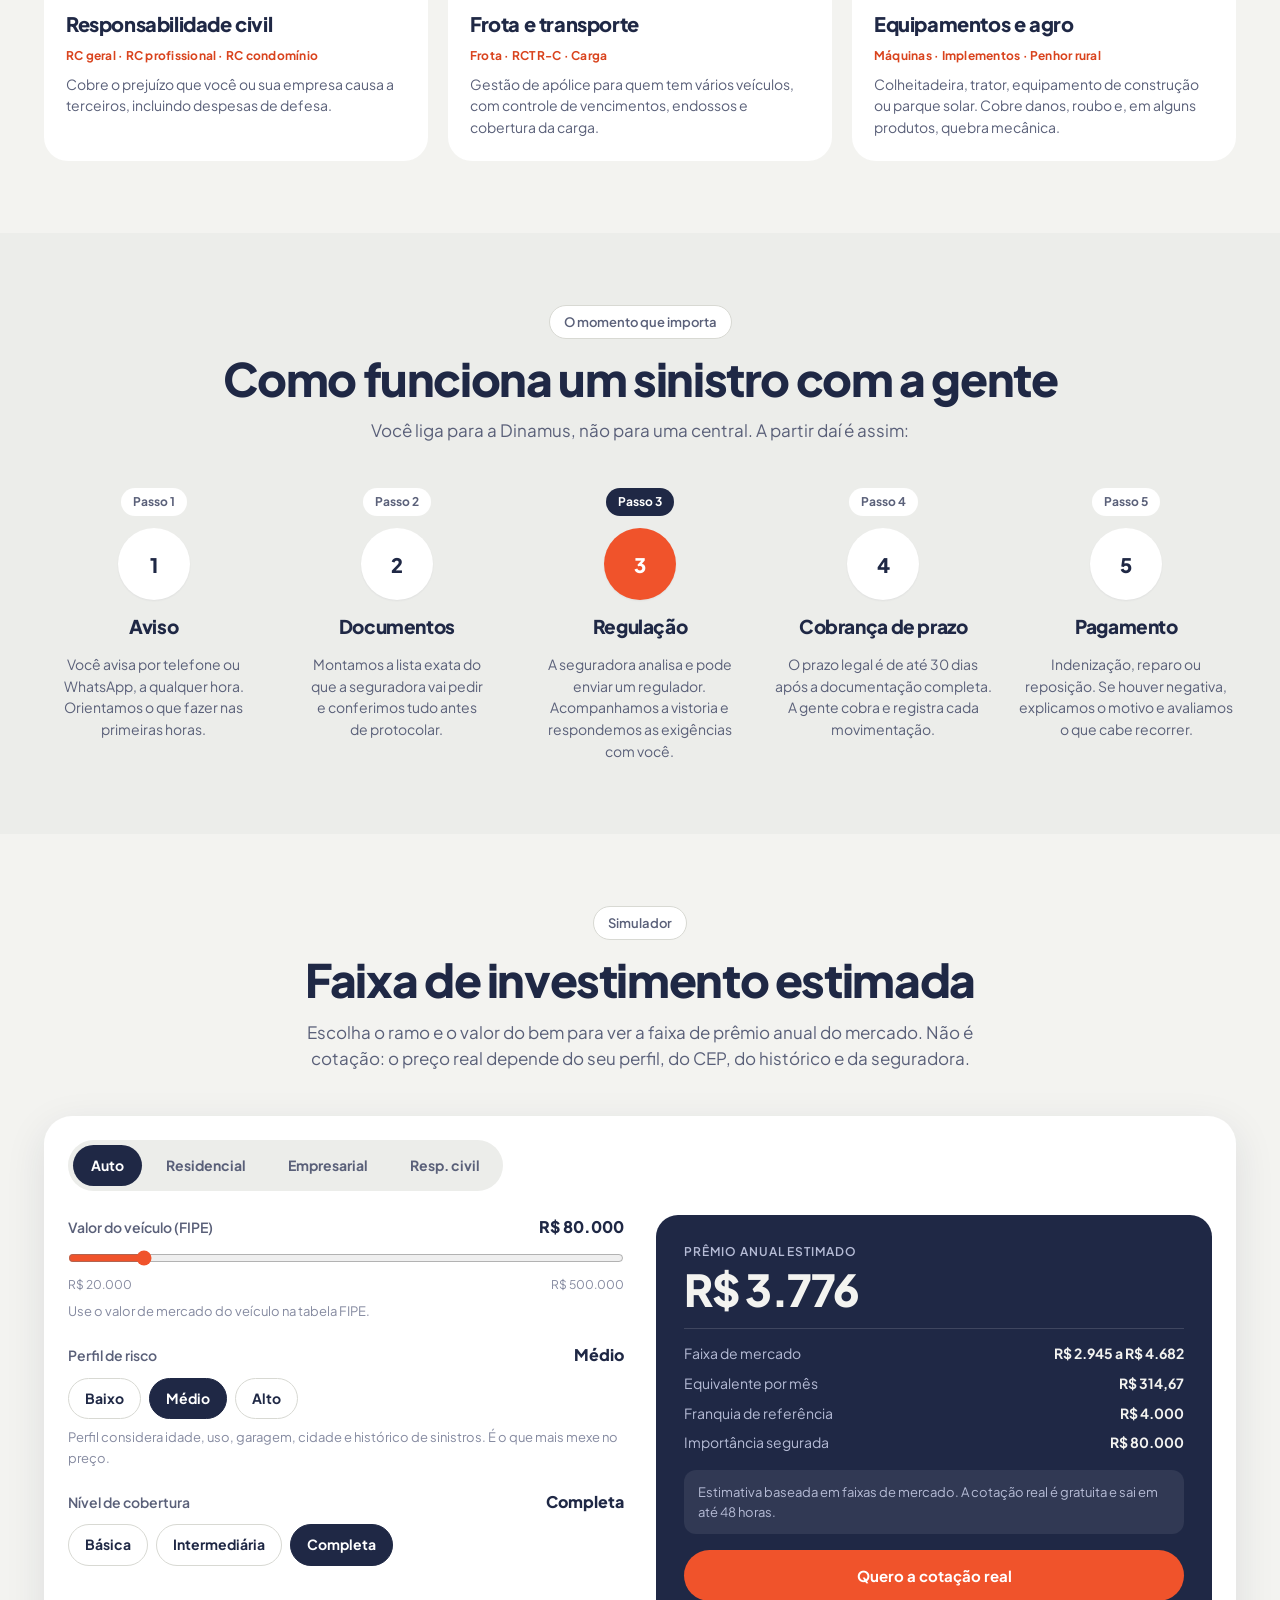
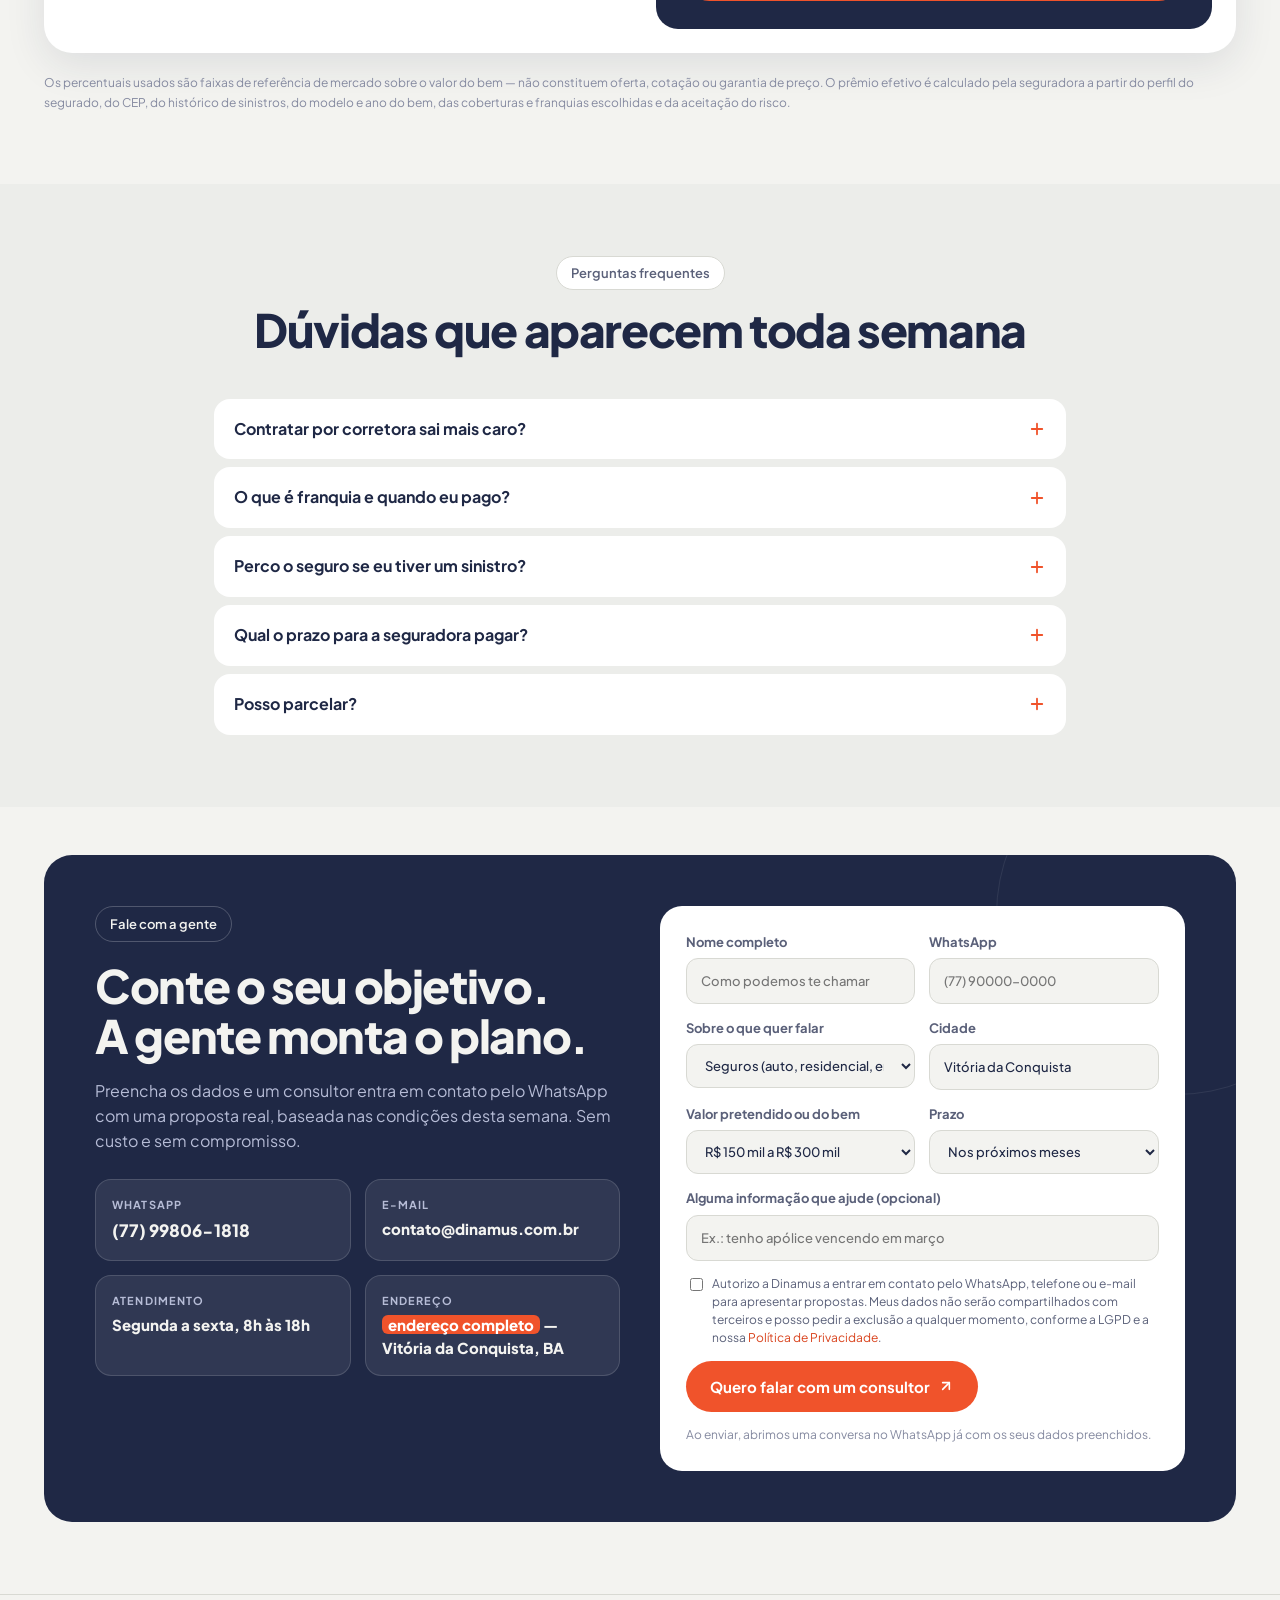
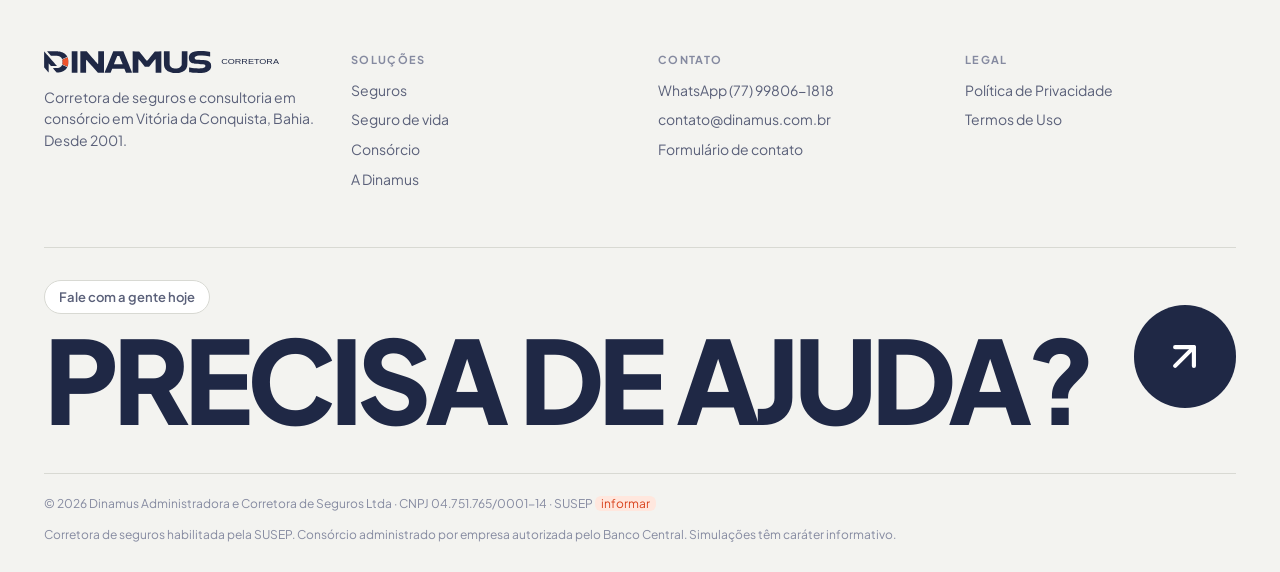
<file: seguros.html>
<!DOCTYPE html>
<html lang="pt-BR" data-theme="light">
<head>
<meta charset="utf-8">
<meta name="viewport" content="width=device-width, initial-scale=1">
<meta name="description" content="Seguro auto, residencial, empresarial, frota e agro em Vitória da Conquista. A Dinamus cota em várias seguradoras e acompanha o sinistro com você.">
<meta name="theme-color" content="#1F2845">
<meta name="robots" content="index, follow">
<meta property="og:type" content="website">
<meta property="og:title" content="Seguros — Dinamus">
<meta property="og:description" content="Seguro auto, residencial, empresarial, frota e agro em Vitória da Conquista. A Dinamus cota em várias seguradoras e acompanha o sinistro com você.">
<meta property="og:locale" content="pt_BR">
<link rel="icon" type="image/svg+xml" href="img/favicon.svg">
<title>Seguros — Dinamus</title>
<link rel="preconnect" href="https://fonts.googleapis.com">
<link rel="preconnect" href="https://fonts.gstatic.com" crossorigin>
<link rel="stylesheet" href="https://fonts.googleapis.com/css2?family=Plus+Jakarta+Sans:wght@400;500;600;700;800&display=swap">
<link rel="stylesheet" href="assets/style.css">
<script>(function(){var t=null;try{t=localStorage.getItem('dinamus-tema')}catch(e){}
if(t!=='light'&&t!=='dark'){t=window.matchMedia&&matchMedia('(prefers-color-scheme: dark)').matches?'dark':'light'}
document.documentElement.setAttribute('data-theme',t)})();</script>
</head>
<body>
<div class="page">
<div class="shell">
<div class="hero-panel">
  <div class="deco-a" aria-hidden="true"></div><div class="deco-b" aria-hidden="true"></div>
  <div class="deco-c" aria-hidden="true"></div><div class="deco-d" aria-hidden="true"></div>
  <div class="container nav-wrap">
    <div class="navbar">
      <a class="brand" href="index.html" aria-label="Dinamus Seguros — início"><img src="img/logo-white.svg" alt="Dinamus Seguros"></a>
      <nav class="nav-links" aria-label="Principal"><a href="index.html">Início</a><a href="seguros.html" aria-current="page">Seguros</a><a href="vida.html">Vida</a><a href="consorcio.html">Consórcio</a><a href="sobre.html">A Dinamus</a></nav>
      <div class="nav-actions">
        <button type="button" class="iconbtn js-theme" aria-label="Alternar tema"><svg class="icon-sun" width="18" height="18" viewBox="0 0 24 24" fill="none" stroke="currentColor" stroke-width="2" stroke-linecap="round" stroke-linejoin="round" aria-hidden="true"><circle cx="12" cy="12" r="4"></circle><path d="M12 2v2M12 20v2M4.9 4.9l1.4 1.4M17.7 17.7l1.4 1.4M2 12h2M20 12h2M6.3 17.7l-1.4 1.4M19.1 4.9l-1.4 1.4"></path></svg><svg class="icon-moon" width="18" height="18" viewBox="0 0 24 24" fill="none" stroke="currentColor" stroke-width="2" stroke-linecap="round" stroke-linejoin="round" aria-hidden="true"><path d="M12 3a6 6 0 0 0 9 9 9 9 0 1 1-9-9Z"></path></svg></button>
        <a class="btn btn-acc nav-wa" href="https://wa.me/5577998061818" target="_blank" rel="noopener"><svg width="16" height="16" viewBox="0 0 24 24" fill="currentColor" aria-hidden="true"><path d="M12.04 2C6.58 2 2.13 6.45 2.13 11.91c0 1.75.46 3.45 1.32 4.95L2 22l5.25-1.38a9.9 9.9 0 0 0 4.79 1.22h.01c5.46 0 9.9-4.45 9.9-9.91A9.86 9.86 0 0 0 12.04 2m0 18.14a8.2 8.2 0 0 1-4.19-1.15l-.3-.18-3.12.82.83-3.04-.2-.31a8.2 8.2 0 0 1-1.26-4.38c0-4.54 3.7-8.24 8.24-8.24 2.2 0 4.27.86 5.82 2.42a8.18 8.18 0 0 1 2.41 5.83c0 4.54-3.7 8.23-8.23 8.23m4.52-6.16c-.25-.12-1.47-.72-1.69-.81-.23-.08-.39-.12-.56.12-.17.25-.64.81-.78.97-.14.17-.29.19-.54.06-.25-.12-1.05-.39-1.99-1.23-.74-.66-1.23-1.47-1.38-1.72-.14-.25-.02-.38.11-.51.11-.11.25-.29.37-.43.12-.14.16-.25.25-.41.08-.17.04-.31-.02-.43-.06-.12-.56-1.34-.76-1.84-.2-.48-.41-.42-.56-.43h-.48c-.17 0-.43.06-.66.31-.22.25-.86.85-.86 2.07 0 1.22.89 2.4 1.01 2.56.12.17 1.75 2.67 4.23 3.74.59.26 1.05.41 1.41.52.59.19 1.13.16 1.56.1.48-.07 1.47-.6 1.67-1.18.21-.58.21-1.07.14-1.18-.06-.1-.22-.16-.47-.28"/></svg> (77) 99806-1818</a>
        <button type="button" class="menu-btn" aria-expanded="false" aria-label="Menu"><svg class="icon-burger" width="20" height="20" viewBox="0 0 24 24" fill="none" stroke="currentColor" stroke-width="2" stroke-linecap="round" aria-hidden="true"><path d="M4 6h16M4 12h16M4 18h16"></path></svg><svg class="icon-x" width="20" height="20" viewBox="0 0 24 24" fill="none" stroke="currentColor" stroke-width="2" stroke-linecap="round" aria-hidden="true"><path d="M18 6 6 18M6 6l12 12"></path></svg></button>
      </div>
    </div>
    <nav class="mobile-menu" aria-label="Menu"><a href="index.html">Início</a><a href="seguros.html">Seguros</a><a href="vida.html">Vida</a><a href="consorcio.html">Consórcio</a><a href="sobre.html">A Dinamus</a><a class="btn btn-acc" href="https://wa.me/5577998061818" target="_blank" rel="noopener">WhatsApp (77) 99806-1818</a></nav>
  </div>
  <div class="container hero">
<div class="hero-grid">
  <div class="hero-copy">
    <span class="eyebrow-onpanel">Seguros · auto, residencial, empresarial, frota, agro</span>
    <h1>O seguro certo é o que você entende <em>antes de precisar.</em></h1>
    <p class="lede">Cotamos em várias seguradoras e traduzimos a apólice: o que está coberto, o que não está, quanto é a franquia e em quanto tempo pagam. Se acontecer, abrimos o sinistro com você.</p>
    <div class="hero-ctas">
      <a href="#sim-seguros" class="btn btn-acc">Simular meu seguro</a>
      <a href="#sinistro" class="btn btn-ghost">Como funciona o sinistro</a>
    </div>
  </div>
  <div class="hero-card" style="display:flex;flex-direction:column;gap:10px">
    <div class="hero-card-head" style="margin-bottom:6px"><span>Cobertura em camadas</span><span>exemplo · auto</span></div>
    <div class="layer" style="background:var(--acc);color:#fff">Básica — colisão, incêndio, roubo</div>
    <div class="layer" style="background:var(--panel);color:var(--on-panel)">Responsabilidade civil a terceiros</div>
    <div class="layer" style="background:var(--surface2)">Assistência 24h, carro reserva, vidros</div>
    <div class="layer" style="border:1px dashed var(--line);color:var(--text2)">Coberturas adicionais contratadas à parte</div>
    <p style="font-size:13px;color:var(--text3);margin-top:6px">Cada camada tem preço e franquia próprios. A gente monta a sua.</p>
  </div>
</div>
  </div>
</div>
</div>
<main>
<section class="sec sec-first"><div class="container">
  <div class="sec-head"><span class="eyebrow">Ramos que atendemos</span><h2 class="h2">Do carro da família à frota da empresa</h2></div>
  <div class="g-300"><article class="tile">
  <div class="tile-img"><img src="img/carro.jpg" alt="Carro" loading="lazy" decoding="async" style="width:100%;height:100%;object-fit:cover"></div>
  <div class="tile-body"><h3>Seguro auto</h3><div class="cov">Colisão · Roubo e furto · Incêndio · Terceiros</div><p>Carro, moto ou utilitário. Inclui assistência 24h, carro reserva e vidros conforme a apólice. Cotamos com e sem franquia reduzida.</p></div>
</article><article class="tile">
  <div class="tile-img"><img src="img/casa.jpg" alt="Casa" loading="lazy" decoding="async" style="width:100%;height:100%;object-fit:cover"></div>
  <div class="tile-body"><h3>Residencial</h3><div class="cov">Incêndio · Raio · Vendaval · Roubo · Danos elétricos</div><p>Protege o imóvel e o conteúdo. O seguro mais barato da casa e o mais esquecido — cobre queima de eletrodomésticos e vazamento.</p></div>
</article><article class="tile">
  <div class="tile-img"><img src="img/loja.jpg" alt="Loja" loading="lazy" decoding="async" style="width:100%;height:100%;object-fit:cover"></div>
  <div class="tile-body"><h3>Empresarial</h3><div class="cov">Patrimônio · Lucros cessantes · Equipamentos</div><p>Loja, escritório, galpão ou indústria. Cobre estoque, maquinário e a perda de faturamento enquanto o negócio fica parado.</p></div>
</article><article class="tile">
  <div class="tile-img"><img src="img/apolice.jpg" alt="Apólice" loading="lazy" decoding="async" style="width:100%;height:100%;object-fit:cover"></div>
  <div class="tile-body"><h3>Responsabilidade civil</h3><div class="cov">RC geral · RC profissional · RC condomínio</div><p>Cobre o prejuízo que você ou sua empresa causa a terceiros, incluindo despesas de defesa.</p></div>
</article><article class="tile">
  <div class="tile-img"><img src="img/caminhao.jpg" alt="Caminhão" loading="lazy" decoding="async" style="width:100%;height:100%;object-fit:cover"></div>
  <div class="tile-body"><h3>Frota e transporte</h3><div class="cov">Frota · RCTR-C · Carga</div><p>Gestão de apólice para quem tem vários veículos, com controle de vencimentos, endossos e cobertura da carga.</p></div>
</article><article class="tile">
  <div class="tile-img"><img src="img/trator.jpg" alt="Trator" loading="lazy" decoding="async" style="width:100%;height:100%;object-fit:cover"></div>
  <div class="tile-body"><h3>Equipamentos e agro</h3><div class="cov">Máquinas · Implementos · Penhor rural</div><p>Colheitadeira, trator, equipamento de construção ou parque solar. Cobre danos, roubo e, em alguns produtos, quebra mecânica.</p></div>
</article></div>
</div></section>

<section id="sinistro" class="sec sec-alt"><div class="container">
  <div class="sec-head"><span class="eyebrow">O momento que importa</span><h2 class="h2">Como funciona um sinistro com a gente</h2><p class="lede">Você liga para a Dinamus, não para uma central. A partir daí é assim:</p></div>
  <div class="g-190"><div class="step">
  <span class="step-tag">Passo 1</span>
  <div class="step-circle">1</div>
  <h3>Aviso</h3><p>Você avisa por telefone ou WhatsApp, a qualquer hora. Orientamos o que fazer nas primeiras horas.</p>
</div><div class="step">
  <span class="step-tag">Passo 2</span>
  <div class="step-circle">2</div>
  <h3>Documentos</h3><p>Montamos a lista exata do que a seguradora vai pedir e conferimos tudo antes de protocolar.</p>
</div><div class="step hl">
  <span class="step-tag">Passo 3</span>
  <div class="step-circle">3</div>
  <h3>Regulação</h3><p>A seguradora analisa e pode enviar um regulador. Acompanhamos a vistoria e respondemos as exigências com você.</p>
</div><div class="step">
  <span class="step-tag">Passo 4</span>
  <div class="step-circle">4</div>
  <h3>Cobrança de prazo</h3><p>O prazo legal é de até 30 dias após a documentação completa. A gente cobra e registra cada movimentação.</p>
</div><div class="step">
  <span class="step-tag">Passo 5</span>
  <div class="step-circle">5</div>
  <h3>Pagamento</h3><p>Indenização, reparo ou reposição. Se houver negativa, explicamos o motivo e avaliamos o que cabe recorrer.</p>
</div></div>
</div></section>

<section id="sim-seguros" class="sec"><div class="container">
  <div class="sec-head"><span class="eyebrow">Simulador</span><h2 class="h2">Faixa de investimento estimada</h2><p class="lede">Escolha o ramo e o valor do bem para ver a faixa de prêmio anual do mercado. Não é cotação: o preço real depende do seu perfil, do CEP, do histórico e da seguradora.</p></div>
  <div class="sim" id="sim-seg">
    <div class="tabs" role="tablist" aria-label="Ramo do seguro">
      <button type="button" class="tab" role="tab" data-key="auto" aria-selected="true">Auto</button>
      <button type="button" class="tab" role="tab" data-key="residencial" aria-selected="false">Residencial</button>
      <button type="button" class="tab" role="tab" data-key="empresarial" aria-selected="false">Empresarial</button>
      <button type="button" class="tab" role="tab" data-key="rc" aria-selected="false">Resp. civil</button>
    </div>
    <div class="g-340 sim-cols">
      <div class="sim-fields">
        <div>
          <div class="range-head"><label for="segValor" id="sVLabel">Valor do veículo (FIPE)</label><output id="sVOut"></output></div>
          <input id="segValor" type="range">
          <div class="range-ends"><span id="sMinTxt"></span><span id="sMaxTxt"></span></div>
          <p class="range-help" id="sHelp"></p>
        </div>
        <div>
          <div class="range-head"><span class="rlabel">Perfil de risco</span><output id="sPOut"></output></div>
          <div class="chips" id="sPerfis" role="group" aria-label="Perfil de risco"></div>
          <p class="range-help" style="margin-top:8px">Perfil considera idade, uso, garagem, cidade e histórico de sinistros. É o que mais mexe no preço.</p>
        </div>
        <div>
          <div class="range-head"><span class="rlabel">Nível de cobertura</span><output id="sCOut"></output></div>
          <div class="chips" id="sCobs" role="group" aria-label="Nível de cobertura"></div>
        </div>
      </div>
      <div class="result" aria-live="polite">
        <div><div class="result-label">Prêmio anual estimado</div><div class="result-num" id="sPremio"></div></div>
        <div class="result-rows" id="sRows"></div>
        <p class="result-note">Estimativa baseada em faixas de mercado. A cotação real é gratuita e sai em até 48 horas.</p>
        <a href="#contato" class="btn btn-acc js-prefill" data-assunto="Seguros" style="padding:14px 22px">Quero a cotação real</a>
      </div>
    </div>
  </div>
  <p class="disclaimer">Os percentuais usados são faixas de referência de mercado sobre o valor do bem — não constituem oferta, cotação ou garantia de preço. O prêmio efetivo é calculado pela seguradora a partir do perfil do segurado, do CEP, do histórico de sinistros, do modelo e ano do bem, das coberturas e franquias escolhidas e da aceitação do risco.</p>
</div></section>

<section class="sec sec-alt"><div class="container" style="max-width:900px">
  <div class="sec-head"><span class="eyebrow">Perguntas frequentes</span><h2 class="h2">Dúvidas que aparecem toda semana</h2></div><div class="faq"><details><summary>Contratar por corretora sai mais caro?<svg width="18" height="18" viewBox="0 0 24 24" fill="none" stroke="currentColor" stroke-width="2.4" stroke-linecap="round" aria-hidden="true"><path d="M12 5v14M5 12h14"></path></svg></summary><p>Não. A comissão já está embutida no prêmio, com ou sem intermediário. Com corretora você tem quem compare propostas e quem brigue pelo seu sinistro.</p></details><details><summary>O que é franquia e quando eu pago?<svg width="18" height="18" viewBox="0 0 24 24" fill="none" stroke="currentColor" stroke-width="2.4" stroke-linecap="round" aria-hidden="true"><path d="M12 5v14M5 12h14"></path></svg></summary><p>É a parte do prejuízo que fica por sua conta em sinistros parciais. Em perda total, roubo ou furto normalmente não há franquia. Quanto maior a franquia aceita, menor o prêmio.</p></details><details><summary>Perco o seguro se eu tiver um sinistro?<svg width="18" height="18" viewBox="0 0 24 24" fill="none" stroke="currentColor" stroke-width="2.4" stroke-linecap="round" aria-hidden="true"><path d="M12 5v14M5 12h14"></path></svg></summary><p>Não perde a apólice vigente. Mas o histórico entra na renovação e pode aumentar o preço. Sinistros abaixo da franquia não compensam acionar — a gente ajuda nessa conta.</p></details><details><summary>Qual o prazo para a seguradora pagar?<svg width="18" height="18" viewBox="0 0 24 24" fill="none" stroke="currentColor" stroke-width="2.4" stroke-linecap="round" aria-hidden="true"><path d="M12 5v14M5 12h14"></path></svg></summary><p>Até 30 dias da entrega completa da documentação. Se pedirem documento novo, o prazo recomeça. Por isso conferimos tudo antes de protocolar.</p></details><details><summary>Posso parcelar?<svg width="18" height="18" viewBox="0 0 24 24" fill="none" stroke="currentColor" stroke-width="2.4" stroke-linecap="round" aria-hidden="true"><path d="M12 5v14M5 12h14"></path></svg></summary><p>Sim, normalmente em até 10 ou 12 vezes no cartão ou boleto. Algumas oferecem desconto à vista.</p></details></div>
</div></section>
</main>
<section id="contato" class="container" style="padding:48px 24px 72px;width:100%">
  <div class="contact-band">
    <div class="deco-ring" aria-hidden="true"></div>
    <div class="contact-info">
      <span class="eyebrow-onpanel">Fale com a gente</span>
      <h2 class="h2">Conte o seu objetivo. A gente monta o plano.</h2>
      <p class="lede">Preencha os dados e um consultor entra em contato pelo WhatsApp com uma proposta real, baseada nas condições desta semana. Sem custo e sem compromisso.</p>
      <div class="contact-cards">
        <div><div class="kicker">WhatsApp</div><a class="big" href="https://wa.me/5577998061818" target="_blank" rel="noopener">(77) 99806-1818</a></div>
        <div><div class="kicker">E-mail</div><a href="mailto:contato@dinamus.com.br">contato@dinamus.com.br</a></div>
        <div><div class="kicker">Atendimento</div><div class="val">Segunda a sexta, 8h às 18h</div></div>
        <div><div class="kicker">Endereço</div><div class="val"><span class="marker-inv">endereço completo</span> — Vitória da Conquista, BA</div></div>
      </div>
    </div>
    <form id="form-contato" class="contact-form" novalidate>
      <div class="form-row">
        <label>Nome completo<input type="text" name="nome" autocomplete="name" placeholder="Como podemos te chamar"></label>
        <label>WhatsApp<input type="tel" name="whats" autocomplete="tel" placeholder="(77) 90000-0000"></label>
      </div>
      <div class="form-row">
        <label>Sobre o que quer falar<select name="assunto" id="f-assunto"><option value="Seguros">Seguros (auto, residencial, empresarial)</option><option value="Seguro de vida">Seguro de vida</option><option value="Consórcio">Consórcio</option><option value="Não sei ainda">Quero uma análise geral</option></select></label>
        <label>Cidade<input type="text" name="cidade" value="Vitória da Conquista"></label>
      </div>
      <div class="form-row">
        <label>Valor pretendido ou do bem<select name="faixa"><option>Até R$ 50 mil</option><option>R$ 50 mil a R$ 150 mil</option><option selected>R$ 150 mil a R$ 300 mil</option><option>R$ 300 mil a R$ 600 mil</option><option>Acima de R$ 600 mil</option><option>Não se aplica</option></select></label>
        <label>Prazo<select name="quando"><option>É urgente</option><option selected>Nos próximos meses</option><option>Só estou pesquisando</option></select></label>
      </div>
      <label>Alguma informação que ajude (opcional)<input type="text" name="obs" id="f-obs" placeholder="Ex.: tenho apólice vencendo em março"></label>
      <label class="lgpd"><input type="checkbox" name="lgpd"><span>Autorizo a Dinamus a entrar em contato pelo WhatsApp, telefone ou e-mail para apresentar propostas. Meus dados não serão compartilhados com terceiros e posso pedir a exclusão a qualquer momento, conforme a LGPD e a nossa <a href="politica-de-privacidade.html">Política de Privacidade</a>.</span></label>
      <button type="submit" class="btn btn-acc" style="padding:14px 24px">Quero falar com um consultor <svg width="16" height="16" viewBox="0 0 24 24" fill="none" stroke="currentColor" stroke-width="2.4" stroke-linecap="round" stroke-linejoin="round" aria-hidden="true"><path d="M7 7h10v10"></path><path d="M7 17 17 7"></path></svg></button>
      <p class="form-note" id="form-note" aria-live="polite">Ao enviar, abrimos uma conversa no WhatsApp já com os seus dados preenchidos.</p>
    </form>
  </div>
</section>
<footer class="site-footer">
  <div class="container footer-inner">
    <div class="footer-grid">
      <div class="footer-brand">
        <a href="index.html" aria-label="Dinamus — início"><img class="logo-navy" src="img/logo-navy.svg" alt="Dinamus Seguros"><img class="logo-white-f" src="img/logo-white.svg" alt="Dinamus Seguros"></a>
        <p>Corretora de seguros e consultoria em consórcio em Vitória da Conquista, Bahia. Desde 2001.</p>
      </div>
      <div><span class="kicker">Soluções</span><ul><li><a href="seguros.html">Seguros</a></li><li><a href="vida.html">Seguro de vida</a></li><li><a href="consorcio.html">Consórcio</a></li><li><a href="sobre.html">A Dinamus</a></li></ul></div>
      <div><span class="kicker">Contato</span><ul><li><a href="https://wa.me/5577998061818" target="_blank" rel="noopener">WhatsApp (77) 99806-1818</a></li><li><a href="mailto:contato@dinamus.com.br">contato@dinamus.com.br</a></li><li><a href="#contato">Formulário de contato</a></li></ul></div>
      <div><span class="kicker">Legal</span><ul><li><a href="politica-de-privacidade.html">Política de Privacidade</a></li><li><a href="termos-de-uso.html">Termos de Uso</a></li></ul></div>
    </div>
    <a class="footer-cta" href="https://wa.me/5577998061818?text=Ol%C3%A1%21%20Vim%20pelo%20site%20e%20preciso%20de%20ajuda." target="_blank" rel="noopener">
      <div class="footer-cta-txt"><span class="eyebrow">Fale com a gente hoje</span><span class="footer-cta-big">Precisa de ajuda?</span></div>
      <span class="footer-cta-circle"><svg width="44%" height="44%" viewBox="0 0 24 24" fill="none" stroke="currentColor" stroke-width="2.2" stroke-linecap="round" stroke-linejoin="round" aria-hidden="true"><path d="M7 7h10v10"></path><path d="M7 17 17 7"></path></svg></span>
    </a>
    <div class="footer-legal">
      <span>© <span class="js-ano">2026</span> Dinamus Administradora e Corretora de Seguros Ltda · CNPJ 04.751.765/0001-14 · SUSEP <span class="marker">informar</span></span>
      <span>Corretora de seguros habilitada pela SUSEP. Consórcio administrado por empresa autorizada pelo Banco Central. Simulações têm caráter informativo.</span>
    </div>
  </div>
</footer>
<a class="wa-float" href="https://wa.me/5577998061818?text=Ol%C3%A1%21%20Vim%20pelo%20site%20e%20quero%20simular%20um%20cons%C3%B3rcio." target="_blank" rel="noopener" aria-label="Falar com a Dinamus no WhatsApp"><svg width="20" height="20" viewBox="0 0 24 24" fill="currentColor" aria-hidden="true"><path d="M12.04 2C6.58 2 2.13 6.45 2.13 11.91c0 1.75.46 3.45 1.32 4.95L2 22l5.25-1.38a9.9 9.9 0 0 0 4.79 1.22h.01c5.46 0 9.9-4.45 9.9-9.91A9.86 9.86 0 0 0 12.04 2m0 18.14a8.2 8.2 0 0 1-4.19-1.15l-.3-.18-3.12.82.83-3.04-.2-.31a8.2 8.2 0 0 1-1.26-4.38c0-4.54 3.7-8.24 8.24-8.24 2.2 0 4.27.86 5.82 2.42a8.18 8.18 0 0 1 2.41 5.83c0 4.54-3.7 8.23-8.23 8.23m4.52-6.16c-.25-.12-1.47-.72-1.69-.81-.23-.08-.39-.12-.56.12-.17.25-.64.81-.78.97-.14.17-.29.19-.54.06-.25-.12-1.05-.39-1.99-1.23-.74-.66-1.23-1.47-1.38-1.72-.14-.25-.02-.38.11-.51.11-.11.25-.29.37-.43.12-.14.16-.25.25-.41.08-.17.04-.31-.02-.43-.06-.12-.56-1.34-.76-1.84-.2-.48-.41-.42-.56-.43h-.48c-.17 0-.43.06-.66.31-.22.25-.86.85-.86 2.07 0 1.22.89 2.4 1.01 2.56.12.17 1.75 2.67 4.23 3.74.59.26 1.05.41 1.41.52.59.19 1.13.16 1.56.1.48-.07 1.47-.6 1.67-1.18.21-.58.21-1.07.14-1.18-.06-.1-.22-.16-.47-.28"/></svg> WhatsApp</a>
</div>
<script src="assets/app.js" defer></script>
</body>
</html>
</file>
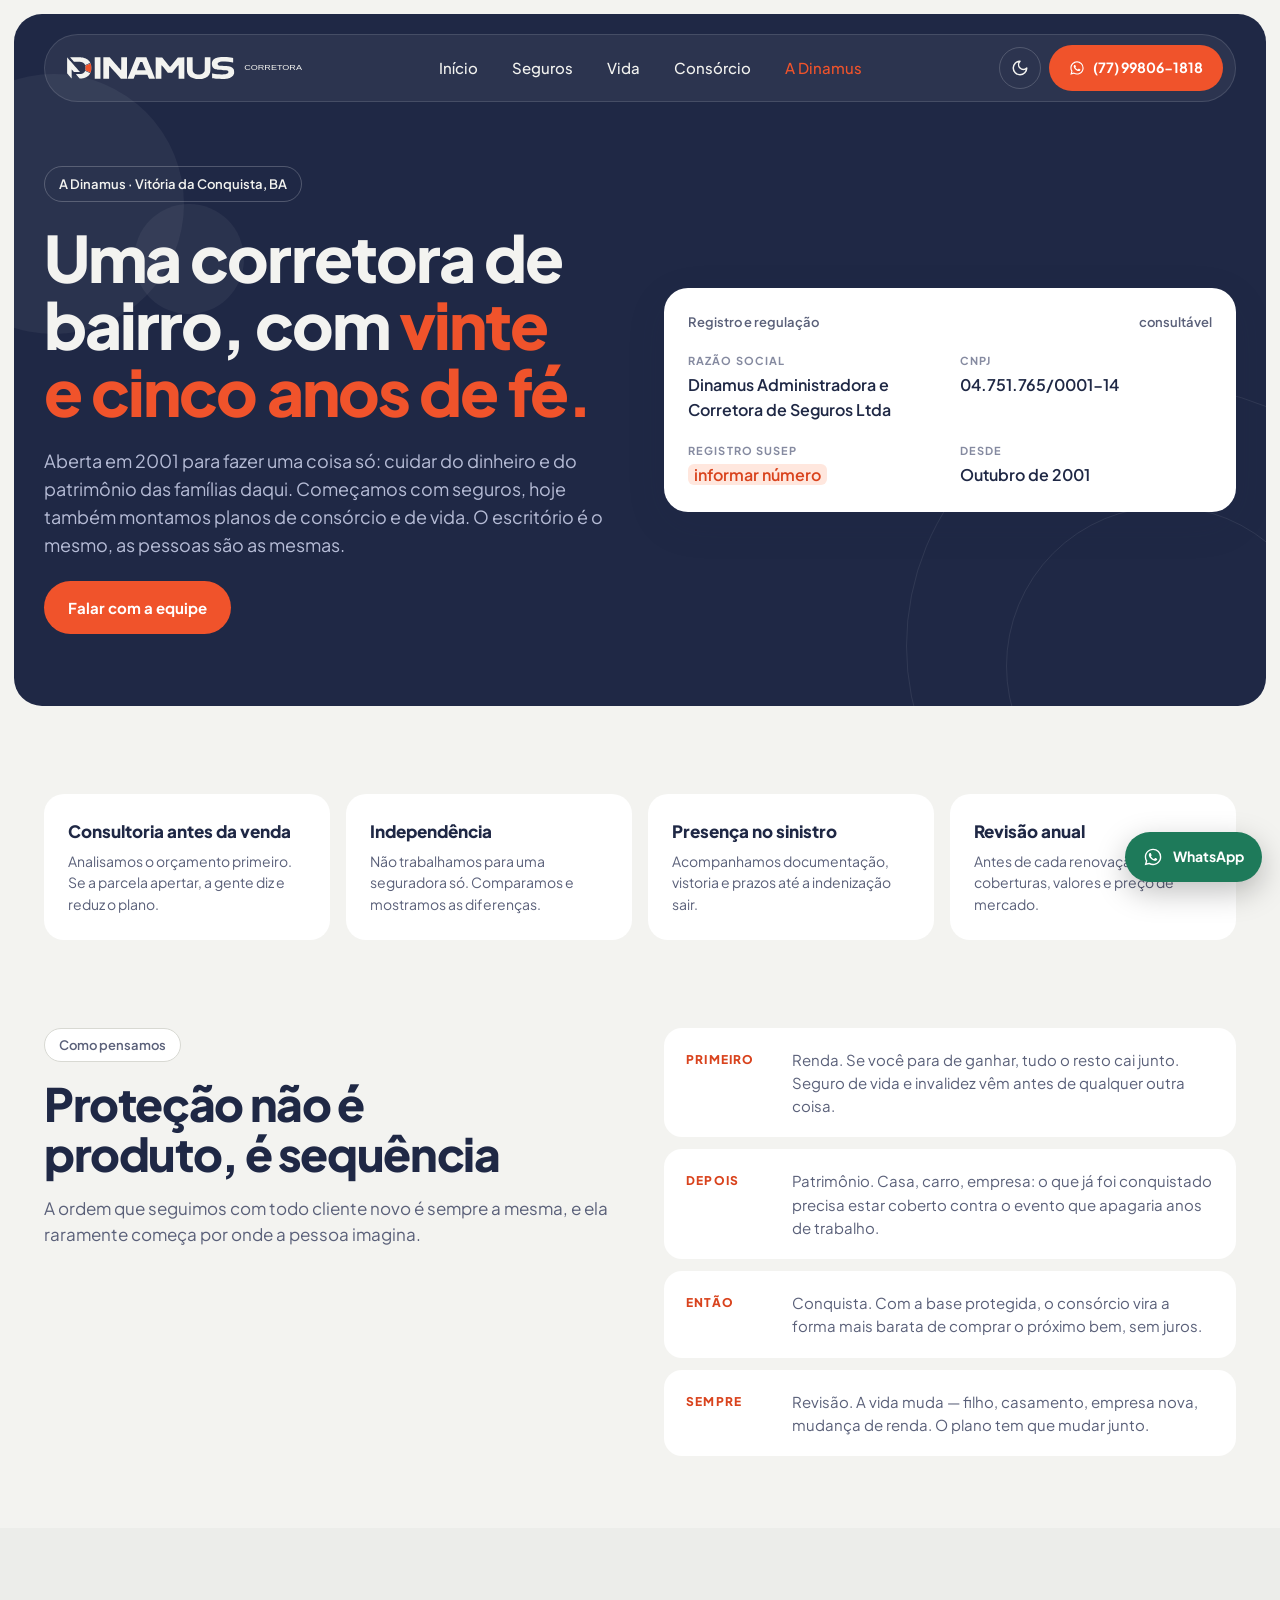
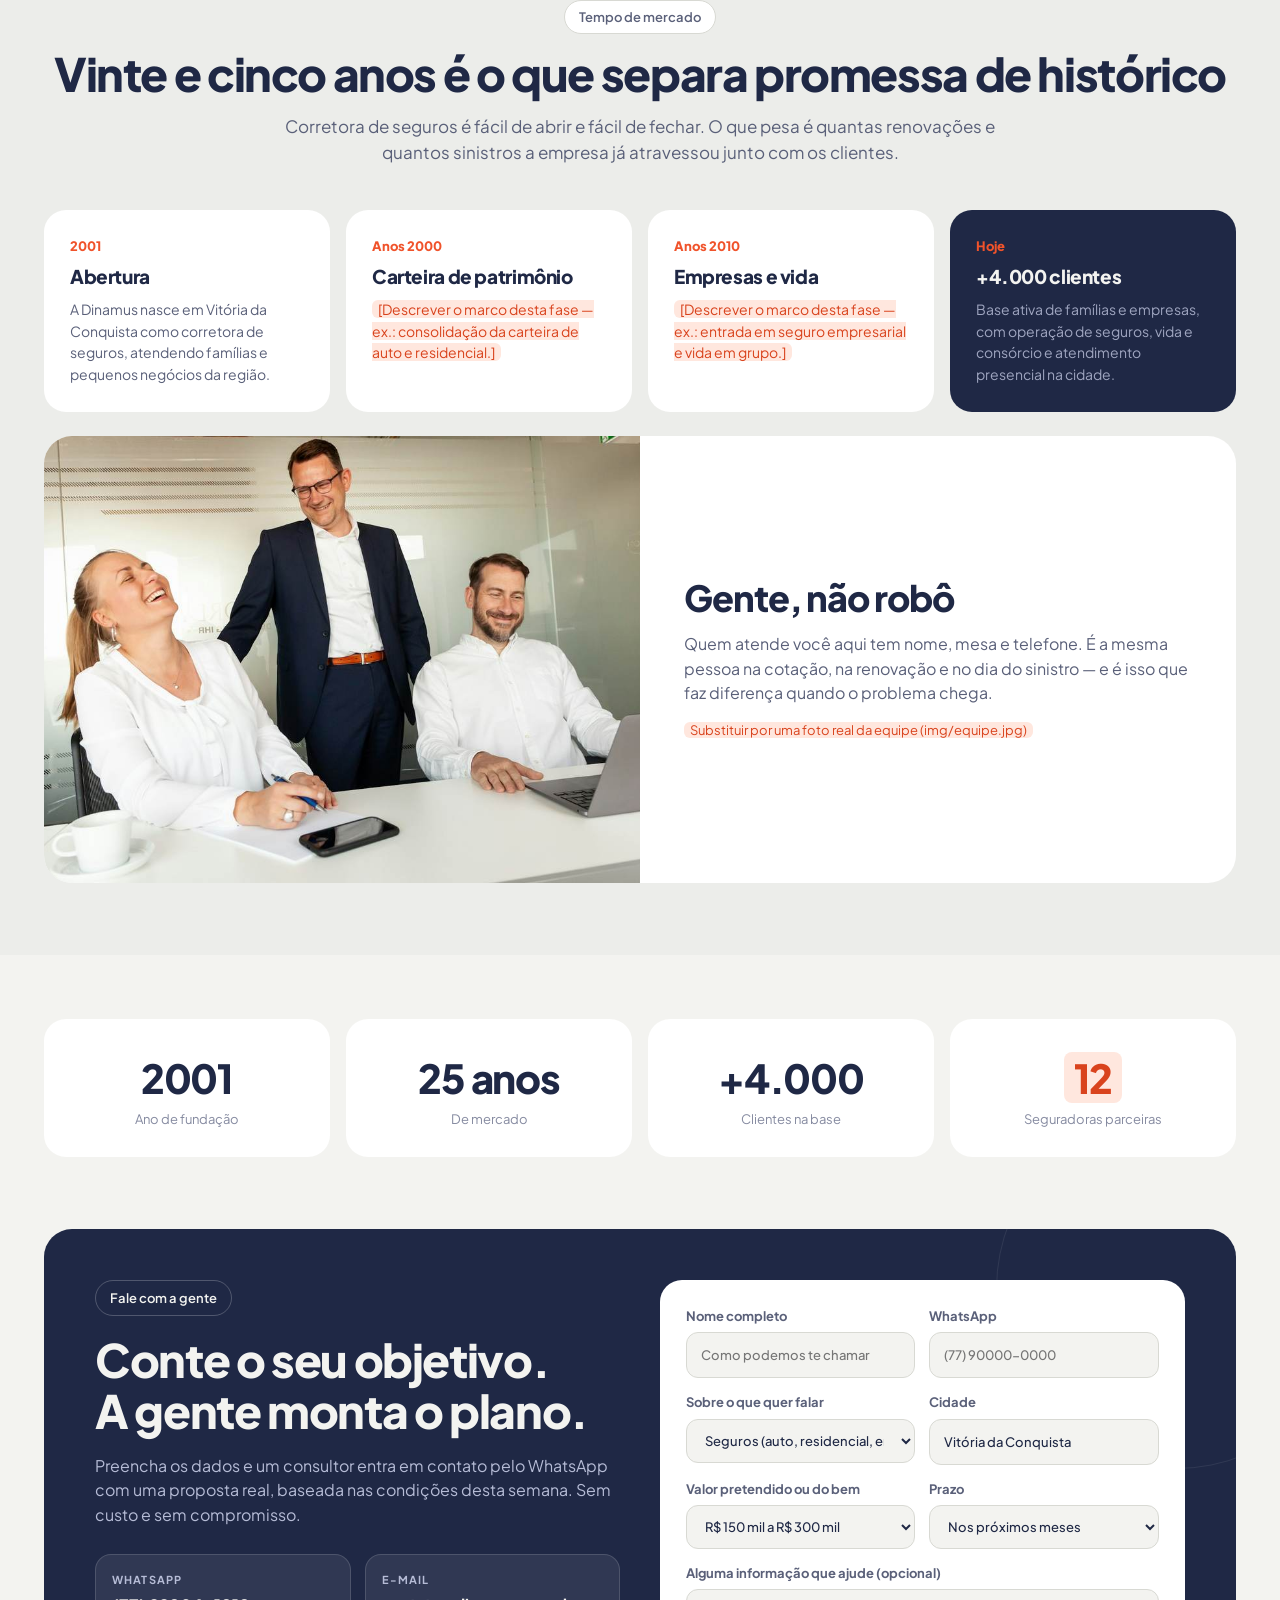
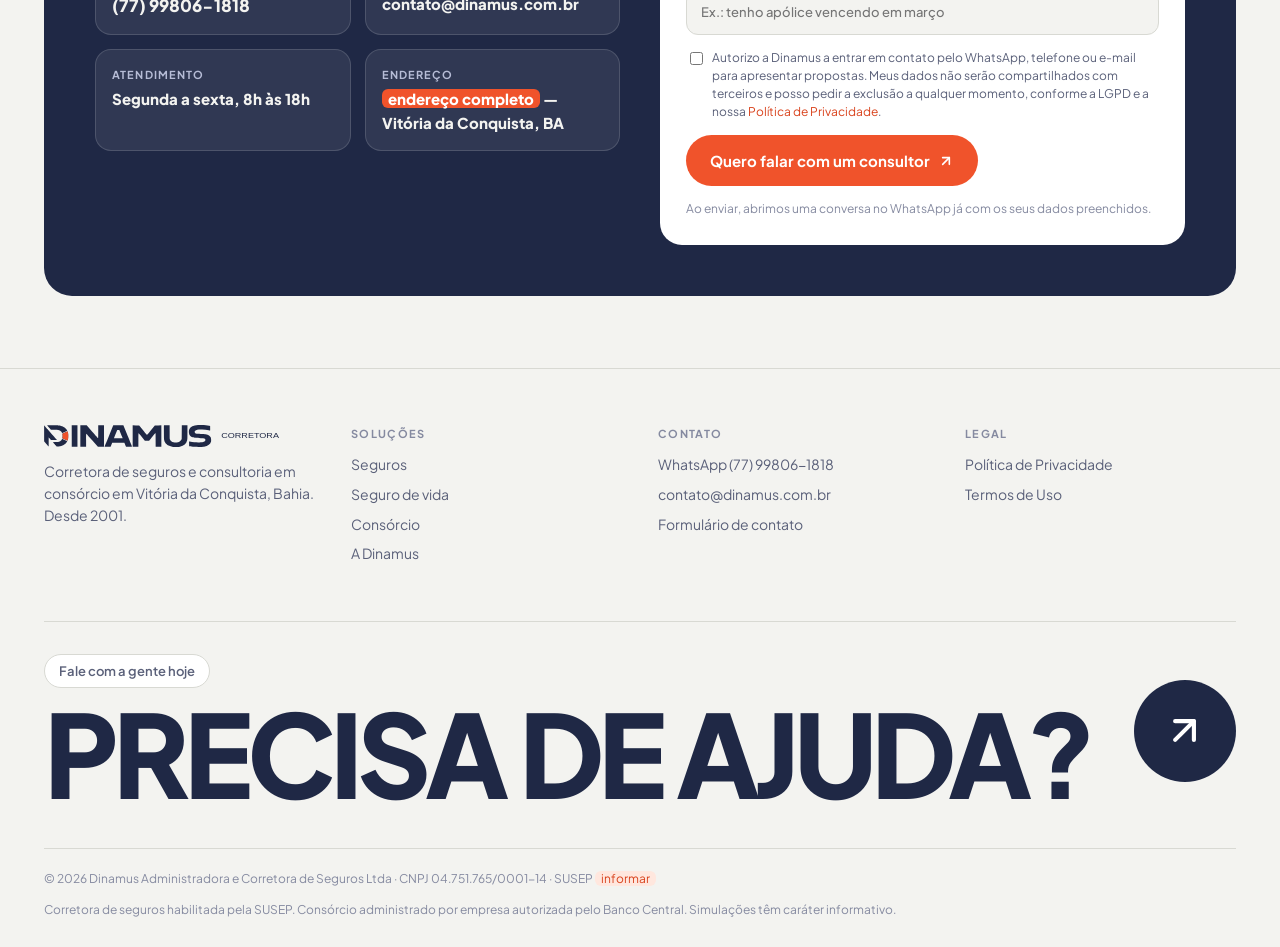
<file: sobre.html>
<!DOCTYPE html>
<html lang="pt-BR" data-theme="light">
<head>
<meta charset="utf-8">
<meta name="viewport" content="width=device-width, initial-scale=1">
<meta name="description" content="A Dinamus é uma corretora de seguros de Vitória da Conquista (BA), aberta em 2001. Seguros, seguro de vida e consórcio, com atendimento presencial.">
<meta name="theme-color" content="#1F2845">
<meta name="robots" content="index, follow">
<meta property="og:type" content="website">
<meta property="og:title" content="A Dinamus — quem somos">
<meta property="og:description" content="A Dinamus é uma corretora de seguros de Vitória da Conquista (BA), aberta em 2001. Seguros, seguro de vida e consórcio, com atendimento presencial.">
<meta property="og:locale" content="pt_BR">
<link rel="icon" type="image/svg+xml" href="img/favicon.svg">
<title>A Dinamus — quem somos</title>
<link rel="preconnect" href="https://fonts.googleapis.com">
<link rel="preconnect" href="https://fonts.gstatic.com" crossorigin>
<link rel="stylesheet" href="https://fonts.googleapis.com/css2?family=Plus+Jakarta+Sans:wght@400;500;600;700;800&display=swap">
<link rel="stylesheet" href="assets/style.css">
<script>(function(){var t=null;try{t=localStorage.getItem('dinamus-tema')}catch(e){}
if(t!=='light'&&t!=='dark'){t=window.matchMedia&&matchMedia('(prefers-color-scheme: dark)').matches?'dark':'light'}
document.documentElement.setAttribute('data-theme',t)})();</script>
</head>
<body>
<div class="page">
<div class="shell">
<div class="hero-panel">
  <div class="deco-a" aria-hidden="true"></div><div class="deco-b" aria-hidden="true"></div>
  <div class="deco-c" aria-hidden="true"></div><div class="deco-d" aria-hidden="true"></div>
  <div class="container nav-wrap">
    <div class="navbar">
      <a class="brand" href="index.html" aria-label="Dinamus Seguros — início"><img src="img/logo-white.svg" alt="Dinamus Seguros"></a>
      <nav class="nav-links" aria-label="Principal"><a href="index.html">Início</a><a href="seguros.html">Seguros</a><a href="vida.html">Vida</a><a href="consorcio.html">Consórcio</a><a href="sobre.html" aria-current="page">A Dinamus</a></nav>
      <div class="nav-actions">
        <button type="button" class="iconbtn js-theme" aria-label="Alternar tema"><svg class="icon-sun" width="18" height="18" viewBox="0 0 24 24" fill="none" stroke="currentColor" stroke-width="2" stroke-linecap="round" stroke-linejoin="round" aria-hidden="true"><circle cx="12" cy="12" r="4"></circle><path d="M12 2v2M12 20v2M4.9 4.9l1.4 1.4M17.7 17.7l1.4 1.4M2 12h2M20 12h2M6.3 17.7l-1.4 1.4M19.1 4.9l-1.4 1.4"></path></svg><svg class="icon-moon" width="18" height="18" viewBox="0 0 24 24" fill="none" stroke="currentColor" stroke-width="2" stroke-linecap="round" stroke-linejoin="round" aria-hidden="true"><path d="M12 3a6 6 0 0 0 9 9 9 9 0 1 1-9-9Z"></path></svg></button>
        <a class="btn btn-acc nav-wa" href="https://wa.me/5577998061818" target="_blank" rel="noopener"><svg width="16" height="16" viewBox="0 0 24 24" fill="currentColor" aria-hidden="true"><path d="M12.04 2C6.58 2 2.13 6.45 2.13 11.91c0 1.75.46 3.45 1.32 4.95L2 22l5.25-1.38a9.9 9.9 0 0 0 4.79 1.22h.01c5.46 0 9.9-4.45 9.9-9.91A9.86 9.86 0 0 0 12.04 2m0 18.14a8.2 8.2 0 0 1-4.19-1.15l-.3-.18-3.12.82.83-3.04-.2-.31a8.2 8.2 0 0 1-1.26-4.38c0-4.54 3.7-8.24 8.24-8.24 2.2 0 4.27.86 5.82 2.42a8.18 8.18 0 0 1 2.41 5.83c0 4.54-3.7 8.23-8.23 8.23m4.52-6.16c-.25-.12-1.47-.72-1.69-.81-.23-.08-.39-.12-.56.12-.17.25-.64.81-.78.97-.14.17-.29.19-.54.06-.25-.12-1.05-.39-1.99-1.23-.74-.66-1.23-1.47-1.38-1.72-.14-.25-.02-.38.11-.51.11-.11.25-.29.37-.43.12-.14.16-.25.25-.41.08-.17.04-.31-.02-.43-.06-.12-.56-1.34-.76-1.84-.2-.48-.41-.42-.56-.43h-.48c-.17 0-.43.06-.66.31-.22.25-.86.85-.86 2.07 0 1.22.89 2.4 1.01 2.56.12.17 1.75 2.67 4.23 3.74.59.26 1.05.41 1.41.52.59.19 1.13.16 1.56.1.48-.07 1.47-.6 1.67-1.18.21-.58.21-1.07.14-1.18-.06-.1-.22-.16-.47-.28"/></svg> (77) 99806-1818</a>
        <button type="button" class="menu-btn" aria-expanded="false" aria-label="Menu"><svg class="icon-burger" width="20" height="20" viewBox="0 0 24 24" fill="none" stroke="currentColor" stroke-width="2" stroke-linecap="round" aria-hidden="true"><path d="M4 6h16M4 12h16M4 18h16"></path></svg><svg class="icon-x" width="20" height="20" viewBox="0 0 24 24" fill="none" stroke="currentColor" stroke-width="2" stroke-linecap="round" aria-hidden="true"><path d="M18 6 6 18M6 6l12 12"></path></svg></button>
      </div>
    </div>
    <nav class="mobile-menu" aria-label="Menu"><a href="index.html">Início</a><a href="seguros.html">Seguros</a><a href="vida.html">Vida</a><a href="consorcio.html">Consórcio</a><a href="sobre.html">A Dinamus</a><a class="btn btn-acc" href="https://wa.me/5577998061818" target="_blank" rel="noopener">WhatsApp (77) 99806-1818</a></nav>
  </div>
  <div class="container hero">
<div class="hero-grid">
  <div class="hero-copy">
    <span class="eyebrow-onpanel">A Dinamus · Vitória da Conquista, BA</span>
    <h1>Uma corretora de bairro, com <em>vinte e cinco anos de fé.</em></h1>
    <p class="lede">Aberta em 2001 para fazer uma coisa só: cuidar do dinheiro e do patrimônio das famílias daqui. Começamos com seguros, hoje também montamos planos de consórcio e de vida. O escritório é o mesmo, as pessoas são as mesmas.</p>
    <a href="#contato" class="btn btn-acc">Falar com a equipe</a>
  </div>
  <div class="hero-card" style="display:grid;grid-template-columns:1fr 1fr;gap:20px">
    <div class="hero-card-head" style="grid-column:1/-1"><span>Registro e regulação</span><span>consultável</span></div>
    <div><div class="kicker">Razão social</div><div style="font-weight:600;margin-top:4px">Dinamus Administradora e Corretora de Seguros Ltda</div></div>
    <div><div class="kicker">CNPJ</div><div style="font-weight:600;margin-top:4px">04.751.765/0001-14</div></div>
    <div><div class="kicker">Registro SUSEP</div><div style="font-weight:600;margin-top:4px"><span class="marker">informar número</span></div></div>
    <div><div class="kicker">Desde</div><div style="font-weight:600;margin-top:4px">Outubro de 2001</div></div>
  </div>
</div>
  </div>
</div>
</div>
<main>
<section class="sec sec-first" style="padding-bottom:40px"><div class="container">
  <div class="g-240"><div class="mini-card" style="padding:24px;border-radius:20px"><b style="margin-top:0;font-size:17px">Consultoria antes da venda</b><p style="margin-top:6px">Analisamos o orçamento primeiro. Se a parcela apertar, a gente diz e reduz o plano.</p></div><div class="mini-card" style="padding:24px;border-radius:20px"><b style="margin-top:0;font-size:17px">Independência</b><p style="margin-top:6px">Não trabalhamos para uma seguradora só. Comparamos e mostramos as diferenças.</p></div><div class="mini-card" style="padding:24px;border-radius:20px"><b style="margin-top:0;font-size:17px">Presença no sinistro</b><p style="margin-top:6px">Acompanhamos documentação, vistoria e prazos até a indenização sair.</p></div><div class="mini-card" style="padding:24px;border-radius:20px"><b style="margin-top:0;font-size:17px">Revisão anual</b><p style="margin-top:6px">Antes de cada renovação, revemos coberturas, valores e preço de mercado.</p></div></div>
</div></section>

<section class="sec" style="padding-top:48px"><div class="container">
  <div class="g-400" style="align-items:start">
    <div style="display:flex;flex-direction:column;gap:16px;align-items:flex-start">
      <span class="eyebrow">Como pensamos</span>
      <h2 class="h2">Proteção não é produto, é sequência</h2>
      <p style="color:var(--text2);font-size:17px">A ordem que seguimos com todo cliente novo é sempre a mesma, e ela raramente começa por onde a pessoa imagina.</p>
    </div>
    <div style="display:flex;flex-direction:column;gap:12px"><div class="seq-row"><div class="k">Primeiro</div><p>Renda. Se você para de ganhar, tudo o resto cai junto. Seguro de vida e invalidez vêm antes de qualquer outra coisa.</p></div><div class="seq-row"><div class="k">Depois</div><p>Patrimônio. Casa, carro, empresa: o que já foi conquistado precisa estar coberto contra o evento que apagaria anos de trabalho.</p></div><div class="seq-row"><div class="k">Então</div><p>Conquista. Com a base protegida, o consórcio vira a forma mais barata de comprar o próximo bem, sem juros.</p></div><div class="seq-row"><div class="k">Sempre</div><p>Revisão. A vida muda — filho, casamento, empresa nova, mudança de renda. O plano tem que mudar junto.</p></div></div>
  </div>
</div></section>

<section class="sec sec-alt"><div class="container">
  <div class="sec-head"><span class="eyebrow">Tempo de mercado</span><h2 class="h2">Vinte e cinco anos é o que separa promessa de histórico</h2><p class="lede">Corretora de seguros é fácil de abrir e fácil de fechar. O que pesa é quantas renovações e quantos sinistros a empresa já atravessou junto com os clientes.</p></div>
  <div class="g-220" style="gap:16px;margin-bottom:24px"><div class="etapa-card"><div class="n" style="font-weight:800">2001</div><h3 style="font-size:19px">Abertura</h3><p>A Dinamus nasce em Vitória da Conquista como corretora de seguros, atendendo famílias e pequenos negócios da região.</p></div><div class="etapa-card"><div class="n" style="font-weight:800">Anos 2000</div><h3 style="font-size:19px">Carteira de patrimônio</h3><p><span class="marker">[Descrever o marco desta fase — ex.: consolidação da carteira de auto e residencial.]</span></p></div><div class="etapa-card"><div class="n" style="font-weight:800">Anos 2010</div><h3 style="font-size:19px">Empresas e vida</h3><p><span class="marker">[Descrever o marco desta fase — ex.: entrada em seguro empresarial e vida em grupo.]</span></p></div><div class="etapa-card dark-card"><div class="n" style="font-weight:800">Hoje</div><h3 style="font-size:19px">+4.000 clientes</h3><p>Base ativa de famílias e empresas, com operação de seguros, vida e consórcio e atendimento presencial na cidade.</p></div></div>
  <div class="band" style="background:var(--surface);color:var(--text)">
    <div class="band-img" style="min-height:260px"><img src="img/equipe.jpg" alt="Equipe reunida no escritório" loading="lazy" decoding="async"></div>
    <div class="band-body" style="gap:14px">
      <h3 style="font-size:clamp(26px,3vw,36px);color:var(--text)">Gente, não robô</h3>
      <p style="color:var(--text2)">Quem atende você aqui tem nome, mesa e telefone. É a mesma pessoa na cotação, na renovação e no dia do sinistro — e é isso que faz diferença quando o problema chega.</p>
      <p style="font-size:13px"><span class="marker">Substituir por uma foto real da equipe (img/equipe.jpg)</span></p>
    </div>
  </div>
</div></section>

<section class="sec" style="padding-top:64px;padding-bottom:24px"><div class="container">
  <div class="g-200">
    <div class="num-tile"><div class="big">2001</div><div class="sub">Ano de fundação</div></div>
    <div class="num-tile"><div class="big">25 anos</div><div class="sub">De mercado</div></div>
    <div class="num-tile"><div class="big">+4.000</div><div class="sub">Clientes na base</div></div>
    <div class="num-tile"><div class="big"><span class="marker" style="padding:0 10px;border-radius:8px">12</span></div><div class="sub">Seguradoras parceiras</div></div>
  </div>
</div></section>
</main>
<section id="contato" class="container" style="padding:48px 24px 72px;width:100%">
  <div class="contact-band">
    <div class="deco-ring" aria-hidden="true"></div>
    <div class="contact-info">
      <span class="eyebrow-onpanel">Fale com a gente</span>
      <h2 class="h2">Conte o seu objetivo. A gente monta o plano.</h2>
      <p class="lede">Preencha os dados e um consultor entra em contato pelo WhatsApp com uma proposta real, baseada nas condições desta semana. Sem custo e sem compromisso.</p>
      <div class="contact-cards">
        <div><div class="kicker">WhatsApp</div><a class="big" href="https://wa.me/5577998061818" target="_blank" rel="noopener">(77) 99806-1818</a></div>
        <div><div class="kicker">E-mail</div><a href="mailto:contato@dinamus.com.br">contato@dinamus.com.br</a></div>
        <div><div class="kicker">Atendimento</div><div class="val">Segunda a sexta, 8h às 18h</div></div>
        <div><div class="kicker">Endereço</div><div class="val"><span class="marker-inv">endereço completo</span> — Vitória da Conquista, BA</div></div>
      </div>
    </div>
    <form id="form-contato" class="contact-form" novalidate>
      <div class="form-row">
        <label>Nome completo<input type="text" name="nome" autocomplete="name" placeholder="Como podemos te chamar"></label>
        <label>WhatsApp<input type="tel" name="whats" autocomplete="tel" placeholder="(77) 90000-0000"></label>
      </div>
      <div class="form-row">
        <label>Sobre o que quer falar<select name="assunto" id="f-assunto"><option value="Seguros">Seguros (auto, residencial, empresarial)</option><option value="Seguro de vida">Seguro de vida</option><option value="Consórcio">Consórcio</option><option value="Não sei ainda">Quero uma análise geral</option></select></label>
        <label>Cidade<input type="text" name="cidade" value="Vitória da Conquista"></label>
      </div>
      <div class="form-row">
        <label>Valor pretendido ou do bem<select name="faixa"><option>Até R$ 50 mil</option><option>R$ 50 mil a R$ 150 mil</option><option selected>R$ 150 mil a R$ 300 mil</option><option>R$ 300 mil a R$ 600 mil</option><option>Acima de R$ 600 mil</option><option>Não se aplica</option></select></label>
        <label>Prazo<select name="quando"><option>É urgente</option><option selected>Nos próximos meses</option><option>Só estou pesquisando</option></select></label>
      </div>
      <label>Alguma informação que ajude (opcional)<input type="text" name="obs" id="f-obs" placeholder="Ex.: tenho apólice vencendo em março"></label>
      <label class="lgpd"><input type="checkbox" name="lgpd"><span>Autorizo a Dinamus a entrar em contato pelo WhatsApp, telefone ou e-mail para apresentar propostas. Meus dados não serão compartilhados com terceiros e posso pedir a exclusão a qualquer momento, conforme a LGPD e a nossa <a href="politica-de-privacidade.html">Política de Privacidade</a>.</span></label>
      <button type="submit" class="btn btn-acc" style="padding:14px 24px">Quero falar com um consultor <svg width="16" height="16" viewBox="0 0 24 24" fill="none" stroke="currentColor" stroke-width="2.4" stroke-linecap="round" stroke-linejoin="round" aria-hidden="true"><path d="M7 7h10v10"></path><path d="M7 17 17 7"></path></svg></button>
      <p class="form-note" id="form-note" aria-live="polite">Ao enviar, abrimos uma conversa no WhatsApp já com os seus dados preenchidos.</p>
    </form>
  </div>
</section>
<footer class="site-footer">
  <div class="container footer-inner">
    <div class="footer-grid">
      <div class="footer-brand">
        <a href="index.html" aria-label="Dinamus — início"><img class="logo-navy" src="img/logo-navy.svg" alt="Dinamus Seguros"><img class="logo-white-f" src="img/logo-white.svg" alt="Dinamus Seguros"></a>
        <p>Corretora de seguros e consultoria em consórcio em Vitória da Conquista, Bahia. Desde 2001.</p>
      </div>
      <div><span class="kicker">Soluções</span><ul><li><a href="seguros.html">Seguros</a></li><li><a href="vida.html">Seguro de vida</a></li><li><a href="consorcio.html">Consórcio</a></li><li><a href="sobre.html">A Dinamus</a></li></ul></div>
      <div><span class="kicker">Contato</span><ul><li><a href="https://wa.me/5577998061818" target="_blank" rel="noopener">WhatsApp (77) 99806-1818</a></li><li><a href="mailto:contato@dinamus.com.br">contato@dinamus.com.br</a></li><li><a href="#contato">Formulário de contato</a></li></ul></div>
      <div><span class="kicker">Legal</span><ul><li><a href="politica-de-privacidade.html">Política de Privacidade</a></li><li><a href="termos-de-uso.html">Termos de Uso</a></li></ul></div>
    </div>
    <a class="footer-cta" href="https://wa.me/5577998061818?text=Ol%C3%A1%21%20Vim%20pelo%20site%20e%20preciso%20de%20ajuda." target="_blank" rel="noopener">
      <div class="footer-cta-txt"><span class="eyebrow">Fale com a gente hoje</span><span class="footer-cta-big">Precisa de ajuda?</span></div>
      <span class="footer-cta-circle"><svg width="44%" height="44%" viewBox="0 0 24 24" fill="none" stroke="currentColor" stroke-width="2.2" stroke-linecap="round" stroke-linejoin="round" aria-hidden="true"><path d="M7 7h10v10"></path><path d="M7 17 17 7"></path></svg></span>
    </a>
    <div class="footer-legal">
      <span>© <span class="js-ano">2026</span> Dinamus Administradora e Corretora de Seguros Ltda · CNPJ 04.751.765/0001-14 · SUSEP <span class="marker">informar</span></span>
      <span>Corretora de seguros habilitada pela SUSEP. Consórcio administrado por empresa autorizada pelo Banco Central. Simulações têm caráter informativo.</span>
    </div>
  </div>
</footer>
<a class="wa-float" href="https://wa.me/5577998061818?text=Ol%C3%A1%21%20Vim%20pelo%20site%20e%20quero%20simular%20um%20cons%C3%B3rcio." target="_blank" rel="noopener" aria-label="Falar com a Dinamus no WhatsApp"><svg width="20" height="20" viewBox="0 0 24 24" fill="currentColor" aria-hidden="true"><path d="M12.04 2C6.58 2 2.13 6.45 2.13 11.91c0 1.75.46 3.45 1.32 4.95L2 22l5.25-1.38a9.9 9.9 0 0 0 4.79 1.22h.01c5.46 0 9.9-4.45 9.9-9.91A9.86 9.86 0 0 0 12.04 2m0 18.14a8.2 8.2 0 0 1-4.19-1.15l-.3-.18-3.12.82.83-3.04-.2-.31a8.2 8.2 0 0 1-1.26-4.38c0-4.54 3.7-8.24 8.24-8.24 2.2 0 4.27.86 5.82 2.42a8.18 8.18 0 0 1 2.41 5.83c0 4.54-3.7 8.23-8.23 8.23m4.52-6.16c-.25-.12-1.47-.72-1.69-.81-.23-.08-.39-.12-.56.12-.17.25-.64.81-.78.97-.14.17-.29.19-.54.06-.25-.12-1.05-.39-1.99-1.23-.74-.66-1.23-1.47-1.38-1.72-.14-.25-.02-.38.11-.51.11-.11.25-.29.37-.43.12-.14.16-.25.25-.41.08-.17.04-.31-.02-.43-.06-.12-.56-1.34-.76-1.84-.2-.48-.41-.42-.56-.43h-.48c-.17 0-.43.06-.66.31-.22.25-.86.85-.86 2.07 0 1.22.89 2.4 1.01 2.56.12.17 1.75 2.67 4.23 3.74.59.26 1.05.41 1.41.52.59.19 1.13.16 1.56.1.48-.07 1.47-.6 1.67-1.18.21-.58.21-1.07.14-1.18-.06-.1-.22-.16-.47-.28"/></svg> WhatsApp</a>
</div>
<script src="assets/app.js" defer></script>
</body>
</html>
</file>
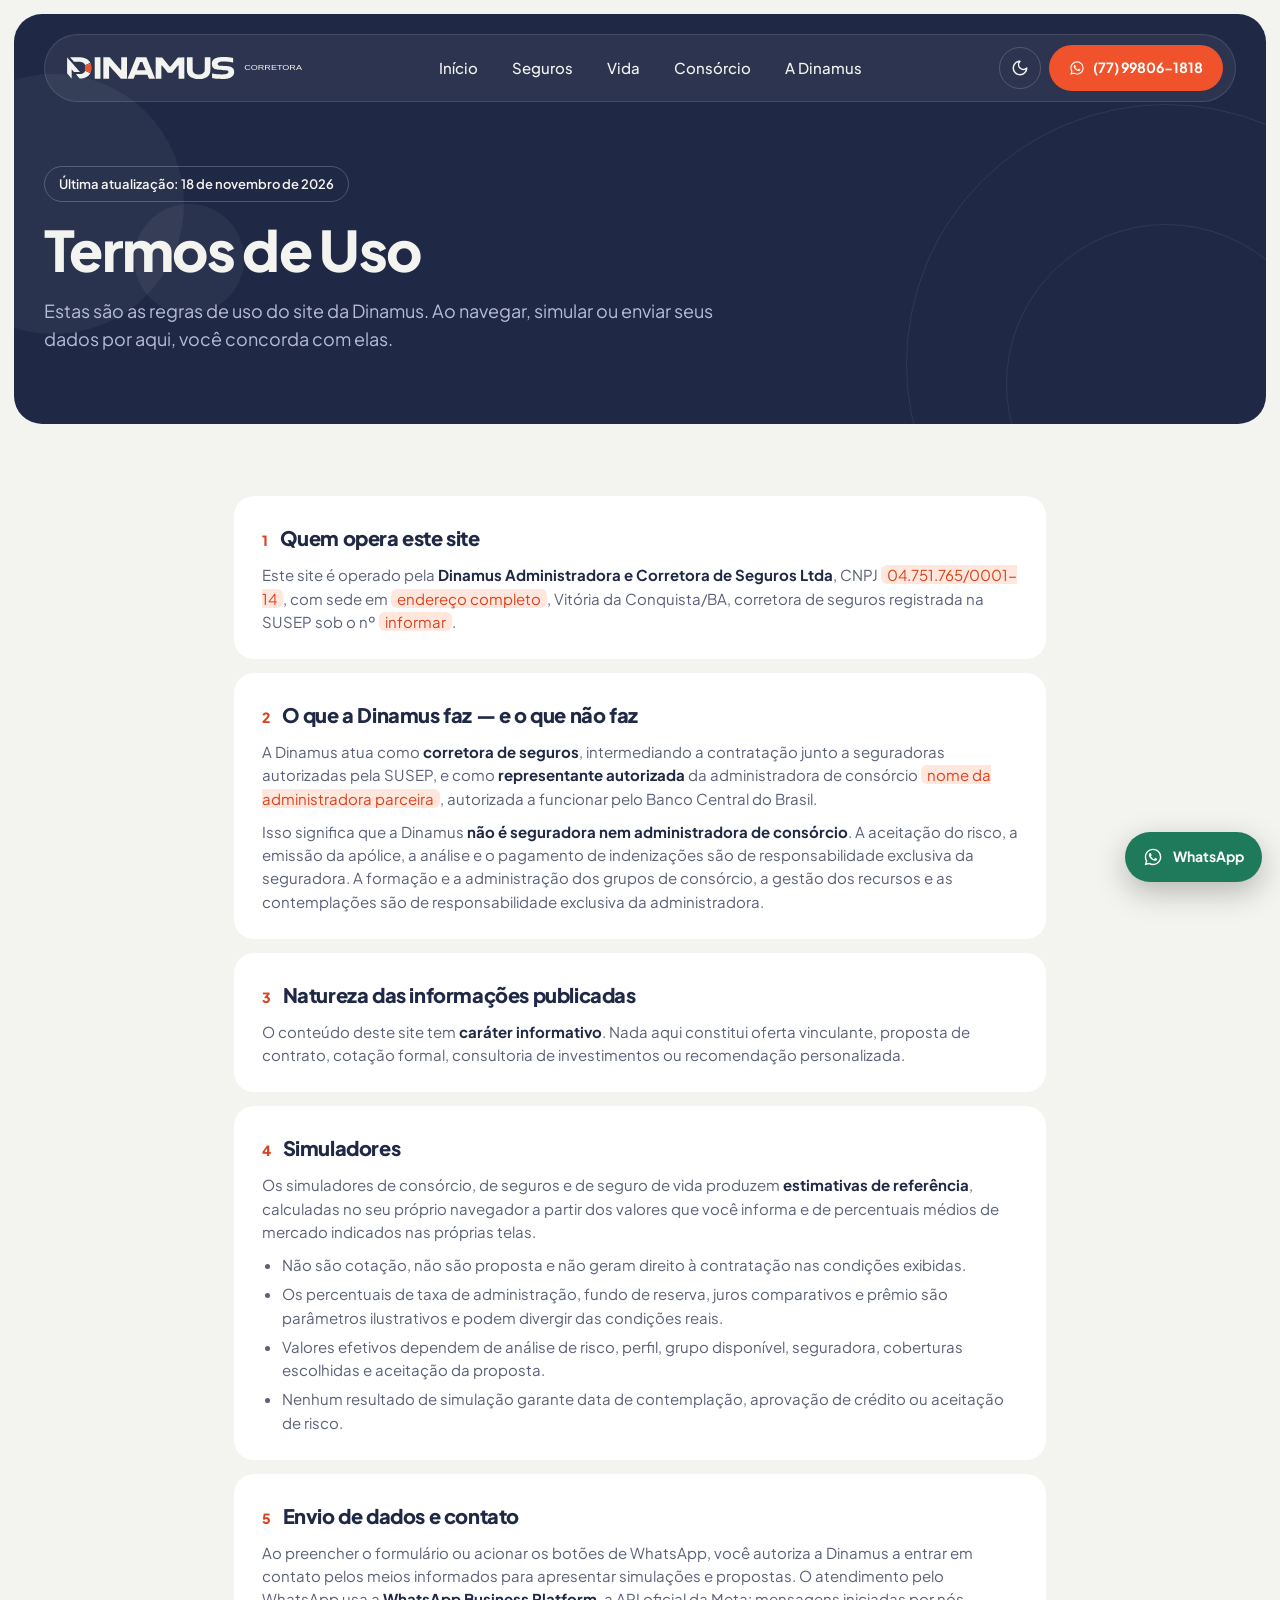
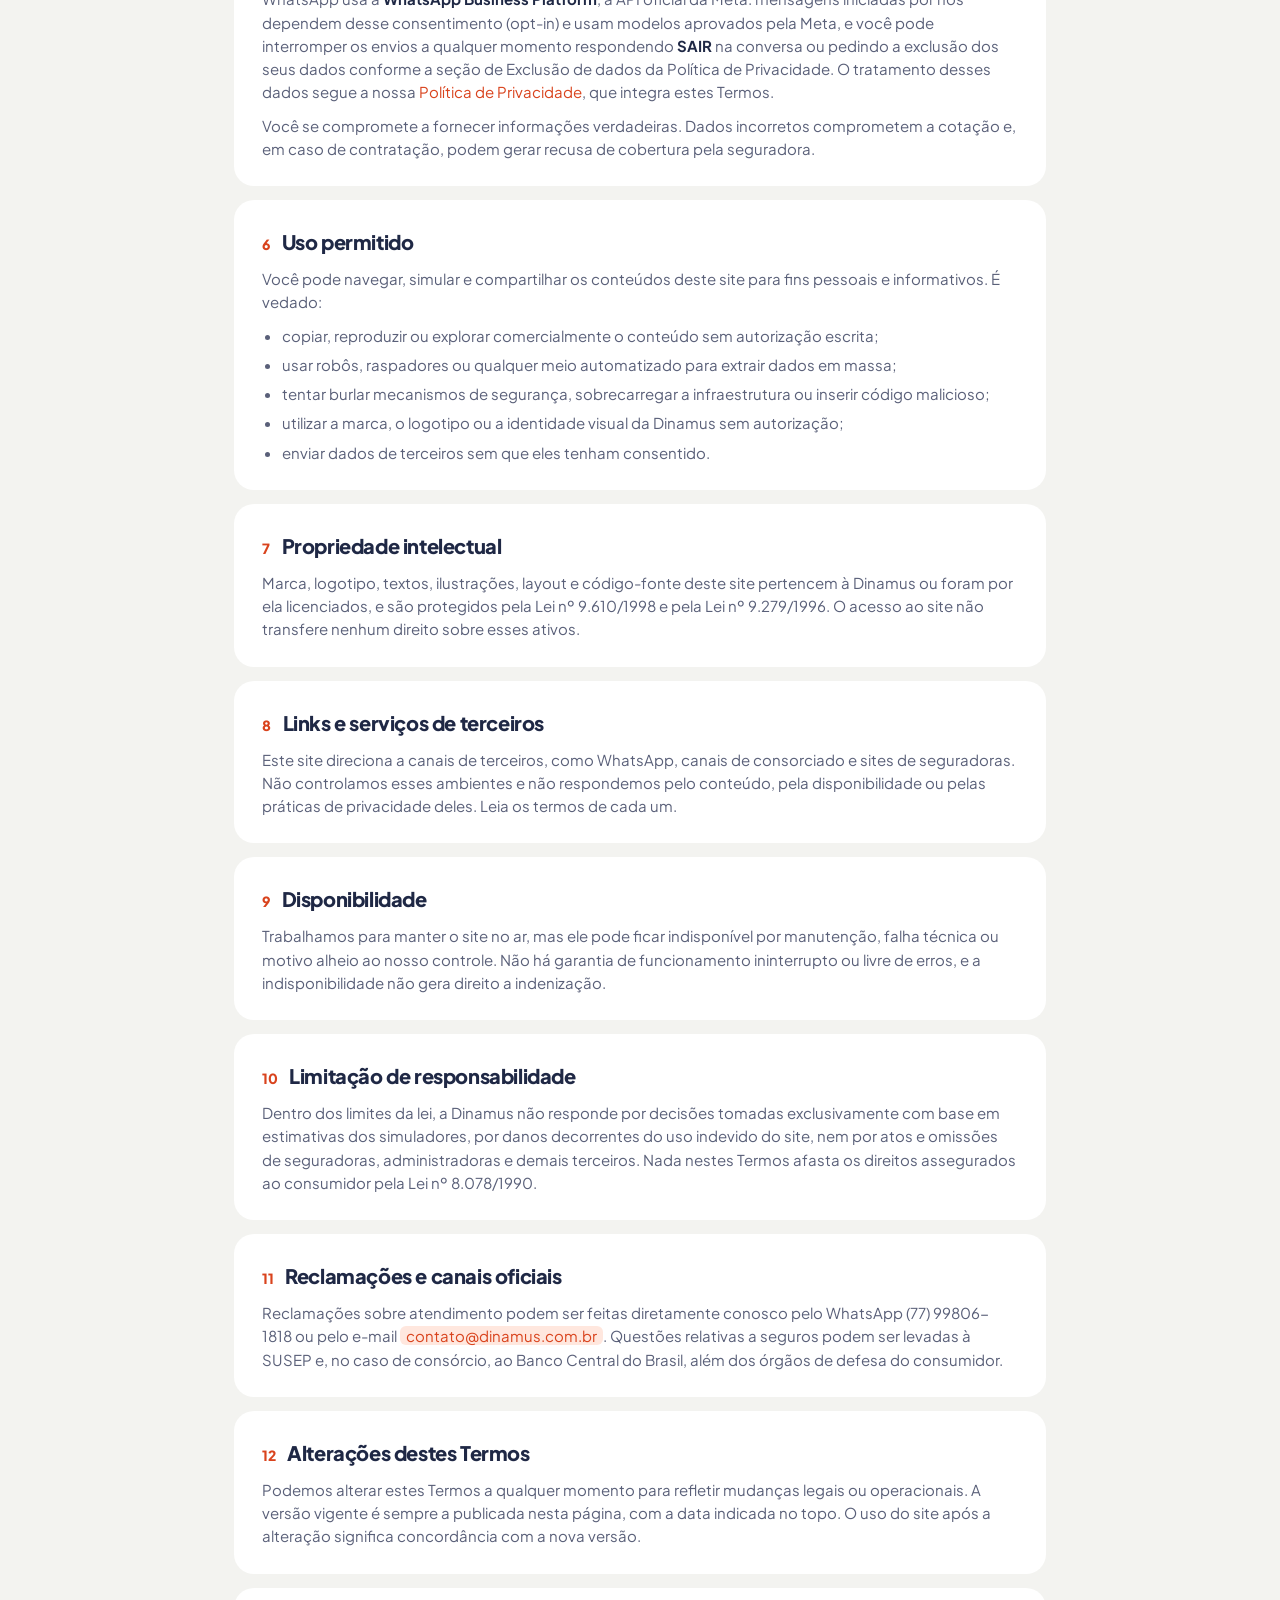
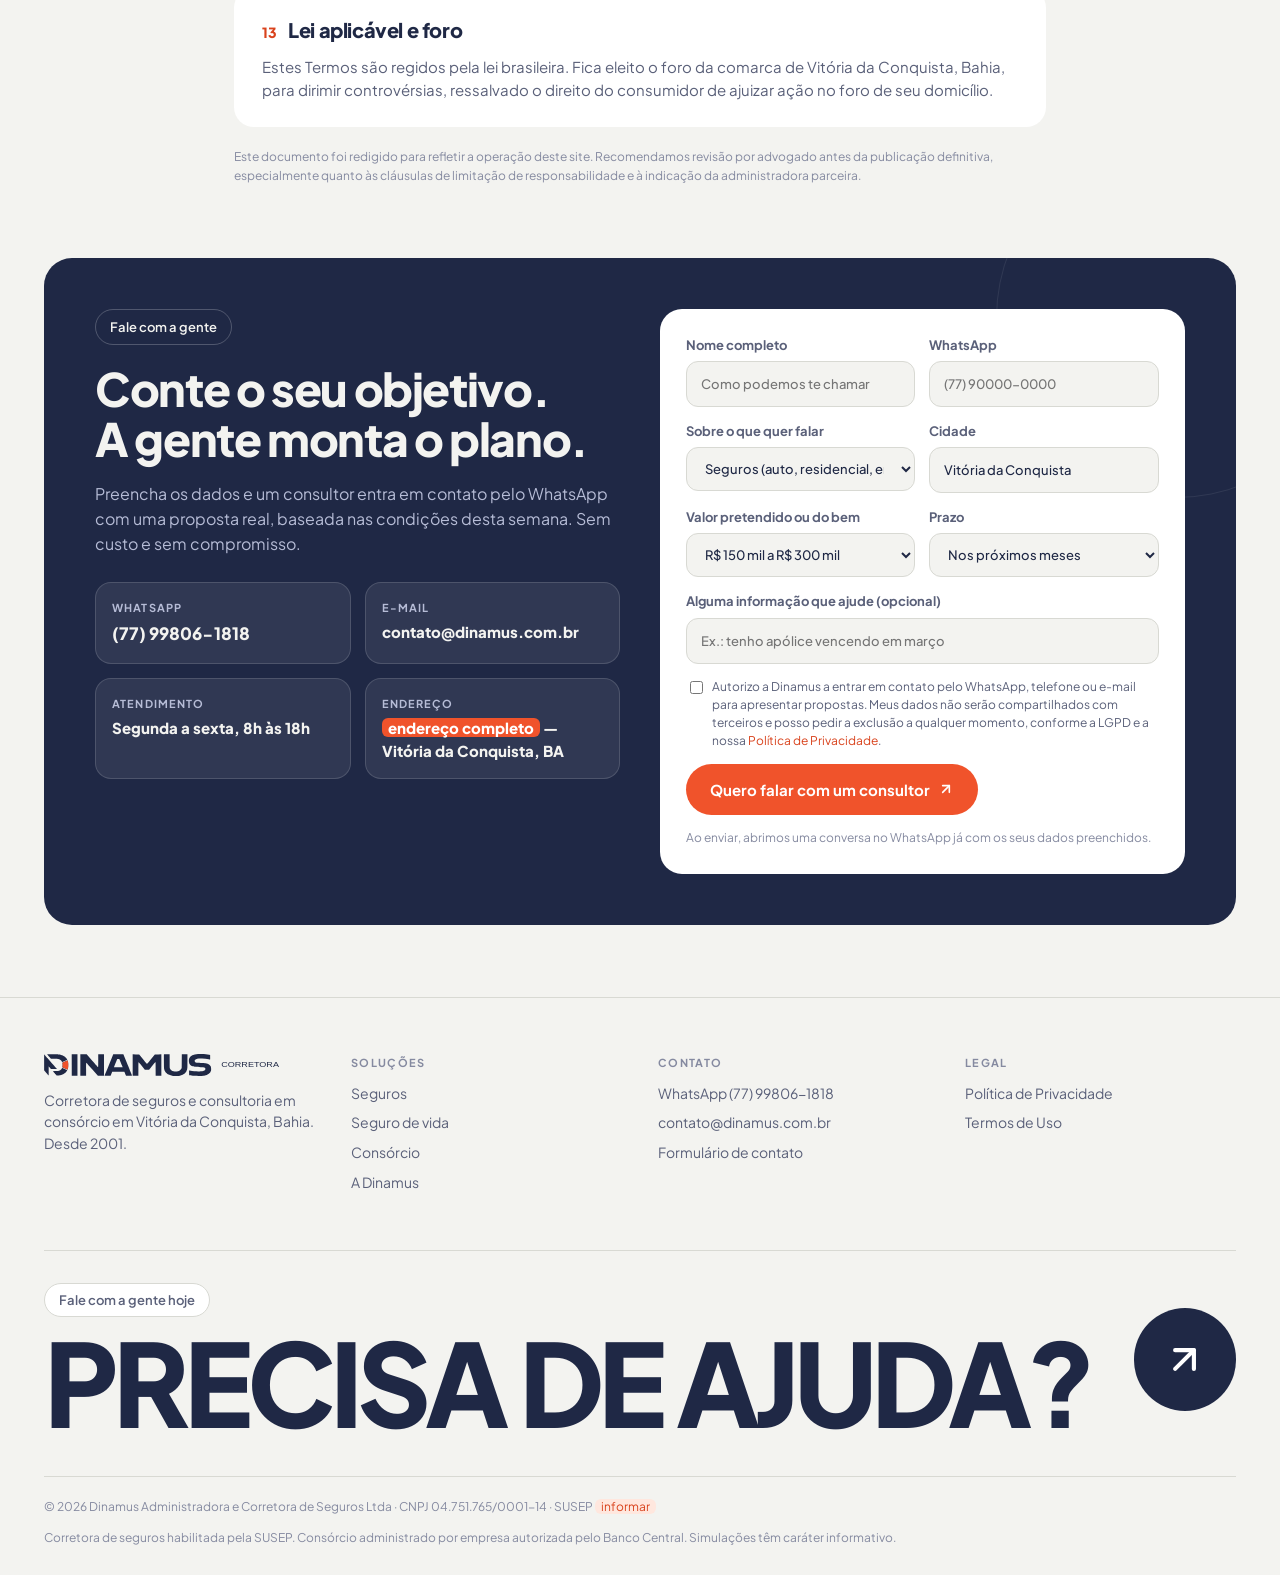
<file: termos-de-uso.html>
<!DOCTYPE html>
<html lang="pt-BR" data-theme="light">
<head>
<meta charset="utf-8">
<meta name="viewport" content="width=device-width, initial-scale=1">
<meta name="description" content="As regras de uso do site da Dinamus Seguros: natureza das informações, simuladores, uso permitido e canais oficiais.">
<meta name="theme-color" content="#1F2845">
<meta name="robots" content="index, follow">
<meta property="og:type" content="website">
<meta property="og:title" content="Termos de Uso — Dinamus">
<meta property="og:description" content="As regras de uso do site da Dinamus Seguros: natureza das informações, simuladores, uso permitido e canais oficiais.">
<meta property="og:locale" content="pt_BR">
<link rel="icon" type="image/svg+xml" href="img/favicon.svg">
<title>Termos de Uso — Dinamus</title>
<link rel="preconnect" href="https://fonts.googleapis.com">
<link rel="preconnect" href="https://fonts.gstatic.com" crossorigin>
<link rel="stylesheet" href="https://fonts.googleapis.com/css2?family=Plus+Jakarta+Sans:wght@400;500;600;700;800&display=swap">
<link rel="stylesheet" href="assets/style.css">
<script>(function(){var t=null;try{t=localStorage.getItem('dinamus-tema')}catch(e){}
if(t!=='light'&&t!=='dark'){t=window.matchMedia&&matchMedia('(prefers-color-scheme: dark)').matches?'dark':'light'}
document.documentElement.setAttribute('data-theme',t)})();</script>
</head>
<body>
<div class="page">
<div class="shell">
<div class="hero-panel">
  <div class="deco-a" aria-hidden="true"></div><div class="deco-b" aria-hidden="true"></div>
  <div class="deco-c" aria-hidden="true"></div><div class="deco-d" aria-hidden="true"></div>
  <div class="container nav-wrap">
    <div class="navbar">
      <a class="brand" href="index.html" aria-label="Dinamus Seguros — início"><img src="img/logo-white.svg" alt="Dinamus Seguros"></a>
      <nav class="nav-links" aria-label="Principal"><a href="index.html">Início</a><a href="seguros.html">Seguros</a><a href="vida.html">Vida</a><a href="consorcio.html">Consórcio</a><a href="sobre.html">A Dinamus</a></nav>
      <div class="nav-actions">
        <button type="button" class="iconbtn js-theme" aria-label="Alternar tema"><svg class="icon-sun" width="18" height="18" viewBox="0 0 24 24" fill="none" stroke="currentColor" stroke-width="2" stroke-linecap="round" stroke-linejoin="round" aria-hidden="true"><circle cx="12" cy="12" r="4"></circle><path d="M12 2v2M12 20v2M4.9 4.9l1.4 1.4M17.7 17.7l1.4 1.4M2 12h2M20 12h2M6.3 17.7l-1.4 1.4M19.1 4.9l-1.4 1.4"></path></svg><svg class="icon-moon" width="18" height="18" viewBox="0 0 24 24" fill="none" stroke="currentColor" stroke-width="2" stroke-linecap="round" stroke-linejoin="round" aria-hidden="true"><path d="M12 3a6 6 0 0 0 9 9 9 9 0 1 1-9-9Z"></path></svg></button>
        <a class="btn btn-acc nav-wa" href="https://wa.me/5577998061818" target="_blank" rel="noopener"><svg width="16" height="16" viewBox="0 0 24 24" fill="currentColor" aria-hidden="true"><path d="M12.04 2C6.58 2 2.13 6.45 2.13 11.91c0 1.75.46 3.45 1.32 4.95L2 22l5.25-1.38a9.9 9.9 0 0 0 4.79 1.22h.01c5.46 0 9.9-4.45 9.9-9.91A9.86 9.86 0 0 0 12.04 2m0 18.14a8.2 8.2 0 0 1-4.19-1.15l-.3-.18-3.12.82.83-3.04-.2-.31a8.2 8.2 0 0 1-1.26-4.38c0-4.54 3.7-8.24 8.24-8.24 2.2 0 4.27.86 5.82 2.42a8.18 8.18 0 0 1 2.41 5.83c0 4.54-3.7 8.23-8.23 8.23m4.52-6.16c-.25-.12-1.47-.72-1.69-.81-.23-.08-.39-.12-.56.12-.17.25-.64.81-.78.97-.14.17-.29.19-.54.06-.25-.12-1.05-.39-1.99-1.23-.74-.66-1.23-1.47-1.38-1.72-.14-.25-.02-.38.11-.51.11-.11.25-.29.37-.43.12-.14.16-.25.25-.41.08-.17.04-.31-.02-.43-.06-.12-.56-1.34-.76-1.84-.2-.48-.41-.42-.56-.43h-.48c-.17 0-.43.06-.66.31-.22.25-.86.85-.86 2.07 0 1.22.89 2.4 1.01 2.56.12.17 1.75 2.67 4.23 3.74.59.26 1.05.41 1.41.52.59.19 1.13.16 1.56.1.48-.07 1.47-.6 1.67-1.18.21-.58.21-1.07.14-1.18-.06-.1-.22-.16-.47-.28"/></svg> (77) 99806-1818</a>
        <button type="button" class="menu-btn" aria-expanded="false" aria-label="Menu"><svg class="icon-burger" width="20" height="20" viewBox="0 0 24 24" fill="none" stroke="currentColor" stroke-width="2" stroke-linecap="round" aria-hidden="true"><path d="M4 6h16M4 12h16M4 18h16"></path></svg><svg class="icon-x" width="20" height="20" viewBox="0 0 24 24" fill="none" stroke="currentColor" stroke-width="2" stroke-linecap="round" aria-hidden="true"><path d="M18 6 6 18M6 6l12 12"></path></svg></button>
      </div>
    </div>
    <nav class="mobile-menu" aria-label="Menu"><a href="index.html">Início</a><a href="seguros.html">Seguros</a><a href="vida.html">Vida</a><a href="consorcio.html">Consórcio</a><a href="sobre.html">A Dinamus</a><a class="btn btn-acc" href="https://wa.me/5577998061818" target="_blank" rel="noopener">WhatsApp (77) 99806-1818</a></nav>
  </div>
  <div class="container hero">
<div class="hero-legal">
    <span class="eyebrow-onpanel">Última atualização: 18 de novembro de 2026</span>
    <h1>Termos de Uso</h1>
    <p class="lede">Estas são as regras de uso do site da Dinamus. Ao navegar, simular ou enviar seus dados por aqui, você concorda com elas.</p>
  </div>
  </div>
</div>
</div>
<main>
<div class="legal-body">
<div class="legal-cards">
<div class="doc-sec">
<h2><span class="n">1</span> Quem opera este site</h2>
      <p>Este site é operado pela <strong>Dinamus Administradora e Corretora de Seguros Ltda</strong>, CNPJ <span class="placeholder">04.751.765/0001-14</span>, com sede em <span class="placeholder">endereço completo</span>, Vitória da Conquista/BA, corretora de seguros registrada na SUSEP sob o nº <span class="placeholder">informar</span>.</p>
</div>
<div class="doc-sec">
<h2><span class="n">2</span> O que a Dinamus faz — e o que não faz</h2>
      <p>A Dinamus atua como <strong>corretora de seguros</strong>, intermediando a contratação junto a seguradoras autorizadas pela SUSEP, e como <strong>representante autorizada</strong> da administradora de consórcio <span class="placeholder">nome da administradora parceira</span>, autorizada a funcionar pelo Banco Central do Brasil.</p>
      <p>Isso significa que a Dinamus <strong>não é seguradora nem administradora de consórcio</strong>. A aceitação do risco, a emissão da apólice, a análise e o pagamento de indenizações são de responsabilidade exclusiva da seguradora. A formação e a administração dos grupos de consórcio, a gestão dos recursos e as contemplações são de responsabilidade exclusiva da administradora.</p>
</div>
<div class="doc-sec">
<h2><span class="n">3</span> Natureza das informações publicadas</h2>
      <p>O conteúdo deste site tem <strong>caráter informativo</strong>. Nada aqui constitui oferta vinculante, proposta de contrato, cotação formal, consultoria de investimentos ou recomendação personalizada.</p>
</div>
<div class="doc-sec">
<h2><span class="n">4</span> Simuladores</h2>
      <p>Os simuladores de consórcio, de seguros e de seguro de vida produzem <strong>estimativas de referência</strong>, calculadas no seu próprio navegador a partir dos valores que você informa e de percentuais médios de mercado indicados nas próprias telas.</p>
      <ul>
        <li>Não são cotação, não são proposta e não geram direito à contratação nas condições exibidas.</li>
        <li>Os percentuais de taxa de administração, fundo de reserva, juros comparativos e prêmio são parâmetros ilustrativos e podem divergir das condições reais.</li>
        <li>Valores efetivos dependem de análise de risco, perfil, grupo disponível, seguradora, coberturas escolhidas e aceitação da proposta.</li>
        <li>Nenhum resultado de simulação garante data de contemplação, aprovação de crédito ou aceitação de risco.</li>
      </ul>
</div>
<div class="doc-sec">
<h2><span class="n">5</span> Envio de dados e contato</h2>
      <p>Ao preencher o formulário ou acionar os botões de WhatsApp, você autoriza a Dinamus a entrar em contato pelos meios informados para apresentar simulações e propostas. O atendimento pelo WhatsApp usa a <strong>WhatsApp Business Platform</strong>, a API oficial da Meta: mensagens iniciadas por nós dependem desse consentimento (opt-in) e usam modelos aprovados pela Meta, e você pode interromper os envios a qualquer momento respondendo <strong>SAIR</strong> na conversa ou pedindo a exclusão dos seus dados conforme a seção de Exclusão de dados da Política de Privacidade. O tratamento desses dados segue a nossa <a href="politica-de-privacidade.html">Política de Privacidade</a>, que integra estes Termos.</p>
      <p>Você se compromete a fornecer informações verdadeiras. Dados incorretos comprometem a cotação e, em caso de contratação, podem gerar recusa de cobertura pela seguradora.</p>
</div>
<div class="doc-sec">
<h2><span class="n">6</span> Uso permitido</h2>
      <p>Você pode navegar, simular e compartilhar os conteúdos deste site para fins pessoais e informativos. É vedado:</p>
      <ul>
        <li>copiar, reproduzir ou explorar comercialmente o conteúdo sem autorização escrita;</li>
        <li>usar robôs, raspadores ou qualquer meio automatizado para extrair dados em massa;</li>
        <li>tentar burlar mecanismos de segurança, sobrecarregar a infraestrutura ou inserir código malicioso;</li>
        <li>utilizar a marca, o logotipo ou a identidade visual da Dinamus sem autorização;</li>
        <li>enviar dados de terceiros sem que eles tenham consentido.</li>
      </ul>
</div>
<div class="doc-sec">
<h2><span class="n">7</span> Propriedade intelectual</h2>
      <p>Marca, logotipo, textos, ilustrações, layout e código-fonte deste site pertencem à Dinamus ou foram por ela licenciados, e são protegidos pela Lei nº 9.610/1998 e pela Lei nº 9.279/1996. O acesso ao site não transfere nenhum direito sobre esses ativos.</p>
</div>
<div class="doc-sec">
<h2><span class="n">8</span> Links e serviços de terceiros</h2>
      <p>Este site direciona a canais de terceiros, como WhatsApp, canais de consorciado e sites de seguradoras. Não controlamos esses ambientes e não respondemos pelo conteúdo, pela disponibilidade ou pelas práticas de privacidade deles. Leia os termos de cada um.</p>
</div>
<div class="doc-sec">
<h2><span class="n">9</span> Disponibilidade</h2>
      <p>Trabalhamos para manter o site no ar, mas ele pode ficar indisponível por manutenção, falha técnica ou motivo alheio ao nosso controle. Não há garantia de funcionamento ininterrupto ou livre de erros, e a indisponibilidade não gera direito a indenização.</p>
</div>
<div class="doc-sec">
<h2><span class="n">10</span> Limitação de responsabilidade</h2>
      <p>Dentro dos limites da lei, a Dinamus não responde por decisões tomadas exclusivamente com base em estimativas dos simuladores, por danos decorrentes do uso indevido do site, nem por atos e omissões de seguradoras, administradoras e demais terceiros. Nada nestes Termos afasta os direitos assegurados ao consumidor pela Lei nº 8.078/1990.</p>
</div>
<div class="doc-sec">
<h2><span class="n">11</span> Reclamações e canais oficiais</h2>
      <p>Reclamações sobre atendimento podem ser feitas diretamente conosco pelo WhatsApp (77) 99806-1818 ou pelo e-mail <span class="placeholder">contato@dinamus.com.br</span>. Questões relativas a seguros podem ser levadas à SUSEP e, no caso de consórcio, ao Banco Central do Brasil, além dos órgãos de defesa do consumidor.</p>
</div>
<div class="doc-sec">
<h2><span class="n">12</span> Alterações destes Termos</h2>
      <p>Podemos alterar estes Termos a qualquer momento para refletir mudanças legais ou operacionais. A versão vigente é sempre a publicada nesta página, com a data indicada no topo. O uso do site após a alteração significa concordância com a nova versão.</p>
</div>
<div class="doc-sec">
<h2><span class="n">13</span> Lei aplicável e foro</h2>
      <p>Estes Termos são regidos pela lei brasileira. Fica eleito o foro da comarca de Vitória da Conquista, Bahia, para dirimir controvérsias, ressalvado o direito do consumidor de ajuizar ação no foro de seu domicílio.</p>
</div>
</div>
<p class="doc-note">Este documento foi redigido para refletir a operação deste site. Recomendamos revisão por advogado antes da publicação definitiva, especialmente quanto às cláusulas de limitação de responsabilidade e à indicação da administradora parceira.</p>
</div>
</main>
<section id="contato" class="container" style="padding:48px 24px 72px;width:100%">
  <div class="contact-band">
    <div class="deco-ring" aria-hidden="true"></div>
    <div class="contact-info">
      <span class="eyebrow-onpanel">Fale com a gente</span>
      <h2 class="h2">Conte o seu objetivo. A gente monta o plano.</h2>
      <p class="lede">Preencha os dados e um consultor entra em contato pelo WhatsApp com uma proposta real, baseada nas condições desta semana. Sem custo e sem compromisso.</p>
      <div class="contact-cards">
        <div><div class="kicker">WhatsApp</div><a class="big" href="https://wa.me/5577998061818" target="_blank" rel="noopener">(77) 99806-1818</a></div>
        <div><div class="kicker">E-mail</div><a href="mailto:contato@dinamus.com.br">contato@dinamus.com.br</a></div>
        <div><div class="kicker">Atendimento</div><div class="val">Segunda a sexta, 8h às 18h</div></div>
        <div><div class="kicker">Endereço</div><div class="val"><span class="marker-inv">endereço completo</span> — Vitória da Conquista, BA</div></div>
      </div>
    </div>
    <form id="form-contato" class="contact-form" novalidate>
      <div class="form-row">
        <label>Nome completo<input type="text" name="nome" autocomplete="name" placeholder="Como podemos te chamar"></label>
        <label>WhatsApp<input type="tel" name="whats" autocomplete="tel" placeholder="(77) 90000-0000"></label>
      </div>
      <div class="form-row">
        <label>Sobre o que quer falar<select name="assunto" id="f-assunto"><option value="Seguros">Seguros (auto, residencial, empresarial)</option><option value="Seguro de vida">Seguro de vida</option><option value="Consórcio">Consórcio</option><option value="Não sei ainda">Quero uma análise geral</option></select></label>
        <label>Cidade<input type="text" name="cidade" value="Vitória da Conquista"></label>
      </div>
      <div class="form-row">
        <label>Valor pretendido ou do bem<select name="faixa"><option>Até R$ 50 mil</option><option>R$ 50 mil a R$ 150 mil</option><option selected>R$ 150 mil a R$ 300 mil</option><option>R$ 300 mil a R$ 600 mil</option><option>Acima de R$ 600 mil</option><option>Não se aplica</option></select></label>
        <label>Prazo<select name="quando"><option>É urgente</option><option selected>Nos próximos meses</option><option>Só estou pesquisando</option></select></label>
      </div>
      <label>Alguma informação que ajude (opcional)<input type="text" name="obs" id="f-obs" placeholder="Ex.: tenho apólice vencendo em março"></label>
      <label class="lgpd"><input type="checkbox" name="lgpd"><span>Autorizo a Dinamus a entrar em contato pelo WhatsApp, telefone ou e-mail para apresentar propostas. Meus dados não serão compartilhados com terceiros e posso pedir a exclusão a qualquer momento, conforme a LGPD e a nossa <a href="politica-de-privacidade.html">Política de Privacidade</a>.</span></label>
      <button type="submit" class="btn btn-acc" style="padding:14px 24px">Quero falar com um consultor <svg width="16" height="16" viewBox="0 0 24 24" fill="none" stroke="currentColor" stroke-width="2.4" stroke-linecap="round" stroke-linejoin="round" aria-hidden="true"><path d="M7 7h10v10"></path><path d="M7 17 17 7"></path></svg></button>
      <p class="form-note" id="form-note" aria-live="polite">Ao enviar, abrimos uma conversa no WhatsApp já com os seus dados preenchidos.</p>
    </form>
  </div>
</section>
<footer class="site-footer">
  <div class="container footer-inner">
    <div class="footer-grid">
      <div class="footer-brand">
        <a href="index.html" aria-label="Dinamus — início"><img class="logo-navy" src="img/logo-navy.svg" alt="Dinamus Seguros"><img class="logo-white-f" src="img/logo-white.svg" alt="Dinamus Seguros"></a>
        <p>Corretora de seguros e consultoria em consórcio em Vitória da Conquista, Bahia. Desde 2001.</p>
      </div>
      <div><span class="kicker">Soluções</span><ul><li><a href="seguros.html">Seguros</a></li><li><a href="vida.html">Seguro de vida</a></li><li><a href="consorcio.html">Consórcio</a></li><li><a href="sobre.html">A Dinamus</a></li></ul></div>
      <div><span class="kicker">Contato</span><ul><li><a href="https://wa.me/5577998061818" target="_blank" rel="noopener">WhatsApp (77) 99806-1818</a></li><li><a href="mailto:contato@dinamus.com.br">contato@dinamus.com.br</a></li><li><a href="#contato">Formulário de contato</a></li></ul></div>
      <div><span class="kicker">Legal</span><ul><li><a href="politica-de-privacidade.html">Política de Privacidade</a></li><li><a href="termos-de-uso.html">Termos de Uso</a></li></ul></div>
    </div>
    <a class="footer-cta" href="https://wa.me/5577998061818?text=Ol%C3%A1%21%20Vim%20pelo%20site%20e%20preciso%20de%20ajuda." target="_blank" rel="noopener">
      <div class="footer-cta-txt"><span class="eyebrow">Fale com a gente hoje</span><span class="footer-cta-big">Precisa de ajuda?</span></div>
      <span class="footer-cta-circle"><svg width="44%" height="44%" viewBox="0 0 24 24" fill="none" stroke="currentColor" stroke-width="2.2" stroke-linecap="round" stroke-linejoin="round" aria-hidden="true"><path d="M7 7h10v10"></path><path d="M7 17 17 7"></path></svg></span>
    </a>
    <div class="footer-legal">
      <span>© <span class="js-ano">2026</span> Dinamus Administradora e Corretora de Seguros Ltda · CNPJ 04.751.765/0001-14 · SUSEP <span class="marker">informar</span></span>
      <span>Corretora de seguros habilitada pela SUSEP. Consórcio administrado por empresa autorizada pelo Banco Central. Simulações têm caráter informativo.</span>
    </div>
  </div>
</footer>
<a class="wa-float" href="https://wa.me/5577998061818?text=Ol%C3%A1%21%20Vim%20pelo%20site%20e%20quero%20simular%20um%20cons%C3%B3rcio." target="_blank" rel="noopener" aria-label="Falar com a Dinamus no WhatsApp"><svg width="20" height="20" viewBox="0 0 24 24" fill="currentColor" aria-hidden="true"><path d="M12.04 2C6.58 2 2.13 6.45 2.13 11.91c0 1.75.46 3.45 1.32 4.95L2 22l5.25-1.38a9.9 9.9 0 0 0 4.79 1.22h.01c5.46 0 9.9-4.45 9.9-9.91A9.86 9.86 0 0 0 12.04 2m0 18.14a8.2 8.2 0 0 1-4.19-1.15l-.3-.18-3.12.82.83-3.04-.2-.31a8.2 8.2 0 0 1-1.26-4.38c0-4.54 3.7-8.24 8.24-8.24 2.2 0 4.27.86 5.82 2.42a8.18 8.18 0 0 1 2.41 5.83c0 4.54-3.7 8.23-8.23 8.23m4.52-6.16c-.25-.12-1.47-.72-1.69-.81-.23-.08-.39-.12-.56.12-.17.25-.64.81-.78.97-.14.17-.29.19-.54.06-.25-.12-1.05-.39-1.99-1.23-.74-.66-1.23-1.47-1.38-1.72-.14-.25-.02-.38.11-.51.11-.11.25-.29.37-.43.12-.14.16-.25.25-.41.08-.17.04-.31-.02-.43-.06-.12-.56-1.34-.76-1.84-.2-.48-.41-.42-.56-.43h-.48c-.17 0-.43.06-.66.31-.22.25-.86.85-.86 2.07 0 1.22.89 2.4 1.01 2.56.12.17 1.75 2.67 4.23 3.74.59.26 1.05.41 1.41.52.59.19 1.13.16 1.56.1.48-.07 1.47-.6 1.67-1.18.21-.58.21-1.07.14-1.18-.06-.1-.22-.16-.47-.28"/></svg> WhatsApp</a>
</div>
<script src="assets/app.js" defer></script>
</body>
</html>
</file>
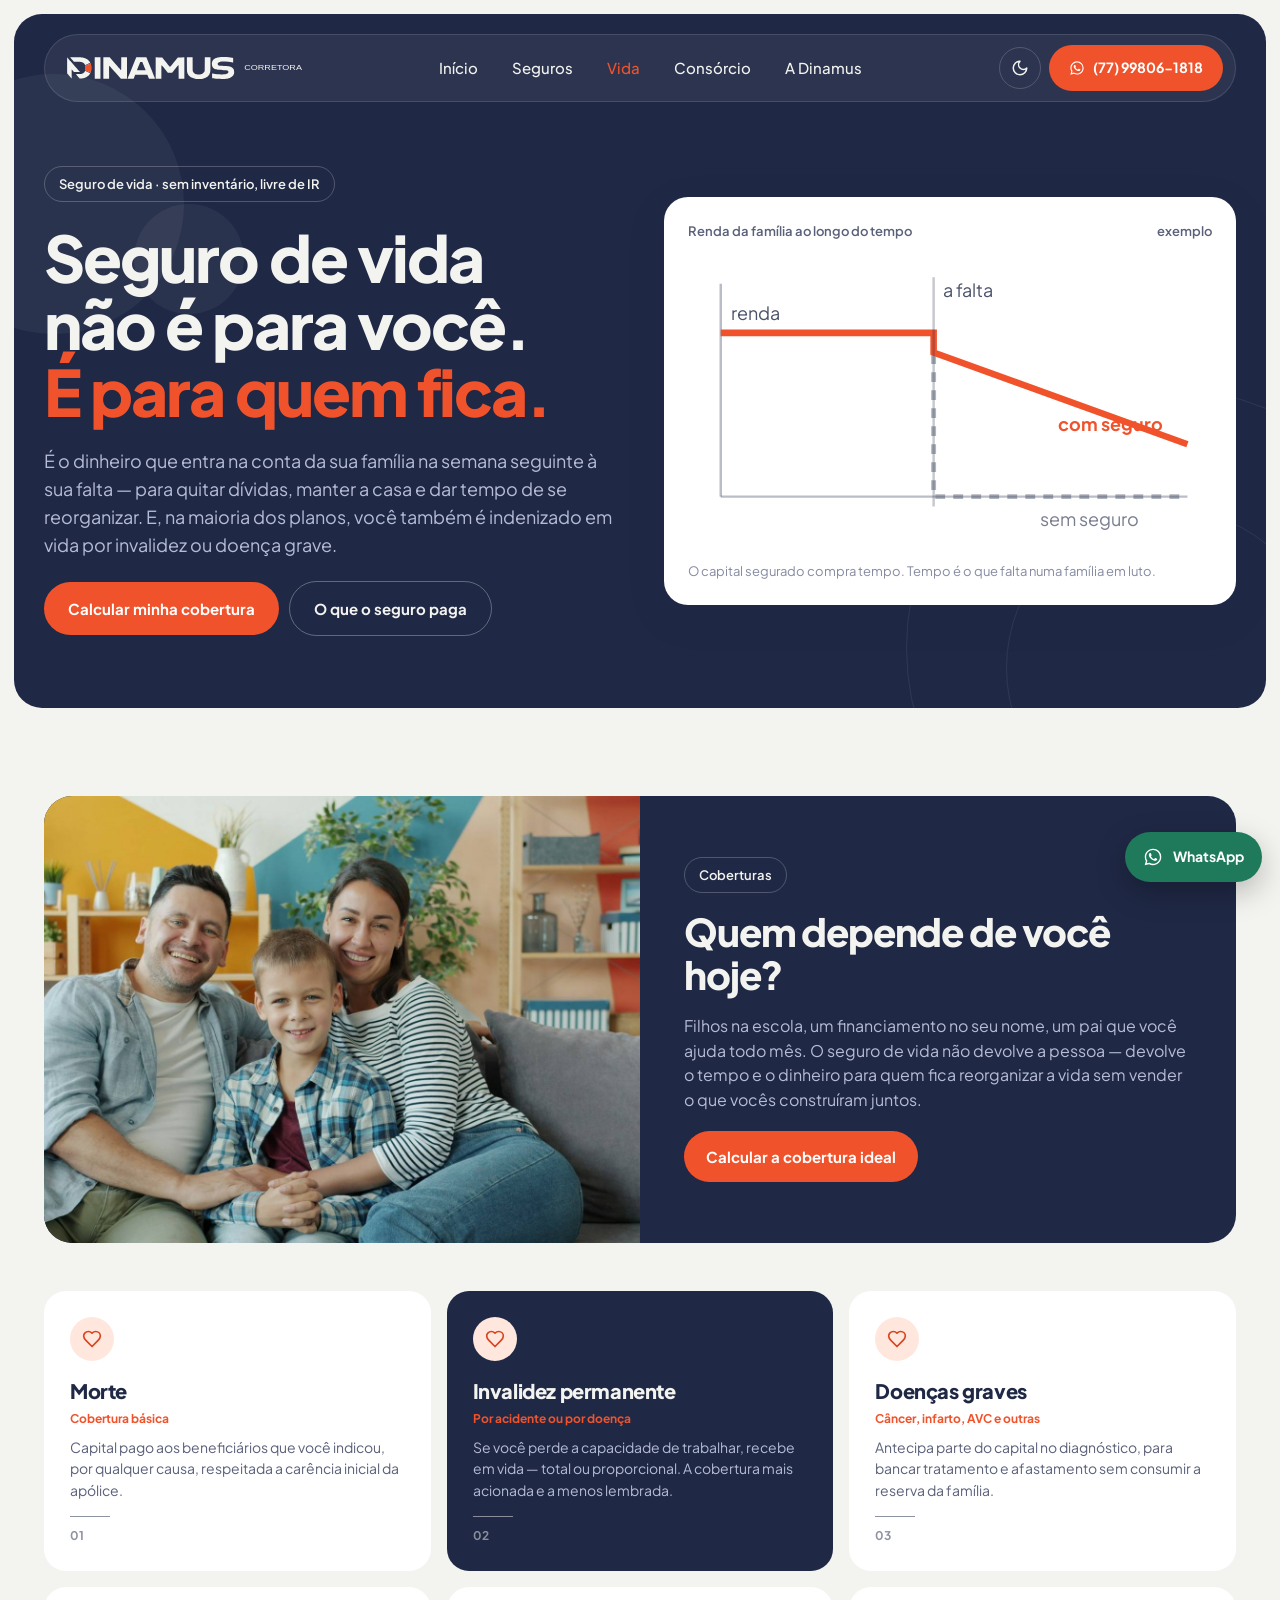
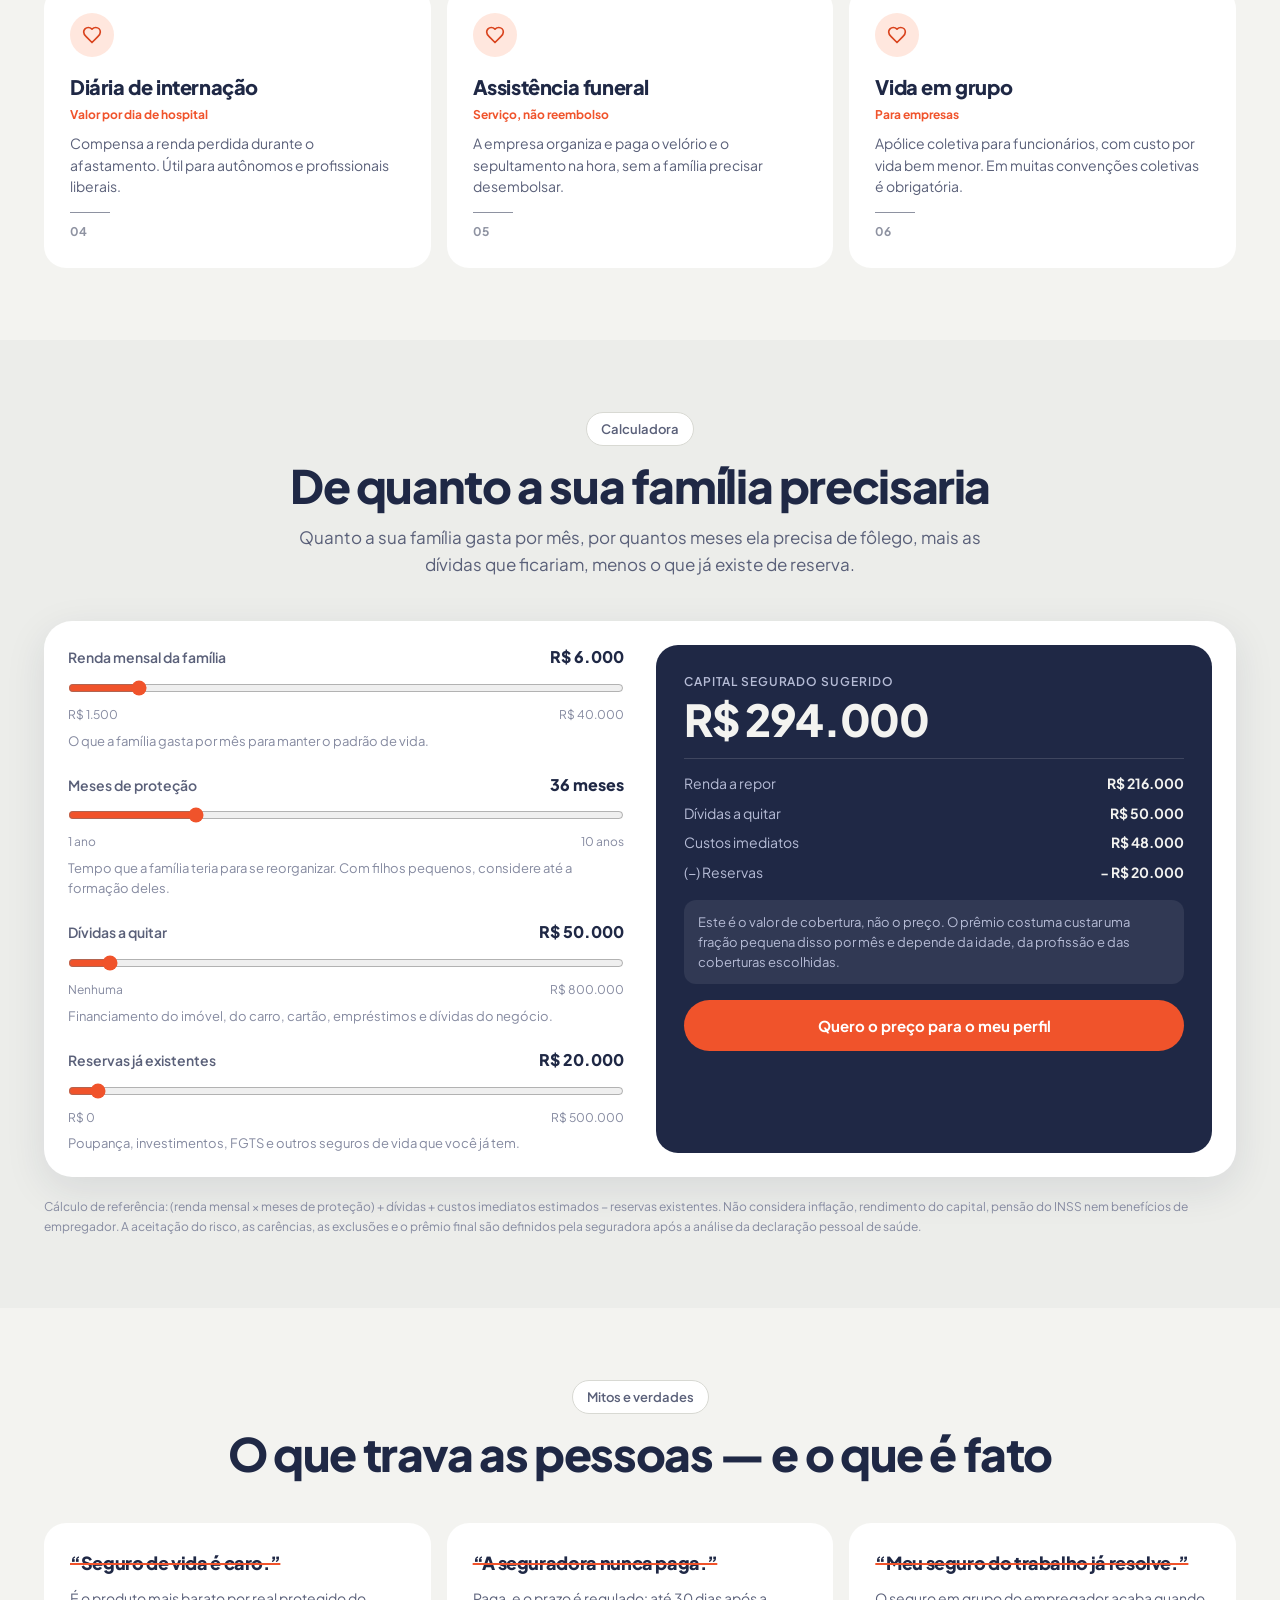
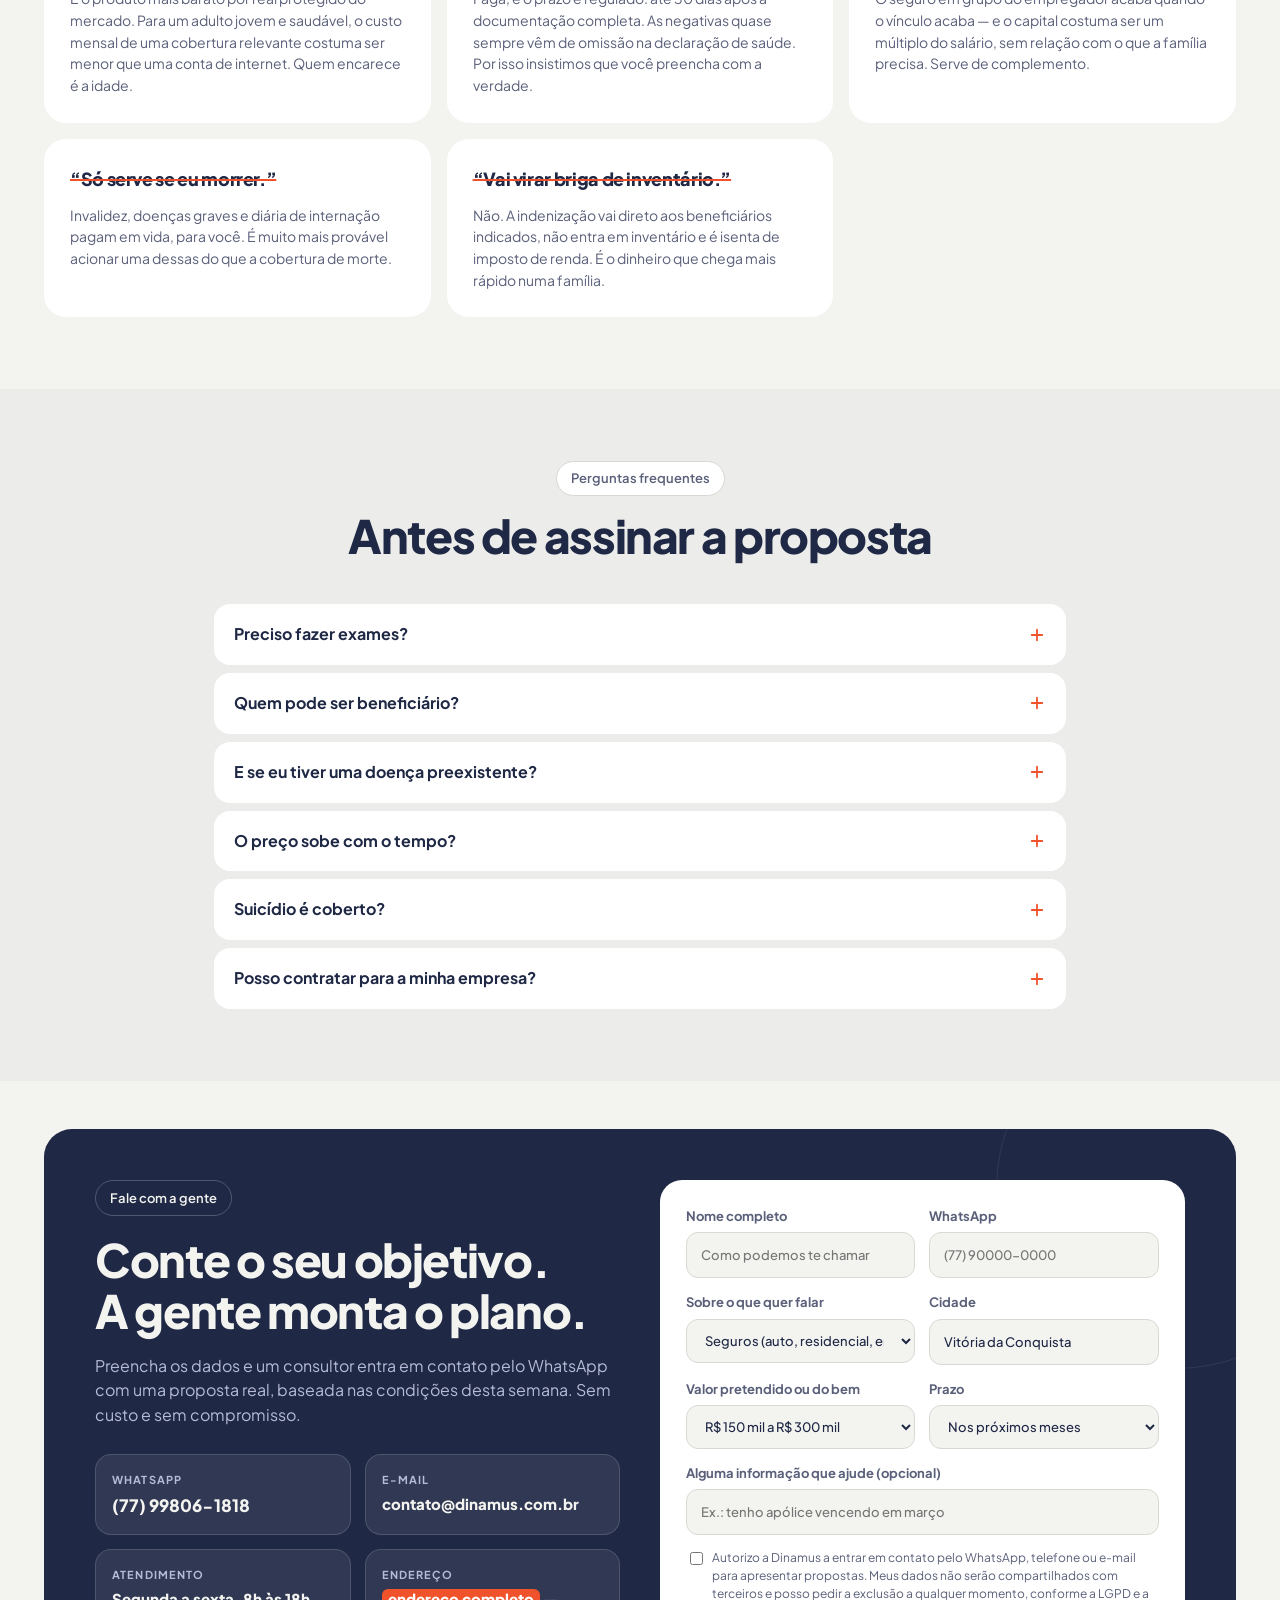
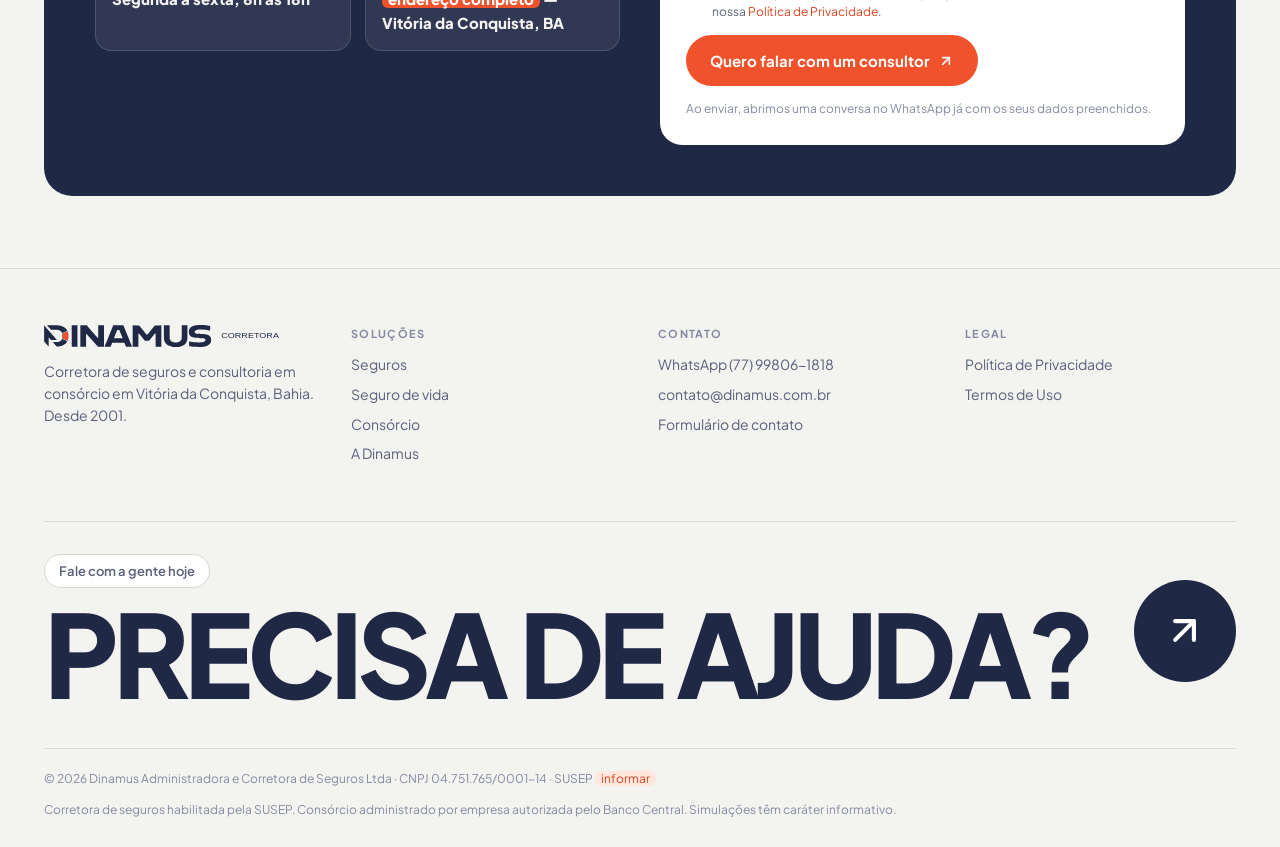
<file: vida.html>
<!DOCTYPE html>
<html lang="pt-BR" data-theme="light">
<head>
<meta charset="utf-8">
<meta name="viewport" content="width=device-width, initial-scale=1">
<meta name="description" content="Seguro de vida em Vitória da Conquista: morte, invalidez, doenças graves e vida em grupo. Calcule a cobertura ideal para a sua família em um minuto.">
<meta name="theme-color" content="#1F2845">
<meta name="robots" content="index, follow">
<meta property="og:type" content="website">
<meta property="og:title" content="Seguro de vida — Dinamus">
<meta property="og:description" content="Seguro de vida em Vitória da Conquista: morte, invalidez, doenças graves e vida em grupo. Calcule a cobertura ideal para a sua família em um minuto.">
<meta property="og:locale" content="pt_BR">
<link rel="icon" type="image/svg+xml" href="img/favicon.svg">
<title>Seguro de vida — Dinamus</title>
<link rel="preconnect" href="https://fonts.googleapis.com">
<link rel="preconnect" href="https://fonts.gstatic.com" crossorigin>
<link rel="stylesheet" href="https://fonts.googleapis.com/css2?family=Plus+Jakarta+Sans:wght@400;500;600;700;800&display=swap">
<link rel="stylesheet" href="assets/style.css">
<script>(function(){var t=null;try{t=localStorage.getItem('dinamus-tema')}catch(e){}
if(t!=='light'&&t!=='dark'){t=window.matchMedia&&matchMedia('(prefers-color-scheme: dark)').matches?'dark':'light'}
document.documentElement.setAttribute('data-theme',t)})();</script>
</head>
<body>
<div class="page">
<div class="shell">
<div class="hero-panel">
  <div class="deco-a" aria-hidden="true"></div><div class="deco-b" aria-hidden="true"></div>
  <div class="deco-c" aria-hidden="true"></div><div class="deco-d" aria-hidden="true"></div>
  <div class="container nav-wrap">
    <div class="navbar">
      <a class="brand" href="index.html" aria-label="Dinamus Seguros — início"><img src="img/logo-white.svg" alt="Dinamus Seguros"></a>
      <nav class="nav-links" aria-label="Principal"><a href="index.html">Início</a><a href="seguros.html">Seguros</a><a href="vida.html" aria-current="page">Vida</a><a href="consorcio.html">Consórcio</a><a href="sobre.html">A Dinamus</a></nav>
      <div class="nav-actions">
        <button type="button" class="iconbtn js-theme" aria-label="Alternar tema"><svg class="icon-sun" width="18" height="18" viewBox="0 0 24 24" fill="none" stroke="currentColor" stroke-width="2" stroke-linecap="round" stroke-linejoin="round" aria-hidden="true"><circle cx="12" cy="12" r="4"></circle><path d="M12 2v2M12 20v2M4.9 4.9l1.4 1.4M17.7 17.7l1.4 1.4M2 12h2M20 12h2M6.3 17.7l-1.4 1.4M19.1 4.9l-1.4 1.4"></path></svg><svg class="icon-moon" width="18" height="18" viewBox="0 0 24 24" fill="none" stroke="currentColor" stroke-width="2" stroke-linecap="round" stroke-linejoin="round" aria-hidden="true"><path d="M12 3a6 6 0 0 0 9 9 9 9 0 1 1-9-9Z"></path></svg></button>
        <a class="btn btn-acc nav-wa" href="https://wa.me/5577998061818" target="_blank" rel="noopener"><svg width="16" height="16" viewBox="0 0 24 24" fill="currentColor" aria-hidden="true"><path d="M12.04 2C6.58 2 2.13 6.45 2.13 11.91c0 1.75.46 3.45 1.32 4.95L2 22l5.25-1.38a9.9 9.9 0 0 0 4.79 1.22h.01c5.46 0 9.9-4.45 9.9-9.91A9.86 9.86 0 0 0 12.04 2m0 18.14a8.2 8.2 0 0 1-4.19-1.15l-.3-.18-3.12.82.83-3.04-.2-.31a8.2 8.2 0 0 1-1.26-4.38c0-4.54 3.7-8.24 8.24-8.24 2.2 0 4.27.86 5.82 2.42a8.18 8.18 0 0 1 2.41 5.83c0 4.54-3.7 8.23-8.23 8.23m4.52-6.16c-.25-.12-1.47-.72-1.69-.81-.23-.08-.39-.12-.56.12-.17.25-.64.81-.78.97-.14.17-.29.19-.54.06-.25-.12-1.05-.39-1.99-1.23-.74-.66-1.23-1.47-1.38-1.72-.14-.25-.02-.38.11-.51.11-.11.25-.29.37-.43.12-.14.16-.25.25-.41.08-.17.04-.31-.02-.43-.06-.12-.56-1.34-.76-1.84-.2-.48-.41-.42-.56-.43h-.48c-.17 0-.43.06-.66.31-.22.25-.86.85-.86 2.07 0 1.22.89 2.4 1.01 2.56.12.17 1.75 2.67 4.23 3.74.59.26 1.05.41 1.41.52.59.19 1.13.16 1.56.1.48-.07 1.47-.6 1.67-1.18.21-.58.21-1.07.14-1.18-.06-.1-.22-.16-.47-.28"/></svg> (77) 99806-1818</a>
        <button type="button" class="menu-btn" aria-expanded="false" aria-label="Menu"><svg class="icon-burger" width="20" height="20" viewBox="0 0 24 24" fill="none" stroke="currentColor" stroke-width="2" stroke-linecap="round" aria-hidden="true"><path d="M4 6h16M4 12h16M4 18h16"></path></svg><svg class="icon-x" width="20" height="20" viewBox="0 0 24 24" fill="none" stroke="currentColor" stroke-width="2" stroke-linecap="round" aria-hidden="true"><path d="M18 6 6 18M6 6l12 12"></path></svg></button>
      </div>
    </div>
    <nav class="mobile-menu" aria-label="Menu"><a href="index.html">Início</a><a href="seguros.html">Seguros</a><a href="vida.html">Vida</a><a href="consorcio.html">Consórcio</a><a href="sobre.html">A Dinamus</a><a class="btn btn-acc" href="https://wa.me/5577998061818" target="_blank" rel="noopener">WhatsApp (77) 99806-1818</a></nav>
  </div>
  <div class="container hero">
<div class="hero-grid">
  <div class="hero-copy">
    <span class="eyebrow-onpanel">Seguro de vida · sem inventário, livre de IR</span>
    <h1>Seguro de vida não é para você. <em>É para quem fica.</em></h1>
    <p class="lede">É o dinheiro que entra na conta da sua família na semana seguinte à sua falta — para quitar dívidas, manter a casa e dar tempo de se reorganizar. E, na maioria dos planos, você também é indenizado em vida por invalidez ou doença grave.</p>
    <div class="hero-ctas">
      <a href="#calculadora" class="btn btn-acc">Calcular minha cobertura</a>
      <a href="#coberturas-vida" class="btn btn-ghost">O que o seguro paga</a>
    </div>
  </div>
  <div class="hero-card">
    <div class="hero-card-head"><span>Renda da família ao longo do tempo</span><span>exemplo</span></div>
    <svg viewBox="0 0 320 180" role="img" aria-label="Sem seguro a renda da família cai a zero após a falta do provedor; com seguro, o capital sustenta a família por anos." style="width:100%;height:auto;margin-top:10px">
      <line x1="20" y1="150" x2="305" y2="150" stroke="currentColor" stroke-width="1.5" opacity=".3"></line>
      <line x1="20" y1="20" x2="20" y2="150" stroke="currentColor" stroke-width="1.5" opacity=".3"></line>
      <path d="M20 50 H150 V150 H305" fill="none" stroke="currentColor" stroke-width="3" opacity=".35" stroke-dasharray="6 5"></path>
      <path d="M20 50 H150 V62 L305 118" fill="none" stroke="#F0532B" stroke-width="4"></path>
      <line x1="150" y1="16" x2="150" y2="156" stroke="currentColor" stroke-width="1.5" opacity=".25"></line>
      <text x="156" y="28" font-size="11" fill="currentColor" opacity=".8">a falta</text>
      <text x="226" y="110" font-size="11" fill="#F0532B" font-weight="700">com seguro</text>
      <text x="215" y="168" font-size="11" fill="currentColor" opacity=".6">sem seguro</text>
      <text x="26" y="42" font-size="11" fill="currentColor" opacity=".8">renda</text>
    </svg>
    <p style="font-size:13px;color:var(--text3);margin-top:8px">O capital segurado compra tempo. Tempo é o que falta numa família em luto.</p>
  </div>
</div>
  </div>
</div>
</div>
<main>
<section id="coberturas-vida" class="sec sec-first"><div class="container">
  <div class="band" style="margin-bottom:48px">
    <div class="band-img"><img src="img/familia.jpg" alt="Família" loading="lazy" decoding="async"></div>
    <div class="band-body">
      <span class="eyebrow-onpanel">Coberturas</span>
      <h3>Quem depende de você hoje?</h3>
      <p>Filhos na escola, um financiamento no seu nome, um pai que você ajuda todo mês. O seguro de vida não devolve a pessoa — devolve o tempo e o dinheiro para quem fica reorganizar a vida sem vender o que vocês construíram juntos.</p>
      <a href="#calculadora" class="btn btn-acc" style="padding:14px 22px">Calcular a cobertura ideal</a>
    </div>
  </div>
  <div class="g-300" style="gap:16px"><div class="vida-tile">
  <div class="ic"><svg width="20" height="20" viewBox="0 0 24 24" fill="none" stroke="currentColor" stroke-width="2" stroke-linecap="round" stroke-linejoin="round" aria-hidden="true"><path d="M19 14c1.5-1.4 3-3.2 3-5.5A5.5 5.5 0 0 0 16.5 3c-1.8 0-3 .5-4.5 2-1.5-1.5-2.7-2-4.5-2A5.5 5.5 0 0 0 2 8.5c0 2.3 1.5 4.1 3 5.5l7 7Z"></path></svg></div>
  <h3>Morte</h3><div class="cov">Cobertura básica</div><p>Capital pago aos beneficiários que você indicou, por qualquer causa, respeitada a carência inicial da apólice.</p>
  <div class="idx">01</div>
</div><div class="vida-tile dark-card">
  <div class="ic"><svg width="20" height="20" viewBox="0 0 24 24" fill="none" stroke="currentColor" stroke-width="2" stroke-linecap="round" stroke-linejoin="round" aria-hidden="true"><path d="M19 14c1.5-1.4 3-3.2 3-5.5A5.5 5.5 0 0 0 16.5 3c-1.8 0-3 .5-4.5 2-1.5-1.5-2.7-2-4.5-2A5.5 5.5 0 0 0 2 8.5c0 2.3 1.5 4.1 3 5.5l7 7Z"></path></svg></div>
  <h3>Invalidez permanente</h3><div class="cov">Por acidente ou por doença</div><p>Se você perde a capacidade de trabalhar, recebe em vida — total ou proporcional. A cobertura mais acionada e a menos lembrada.</p>
  <div class="idx">02</div>
</div><div class="vida-tile">
  <div class="ic"><svg width="20" height="20" viewBox="0 0 24 24" fill="none" stroke="currentColor" stroke-width="2" stroke-linecap="round" stroke-linejoin="round" aria-hidden="true"><path d="M19 14c1.5-1.4 3-3.2 3-5.5A5.5 5.5 0 0 0 16.5 3c-1.8 0-3 .5-4.5 2-1.5-1.5-2.7-2-4.5-2A5.5 5.5 0 0 0 2 8.5c0 2.3 1.5 4.1 3 5.5l7 7Z"></path></svg></div>
  <h3>Doenças graves</h3><div class="cov">Câncer, infarto, AVC e outras</div><p>Antecipa parte do capital no diagnóstico, para bancar tratamento e afastamento sem consumir a reserva da família.</p>
  <div class="idx">03</div>
</div><div class="vida-tile">
  <div class="ic"><svg width="20" height="20" viewBox="0 0 24 24" fill="none" stroke="currentColor" stroke-width="2" stroke-linecap="round" stroke-linejoin="round" aria-hidden="true"><path d="M19 14c1.5-1.4 3-3.2 3-5.5A5.5 5.5 0 0 0 16.5 3c-1.8 0-3 .5-4.5 2-1.5-1.5-2.7-2-4.5-2A5.5 5.5 0 0 0 2 8.5c0 2.3 1.5 4.1 3 5.5l7 7Z"></path></svg></div>
  <h3>Diária de internação</h3><div class="cov">Valor por dia de hospital</div><p>Compensa a renda perdida durante o afastamento. Útil para autônomos e profissionais liberais.</p>
  <div class="idx">04</div>
</div><div class="vida-tile">
  <div class="ic"><svg width="20" height="20" viewBox="0 0 24 24" fill="none" stroke="currentColor" stroke-width="2" stroke-linecap="round" stroke-linejoin="round" aria-hidden="true"><path d="M19 14c1.5-1.4 3-3.2 3-5.5A5.5 5.5 0 0 0 16.5 3c-1.8 0-3 .5-4.5 2-1.5-1.5-2.7-2-4.5-2A5.5 5.5 0 0 0 2 8.5c0 2.3 1.5 4.1 3 5.5l7 7Z"></path></svg></div>
  <h3>Assistência funeral</h3><div class="cov">Serviço, não reembolso</div><p>A empresa organiza e paga o velório e o sepultamento na hora, sem a família precisar desembolsar.</p>
  <div class="idx">05</div>
</div><div class="vida-tile">
  <div class="ic"><svg width="20" height="20" viewBox="0 0 24 24" fill="none" stroke="currentColor" stroke-width="2" stroke-linecap="round" stroke-linejoin="round" aria-hidden="true"><path d="M19 14c1.5-1.4 3-3.2 3-5.5A5.5 5.5 0 0 0 16.5 3c-1.8 0-3 .5-4.5 2-1.5-1.5-2.7-2-4.5-2A5.5 5.5 0 0 0 2 8.5c0 2.3 1.5 4.1 3 5.5l7 7Z"></path></svg></div>
  <h3>Vida em grupo</h3><div class="cov">Para empresas</div><p>Apólice coletiva para funcionários, com custo por vida bem menor. Em muitas convenções coletivas é obrigatória.</p>
  <div class="idx">06</div>
</div></div>
</div></section>

<section id="calculadora" class="sec sec-alt"><div class="container">
  <div class="sec-head"><span class="eyebrow">Calculadora</span><h2 class="h2">De quanto a sua família precisaria</h2><p class="lede">Quanto a sua família gasta por mês, por quantos meses ela precisa de fôlego, mais as dívidas que ficariam, menos o que já existe de reserva.</p></div>
  <div class="sim g-340" id="sim-vida">
    <div class="sim-fields"><div>
  <div class="range-head"><label for="vRenda">Renda mensal da família</label><output id="vRendaOut"></output></div>
  <input id="vRenda" type="range" min="1500" max="40000" step="500" value="6000">
  <div class="range-ends"><span>R$ 1.500</span><span>R$ 40.000</span></div>
  <p class="range-help">O que a família gasta por mês para manter o padrão de vida.</p>
</div><div>
  <div class="range-head"><label for="vMeses">Meses de proteção</label><output id="vMesesOut"></output></div>
  <input id="vMeses" type="range" min="12" max="120" step="6" value="36">
  <div class="range-ends"><span>1 ano</span><span>10 anos</span></div>
  <p class="range-help">Tempo que a família teria para se reorganizar. Com filhos pequenos, considere até a formação deles.</p>
</div><div>
  <div class="range-head"><label for="vDividas">Dívidas a quitar</label><output id="vDividasOut"></output></div>
  <input id="vDividas" type="range" min="0" max="800000" step="10000" value="50000">
  <div class="range-ends"><span>Nenhuma</span><span>R$ 800.000</span></div>
  <p class="range-help">Financiamento do imóvel, do carro, cartão, empréstimos e dívidas do negócio.</p>
</div><div>
  <div class="range-head"><label for="vReserva">Reservas já existentes</label><output id="vReservaOut"></output></div>
  <input id="vReserva" type="range" min="0" max="500000" step="10000" value="20000">
  <div class="range-ends"><span>R$ 0</span><span>R$ 500.000</span></div>
  <p class="range-help">Poupança, investimentos, FGTS e outros seguros de vida que você já tem.</p>
</div></div>
    <div class="result" aria-live="polite">
      <div><div class="result-label">Capital segurado sugerido</div><div class="result-num" id="vOut"></div></div>
      <div class="result-rows" id="vRows"></div>
      <p class="result-note">Este é o valor de cobertura, não o preço. O prêmio costuma custar uma fração pequena disso por mês e depende da idade, da profissão e das coberturas escolhidas.</p>
      <a href="#contato" class="btn btn-acc js-prefill" data-assunto="Seguro de vida" style="padding:14px 22px">Quero o preço para o meu perfil</a>
    </div>
  </div>
  <p class="disclaimer">Cálculo de referência: (renda mensal × meses de proteção) + dívidas + custos imediatos estimados − reservas existentes. Não considera inflação, rendimento do capital, pensão do INSS nem benefícios de empregador. A aceitação do risco, as carências, as exclusões e o prêmio final são definidos pela seguradora após a análise da declaração pessoal de saúde.</p>
</div></section>

<section class="sec"><div class="container">
  <div class="sec-head"><span class="eyebrow">Mitos e verdades</span><h2 class="h2">O que trava as pessoas — e o que é fato</h2></div>
  <div class="g-300" style="gap:16px"><div class="myth-card"><div class="myth">“Seguro de vida é caro.”</div><p>É o produto mais barato por real protegido do mercado. Para um adulto jovem e saudável, o custo mensal de uma cobertura relevante costuma ser menor que uma conta de internet. Quem encarece é a idade.</p></div><div class="myth-card"><div class="myth">“A seguradora nunca paga.”</div><p>Paga, e o prazo é regulado: até 30 dias após a documentação completa. As negativas quase sempre vêm de omissão na declaração de saúde. Por isso insistimos que você preencha com a verdade.</p></div><div class="myth-card"><div class="myth">“Meu seguro do trabalho já resolve.”</div><p>O seguro em grupo do empregador acaba quando o vínculo acaba — e o capital costuma ser um múltiplo do salário, sem relação com o que a família precisa. Serve de complemento.</p></div><div class="myth-card"><div class="myth">“Só serve se eu morrer.”</div><p>Invalidez, doenças graves e diária de internação pagam em vida, para você. É muito mais provável acionar uma dessas do que a cobertura de morte.</p></div><div class="myth-card"><div class="myth">“Vai virar briga de inventário.”</div><p>Não. A indenização vai direto aos beneficiários indicados, não entra em inventário e é isenta de imposto de renda. É o dinheiro que chega mais rápido numa família.</p></div></div>
</div></section>

<section class="sec sec-alt"><div class="container" style="max-width:900px">
  <div class="sec-head"><span class="eyebrow">Perguntas frequentes</span><h2 class="h2">Antes de assinar a proposta</h2></div><div class="faq"><details><summary>Preciso fazer exames?<svg width="18" height="18" viewBox="0 0 24 24" fill="none" stroke="currentColor" stroke-width="2.4" stroke-linecap="round" aria-hidden="true"><path d="M12 5v14M5 12h14"></path></svg></summary><p>Na maioria dos capitais, não — basta preencher a declaração pessoal de saúde com sinceridade. Para coberturas altas, a seguradora pode pedir exames.</p></details><details><summary>Quem pode ser beneficiário?<svg width="18" height="18" viewBox="0 0 24 24" fill="none" stroke="currentColor" stroke-width="2.4" stroke-linecap="round" aria-hidden="true"><path d="M12 5v14M5 12h14"></path></svg></summary><p>Quem você quiser: cônjuge, filhos, pais, sócio, uma instituição. Você define os percentuais e pode alterar quando quiser.</p></details><details><summary>E se eu tiver uma doença preexistente?<svg width="18" height="18" viewBox="0 0 24 24" fill="none" stroke="currentColor" stroke-width="2.4" stroke-linecap="round" aria-hidden="true"><path d="M12 5v14M5 12h14"></path></svg></summary><p>Declare. A seguradora pode aceitar normalmente, aceitar com agravo, excluir aquela cobertura ou recusar. Omitir é o único caminho que garante a negativa lá na frente.</p></details><details><summary>O preço sobe com o tempo?<svg width="18" height="18" viewBox="0 0 24 24" fill="none" stroke="currentColor" stroke-width="2.4" stroke-linecap="round" aria-hidden="true"><path d="M12 5v14M5 12h14"></path></svg></summary><p>Sim. O prêmio é recalculado por faixa etária e reajustado por índice de preços. Contratar mais cedo trava faixas mais baratas por mais tempo.</p></details><details><summary>Suicídio é coberto?<svg width="18" height="18" viewBox="0 0 24 24" fill="none" stroke="currentColor" stroke-width="2.4" stroke-linecap="round" aria-hidden="true"><path d="M12 5v14M5 12h14"></path></svg></summary><p>Pela lei brasileira, sim — desde que ocorra após os dois primeiros anos de vigência ininterrupta do contrato.</p></details><details><summary>Posso contratar para a minha empresa?<svg width="18" height="18" viewBox="0 0 24 24" fill="none" stroke="currentColor" stroke-width="2.4" stroke-linecap="round" aria-hidden="true"><path d="M12 5v14M5 12h14"></path></svg></summary><p>Pode, e costuma valer a pena. O vida em grupo tem custo por vida bem menor, é dedutível como despesa e, em várias categorias, é exigido pela convenção coletiva.</p></details></div>
</div></section>
</main>
<section id="contato" class="container" style="padding:48px 24px 72px;width:100%">
  <div class="contact-band">
    <div class="deco-ring" aria-hidden="true"></div>
    <div class="contact-info">
      <span class="eyebrow-onpanel">Fale com a gente</span>
      <h2 class="h2">Conte o seu objetivo. A gente monta o plano.</h2>
      <p class="lede">Preencha os dados e um consultor entra em contato pelo WhatsApp com uma proposta real, baseada nas condições desta semana. Sem custo e sem compromisso.</p>
      <div class="contact-cards">
        <div><div class="kicker">WhatsApp</div><a class="big" href="https://wa.me/5577998061818" target="_blank" rel="noopener">(77) 99806-1818</a></div>
        <div><div class="kicker">E-mail</div><a href="mailto:contato@dinamus.com.br">contato@dinamus.com.br</a></div>
        <div><div class="kicker">Atendimento</div><div class="val">Segunda a sexta, 8h às 18h</div></div>
        <div><div class="kicker">Endereço</div><div class="val"><span class="marker-inv">endereço completo</span> — Vitória da Conquista, BA</div></div>
      </div>
    </div>
    <form id="form-contato" class="contact-form" novalidate>
      <div class="form-row">
        <label>Nome completo<input type="text" name="nome" autocomplete="name" placeholder="Como podemos te chamar"></label>
        <label>WhatsApp<input type="tel" name="whats" autocomplete="tel" placeholder="(77) 90000-0000"></label>
      </div>
      <div class="form-row">
        <label>Sobre o que quer falar<select name="assunto" id="f-assunto"><option value="Seguros">Seguros (auto, residencial, empresarial)</option><option value="Seguro de vida">Seguro de vida</option><option value="Consórcio">Consórcio</option><option value="Não sei ainda">Quero uma análise geral</option></select></label>
        <label>Cidade<input type="text" name="cidade" value="Vitória da Conquista"></label>
      </div>
      <div class="form-row">
        <label>Valor pretendido ou do bem<select name="faixa"><option>Até R$ 50 mil</option><option>R$ 50 mil a R$ 150 mil</option><option selected>R$ 150 mil a R$ 300 mil</option><option>R$ 300 mil a R$ 600 mil</option><option>Acima de R$ 600 mil</option><option>Não se aplica</option></select></label>
        <label>Prazo<select name="quando"><option>É urgente</option><option selected>Nos próximos meses</option><option>Só estou pesquisando</option></select></label>
      </div>
      <label>Alguma informação que ajude (opcional)<input type="text" name="obs" id="f-obs" placeholder="Ex.: tenho apólice vencendo em março"></label>
      <label class="lgpd"><input type="checkbox" name="lgpd"><span>Autorizo a Dinamus a entrar em contato pelo WhatsApp, telefone ou e-mail para apresentar propostas. Meus dados não serão compartilhados com terceiros e posso pedir a exclusão a qualquer momento, conforme a LGPD e a nossa <a href="politica-de-privacidade.html">Política de Privacidade</a>.</span></label>
      <button type="submit" class="btn btn-acc" style="padding:14px 24px">Quero falar com um consultor <svg width="16" height="16" viewBox="0 0 24 24" fill="none" stroke="currentColor" stroke-width="2.4" stroke-linecap="round" stroke-linejoin="round" aria-hidden="true"><path d="M7 7h10v10"></path><path d="M7 17 17 7"></path></svg></button>
      <p class="form-note" id="form-note" aria-live="polite">Ao enviar, abrimos uma conversa no WhatsApp já com os seus dados preenchidos.</p>
    </form>
  </div>
</section>
<footer class="site-footer">
  <div class="container footer-inner">
    <div class="footer-grid">
      <div class="footer-brand">
        <a href="index.html" aria-label="Dinamus — início"><img class="logo-navy" src="img/logo-navy.svg" alt="Dinamus Seguros"><img class="logo-white-f" src="img/logo-white.svg" alt="Dinamus Seguros"></a>
        <p>Corretora de seguros e consultoria em consórcio em Vitória da Conquista, Bahia. Desde 2001.</p>
      </div>
      <div><span class="kicker">Soluções</span><ul><li><a href="seguros.html">Seguros</a></li><li><a href="vida.html">Seguro de vida</a></li><li><a href="consorcio.html">Consórcio</a></li><li><a href="sobre.html">A Dinamus</a></li></ul></div>
      <div><span class="kicker">Contato</span><ul><li><a href="https://wa.me/5577998061818" target="_blank" rel="noopener">WhatsApp (77) 99806-1818</a></li><li><a href="mailto:contato@dinamus.com.br">contato@dinamus.com.br</a></li><li><a href="#contato">Formulário de contato</a></li></ul></div>
      <div><span class="kicker">Legal</span><ul><li><a href="politica-de-privacidade.html">Política de Privacidade</a></li><li><a href="termos-de-uso.html">Termos de Uso</a></li></ul></div>
    </div>
    <a class="footer-cta" href="https://wa.me/5577998061818?text=Ol%C3%A1%21%20Vim%20pelo%20site%20e%20preciso%20de%20ajuda." target="_blank" rel="noopener">
      <div class="footer-cta-txt"><span class="eyebrow">Fale com a gente hoje</span><span class="footer-cta-big">Precisa de ajuda?</span></div>
      <span class="footer-cta-circle"><svg width="44%" height="44%" viewBox="0 0 24 24" fill="none" stroke="currentColor" stroke-width="2.2" stroke-linecap="round" stroke-linejoin="round" aria-hidden="true"><path d="M7 7h10v10"></path><path d="M7 17 17 7"></path></svg></span>
    </a>
    <div class="footer-legal">
      <span>© <span class="js-ano">2026</span> Dinamus Administradora e Corretora de Seguros Ltda · CNPJ 04.751.765/0001-14 · SUSEP <span class="marker">informar</span></span>
      <span>Corretora de seguros habilitada pela SUSEP. Consórcio administrado por empresa autorizada pelo Banco Central. Simulações têm caráter informativo.</span>
    </div>
  </div>
</footer>
<a class="wa-float" href="https://wa.me/5577998061818?text=Ol%C3%A1%21%20Vim%20pelo%20site%20e%20quero%20simular%20um%20cons%C3%B3rcio." target="_blank" rel="noopener" aria-label="Falar com a Dinamus no WhatsApp"><svg width="20" height="20" viewBox="0 0 24 24" fill="currentColor" aria-hidden="true"><path d="M12.04 2C6.58 2 2.13 6.45 2.13 11.91c0 1.75.46 3.45 1.32 4.95L2 22l5.25-1.38a9.9 9.9 0 0 0 4.79 1.22h.01c5.46 0 9.9-4.45 9.9-9.91A9.86 9.86 0 0 0 12.04 2m0 18.14a8.2 8.2 0 0 1-4.19-1.15l-.3-.18-3.12.82.83-3.04-.2-.31a8.2 8.2 0 0 1-1.26-4.38c0-4.54 3.7-8.24 8.24-8.24 2.2 0 4.27.86 5.82 2.42a8.18 8.18 0 0 1 2.41 5.83c0 4.54-3.7 8.23-8.23 8.23m4.52-6.16c-.25-.12-1.47-.72-1.69-.81-.23-.08-.39-.12-.56.12-.17.25-.64.81-.78.97-.14.17-.29.19-.54.06-.25-.12-1.05-.39-1.99-1.23-.74-.66-1.23-1.47-1.38-1.72-.14-.25-.02-.38.11-.51.11-.11.25-.29.37-.43.12-.14.16-.25.25-.41.08-.17.04-.31-.02-.43-.06-.12-.56-1.34-.76-1.84-.2-.48-.41-.42-.56-.43h-.48c-.17 0-.43.06-.66.31-.22.25-.86.85-.86 2.07 0 1.22.89 2.4 1.01 2.56.12.17 1.75 2.67 4.23 3.74.59.26 1.05.41 1.41.52.59.19 1.13.16 1.56.1.48-.07 1.47-.6 1.67-1.18.21-.58.21-1.07.14-1.18-.06-.1-.22-.16-.47-.28"/></svg> WhatsApp</a>
</div>
<script src="assets/app.js" defer></script>
</body>
</html>
</file>
<file: assets/style.css>
/* ============================================================
   DINAMUS — novo design (handoff Dinamus.dc.html)
   Tokens de marca no :root; modo escuro em html[data-theme="dark"].
   ============================================================ */
:root{
  --ink:#1F2845;--acc:#F0532B;--acc-dk:#D9431D;--acc-soft:#FFE7DE;
  --bg:#F3F3F0;--surface:#FFFFFF;--surface2:#ECEDEA;--line:#D8D9D3;
  --text:#1F2845;--text2:#5A6079;--text3:#858AA0;
  --panel:#1F2845;--panel2:#2A3556;--on-panel:#F3F3F0;--on-panel2:#B6BCD6;
  --pl:rgba(255,255,255,.14);--ps:rgba(255,255,255,.08);
  --shadow:0 12px 40px rgba(31,40,69,.10);--wa:#1E7A5A;
}
html[data-theme="dark"]{
  --bg:#0C1030;--surface:#141A40;--surface2:#1B2250;--line:#2B3366;
  --text:#EDEEF6;--text2:#AEB4D2;--text3:#8087AB;
  --acc:#FF7A4F;--acc-dk:#F0532B;--acc-soft:#3A2118;
  --panel:#161C46;--panel2:#1F2755;--shadow:0 12px 40px rgba(0,0,0,.35);
}
*{box-sizing:border-box}
html{scroll-behavior:smooth}
body{margin:0;background:var(--bg);color:var(--text);font-family:"Plus Jakarta Sans",system-ui,sans-serif;-webkit-font-smoothing:antialiased;line-height:1.55}
h1,h2,h3,h4,p,figure,blockquote{margin:0}
a{color:var(--acc-dk);text-decoration:none}
a:hover{color:var(--acc)}
button{font:inherit;cursor:pointer}
input,select{font:inherit}
input[type=range]{accent-color:var(--acc);width:100%;margin:10px 0}
summary{list-style:none;cursor:pointer}
summary::-webkit-details-marker{display:none}
details[open] summary svg{transform:rotate(45deg)}
:focus-visible{outline:2px solid var(--acc);outline-offset:2px}
::selection{background:var(--acc-soft)}
img{display:block;max-width:100%}
svg{display:inline-block}

/* layout */
.container{max-width:1240px;margin:0 auto;padding-left:24px;padding-right:24px}
.page{min-height:100vh;display:flex;flex-direction:column}
.sec{padding:72px 0}
.sec-first{padding-top:88px}
.sec-alt{background:var(--surface2)}
.sec-head{display:flex;flex-direction:column;align-items:center;text-align:center;gap:14px;margin-bottom:44px}
.sec-head .lede{color:var(--text2);max-width:60ch;font-size:17px;text-wrap:pretty}
.h2{font-size:clamp(30px,3.6vw,46px);font-weight:800;letter-spacing:-.03em;line-height:1.1;text-wrap:balance}

/* pills / eyebrows */
.eyebrow{display:inline-flex;align-items:center;gap:8px;padding:6px 14px;border-radius:999px;border:1px solid var(--line);background:var(--surface);font-size:13px;font-weight:600;color:var(--text2)}
.eyebrow-onpanel{display:inline-flex;align-items:center;gap:8px;padding:7px 14px;border-radius:999px;border:1px solid rgba(255,255,255,.22);font-size:13px;font-weight:600;color:var(--on-panel);background:none}

/* buttons */
.btn{display:inline-flex;align-items:center;justify-content:center;gap:8px;padding:15px 24px;border-radius:999px;border:none;font-weight:700;font-size:15px;white-space:nowrap}
.btn-acc{background:var(--acc);color:#fff}
.btn-acc:hover{background:var(--acc-dk);color:#fff}
.btn-ghost{border:1px solid rgba(255,255,255,.3);color:var(--on-panel);background:transparent}
.btn-ghost:hover{background:rgba(255,255,255,.08);color:var(--on-panel)}
.btn-ink{background:var(--ink);color:#fff}
.btn-ink:hover{color:#fff;background:var(--panel2)}

/* ============ hero shell + nav ============ */
.shell{padding:14px 14px 0}
.hero-panel{position:relative;overflow:hidden;background:var(--panel);color:var(--on-panel);border-radius:28px}
.deco-a,.deco-b{position:absolute;border-radius:50%;background:rgba(255,255,255,.05)}
.deco-a{left:-90px;top:60px;width:260px;height:260px}
.deco-b{left:120px;top:190px;width:110px;height:110px}
.deco-c,.deco-d{position:absolute;border-radius:50%;border:1px solid rgba(255,255,255,.08)}
.deco-c{right:-160px;bottom:-200px;width:520px;height:520px}
.deco-d{right:-60px;bottom:-120px;width:320px;height:320px}
.nav-wrap{position:relative;padding-top:20px}
.navbar{display:flex;align-items:center;justify-content:space-between;gap:16px;padding:10px 12px 10px 22px;border-radius:999px;background:rgba(255,255,255,.06);border:1px solid rgba(255,255,255,.12)}
.brand{display:flex;align-items:center;flex:0 0 auto}
.brand img{height:22px;width:auto}
.nav-links{display:flex;gap:6px;align-items:center}
.nav-links a{padding:9px 14px;border-radius:999px;color:var(--on-panel);font-size:15px;font-weight:500;white-space:nowrap}
.nav-links a:hover{background:rgba(255,255,255,.08);color:var(--on-panel)}
.nav-links a[aria-current="page"]{color:var(--acc)}
.nav-actions{display:flex;gap:8px;align-items:center}
.iconbtn{width:42px;height:42px;border-radius:50%;border:1px solid rgba(255,255,255,.18);background:transparent;color:var(--on-panel);display:grid;place-items:center;flex:0 0 auto}
.iconbtn:hover{background:rgba(255,255,255,.1)}
.menu-btn{width:42px;height:42px;border-radius:50%;border:none;background:var(--acc);color:#fff;display:none;place-items:center;flex:0 0 auto}
.nav-wa{padding:12px 20px;font-size:14px}
.mobile-menu{margin-top:10px;padding:10px;border-radius:24px;background:rgba(255,255,255,.06);border:1px solid rgba(255,255,255,.12);display:none;flex-direction:column;gap:4px}
.mobile-menu.open{display:flex}
.mobile-menu a{padding:14px 18px;border-radius:16px;color:var(--on-panel);font-size:17px;font-weight:600}
.mobile-menu a:hover{background:rgba(255,255,255,.08);color:var(--on-panel)}
.mobile-menu .btn-acc{margin-top:6px;text-align:center;justify-content:center;border-radius:16px}
/* theme toggle icons */
html[data-theme="light"] .icon-sun{display:none}
html[data-theme="dark"] .icon-moon{display:none}
.menu-btn .icon-x{display:none}
.menu-btn.open .icon-x{display:block}
.menu-btn.open .icon-burger{display:none}
@media (max-width:1100px){
  .nav-links,.nav-wa{display:none}
  .menu-btn{display:grid}
}
@media (min-width:1101px){
  .mobile-menu{display:none !important}
}

/* hero content */
.hero{position:relative;padding-top:64px;padding-bottom:72px}
.hero-grid{display:grid;grid-template-columns:repeat(auto-fit,minmax(min(100%,400px),1fr));gap:48px;align-items:center}
.hero-copy{display:flex;flex-direction:column;gap:22px;align-items:flex-start}
.hero h1{font-size:clamp(38px,5vw,64px);line-height:1.05;font-weight:800;letter-spacing:-.03em;text-wrap:balance}
.hero h1 em{font-style:normal;color:var(--acc)}
.hero .lede{font-size:18px;color:var(--on-panel2);max-width:52ch;text-wrap:pretty}
.hero-ctas{display:flex;flex-wrap:wrap;gap:10px;align-items:center}
.hero-facts{display:flex;flex-wrap:wrap;gap:28px;padding-top:10px}
.hero-facts b{display:block;font-size:26px;font-weight:800;letter-spacing:-.02em}
.hero-facts span{font-size:13px;color:var(--on-panel2)}
.hero-card{background:var(--surface);color:var(--text);border-radius:24px;padding:24px;box-shadow:var(--shadow)}
.hero-card-head{display:flex;justify-content:space-between;gap:12px;font-size:13px;font-weight:600;color:var(--text2)}
.hero-legal{display:flex;flex-direction:column;gap:18px;align-items:flex-start;max-width:760px}
.hero-legal h1{font-size:clamp(34px,4.5vw,56px)}

/* grids */
.g-400{display:grid;grid-template-columns:repeat(auto-fit,minmax(min(100%,400px),1fr));gap:48px;align-items:center}
.g-380{display:grid;grid-template-columns:repeat(auto-fit,minmax(min(100%,380px),1fr))}
.g-340{display:grid;grid-template-columns:repeat(auto-fit,minmax(min(100%,340px),1fr));gap:32px}
.g-300{display:grid;grid-template-columns:repeat(auto-fit,minmax(min(100%,300px),1fr));gap:20px}
.g-260{display:grid;grid-template-columns:repeat(auto-fit,minmax(min(100%,260px),1fr));gap:14px}
.g-240{display:grid;grid-template-columns:repeat(auto-fit,minmax(min(100%,240px),1fr));gap:16px}
.g-220{display:grid;grid-template-columns:repeat(auto-fit,minmax(min(100%,220px),1fr));gap:14px}
.g-200{display:grid;grid-template-columns:repeat(auto-fit,minmax(min(100%,200px),1fr));gap:16px}
.g-190{display:grid;grid-template-columns:repeat(auto-fit,minmax(min(100%,190px),1fr));gap:24px}

/* cards / tiles */
.card{background:var(--surface);border-radius:24px}
.tile{background:var(--surface);border-radius:24px;overflow:hidden;display:flex;flex-direction:column}
.tile-img{aspect-ratio:16/9}
.tile-img img,.tile-img43 img{width:100%;height:100%;object-fit:cover}
.tile-img43{position:relative;aspect-ratio:4/3}
.tile-body{padding:22px;display:flex;flex-direction:column;gap:8px;flex:1}
.tile h3{font-size:20px;font-weight:800;letter-spacing:-.02em}
.tile .cov{font-size:12px;font-weight:700;color:var(--acc-dk);letter-spacing:.02em}
.tile p{font-size:14px;color:var(--text2)}
.area-card{display:flex;flex-direction:column;background:var(--surface);border-radius:24px;overflow:hidden;color:var(--text);box-shadow:0 1px 2px rgba(31,40,69,.05);transition:box-shadow .2s}
.area-card:hover{box-shadow:var(--shadow);color:var(--text)}
.area-tag{position:absolute;left:16px;top:16px;padding:6px 12px;border-radius:999px;background:var(--acc);color:#fff;font-size:12px;font-weight:700}
.area-body{padding:24px;display:flex;flex-direction:column;gap:10px;flex:1}
.area-body h3{font-size:22px;font-weight:800;letter-spacing:-.02em}
.area-body p{color:var(--text2);font-size:15px;text-wrap:pretty}
.chip-row{display:flex;flex-wrap:wrap;gap:6px;margin-top:6px}
.chip-soft{padding:5px 10px;border-radius:999px;background:var(--surface2);font-size:12px;font-weight:600;color:var(--text2)}
.card-link{margin-top:auto;padding-top:12px;display:inline-flex;align-items:center;gap:6px;color:var(--acc-dk);font-weight:700;font-size:14px}
.kicker{font-size:11px;letter-spacing:.1em;text-transform:uppercase;color:var(--text3);font-weight:700}
.kicker-acc{font-size:11px;letter-spacing:.1em;text-transform:uppercase;color:var(--acc-dk);font-weight:700}

/* dark band (empresas, coberturas vida, contato) */
.band{background:var(--panel);color:var(--on-panel);border-radius:28px;overflow:hidden;display:grid;grid-template-columns:repeat(auto-fit,minmax(min(100%,380px),1fr))}
.band-img{aspect-ratio:4/3;min-height:280px}
.band-img img{width:100%;height:100%;object-fit:cover}
.band-body{padding:44px;display:flex;flex-direction:column;gap:18px;justify-content:center;align-items:flex-start}
.band-body h3{font-size:clamp(28px,3vw,40px);font-weight:800;letter-spacing:-.03em;line-height:1.1}
.band-body p{color:var(--on-panel2);font-size:16px;text-wrap:pretty}
.chip-panel{padding:8px 14px;border-radius:999px;background:var(--ps);border:1px solid var(--pl);font-size:13px;font-weight:600}

/* steps */
.step{display:flex;flex-direction:column;align-items:center;text-align:center;gap:12px}
.step-tag{padding:5px 12px;border-radius:999px;background:var(--surface);color:var(--text2);font-size:12px;font-weight:700}
.step-circle{width:72px;height:72px;border-radius:50%;background:var(--surface);color:var(--text);display:grid;place-items:center;box-shadow:0 1px 2px rgba(31,40,69,.06);font-weight:800;font-size:20px}
.step h3{font-size:19px;font-weight:800;letter-spacing:-.02em}
.step p{font-size:14px;color:var(--text2);text-wrap:pretty}
.step.hl .step-circle{background:var(--acc);color:#fff}
.step.hl .step-tag{background:var(--ink);color:#fff}

/* simulador */
.sim{background:var(--surface);border-radius:28px;padding:24px;box-shadow:var(--shadow)}
.tabs{display:inline-flex;gap:6px;padding:5px;border-radius:999px;background:var(--surface2);flex-wrap:wrap}
.tabs-fill{display:flex}
.tabs-fill .tab{flex:1}
.tab{padding:10px 18px;border-radius:999px;border:none;background:transparent;color:var(--text2);font-weight:700;font-size:14px}
.tab[aria-selected="true"]{background:var(--ink);color:#fff}
.range-head{display:flex;justify-content:space-between;align-items:baseline;gap:12px}
.range-head label,.range-head .rlabel{font-size:14px;font-weight:600;color:var(--text2)}
.range-head output{font-weight:800;font-size:16px}
.range-ends{display:flex;justify-content:space-between;font-size:12px;color:var(--text3)}
.range-help{font-size:13px;color:var(--text3);margin-top:6px}
.chips{display:flex;flex-wrap:wrap;gap:8px;margin-top:10px}
.chips button{padding:9px 16px;border-radius:999px;border:1px solid var(--line);background:var(--surface);color:var(--text);font-weight:700;font-size:14px}
.chips button[aria-pressed="true"]{background:var(--ink);border-color:var(--ink);color:#fff}
.result{background:var(--panel);color:var(--on-panel);border-radius:22px;padding:28px;display:flex;flex-direction:column;gap:16px}
.result-label{font-size:12px;letter-spacing:.08em;text-transform:uppercase;color:var(--on-panel2);font-weight:600}
.result-num{font-size:44px;font-weight:800;letter-spacing:-.03em;line-height:1.05;margin-top:4px}
.result-rows{display:flex;flex-direction:column;gap:8px;border-top:1px solid var(--pl);padding-top:14px}
.result-rows>div{display:flex;justify-content:space-between;gap:12px;font-size:14px}
.result-rows span{color:var(--on-panel2)}
.result-rows b{text-align:right}
.result-note{font-size:13px;color:var(--on-panel2);background:var(--ps);padding:12px 14px;border-radius:12px}
.result .btn{justify-content:center}
.disclaimer{font-size:12px;color:var(--text3);margin-top:20px;line-height:1.6}
.sim-cols{margin-top:24px}
.sim-fields{display:flex;flex-direction:column;gap:22px}

/* FAQ */
.faq{display:flex;flex-direction:column;gap:8px}
.faq details{background:var(--surface);border-radius:16px;padding:0 20px}
.faq summary{display:flex;justify-content:space-between;align-items:center;gap:16px;padding:18px 0;font-weight:700;font-size:16px}
.faq summary svg{flex:0 0 auto;transition:transform .2s;color:var(--acc)}
.faq details p{padding:0 0 18px;color:var(--text2);font-size:15px}
.faq-group{margin-bottom:28px}
.faq-group>.kicker{display:block;margin-bottom:10px}

/* tabela comparativa */
.table-scroll{overflow-x:auto;border-radius:24px;background:var(--surface)}
.table-scroll table{width:100%;border-collapse:collapse;font-size:14px;min-width:720px}
.table-scroll th,.table-scroll td{padding:16px 20px;border-bottom:1px solid var(--line);text-align:left;vertical-align:top}
.table-scroll thead th{padding:18px 20px;color:var(--text3);font-size:12px;letter-spacing:.08em;text-transform:uppercase}
.table-scroll thead th.th-acc{color:var(--acc-dk)}
.table-scroll tbody th{font-weight:800}
.table-scroll tbody td{color:var(--text2)}
.table-scroll td.win{background:var(--acc-soft)}

/* contato */
.contact-band{background:var(--panel);color:var(--on-panel);border-radius:28px;padding:clamp(28px,4vw,56px);display:grid;grid-template-columns:repeat(auto-fit,minmax(min(100%,380px),1fr));gap:40px;position:relative;overflow:hidden}
.contact-band .deco-ring{position:absolute;right:-120px;top:-120px;width:360px;height:360px;border-radius:50%;border:1px solid rgba(255,255,255,.08)}
.contact-info{display:flex;flex-direction:column;gap:18px;align-items:flex-start;position:relative}
.contact-info .lede{color:var(--on-panel2);font-size:16px;text-wrap:pretty}
.contact-cards{display:grid;grid-template-columns:repeat(auto-fit,minmax(200px,1fr));gap:14px;width:100%;margin-top:8px}
.contact-cards>div{padding:16px;border-radius:16px;background:var(--ps);border:1px solid var(--pl)}
.contact-cards .kicker{color:var(--on-panel2)}
.contact-cards a,.contact-cards .val{color:var(--on-panel);font-weight:800;font-size:15px;display:block;margin-top:4px}
.contact-cards a.big{font-size:17px}
.contact-form{background:var(--surface);color:var(--text);border-radius:22px;padding:26px;display:flex;flex-direction:column;gap:14px;position:relative}
.form-row{display:grid;grid-template-columns:repeat(auto-fit,minmax(200px,1fr));gap:14px}
.contact-form label{display:flex;flex-direction:column;gap:6px;font-size:13px;font-weight:700;color:var(--text2)}
.contact-form input[type=text],.contact-form input[type=tel],.contact-form select{padding:12px 14px;border-radius:12px;border:1px solid var(--line);background:var(--bg);color:var(--text);font-weight:500;width:100%}
.lgpd{display:flex !important;flex-direction:row !important;gap:10px;align-items:flex-start;font-size:12px !important;color:var(--text2) !important;line-height:1.5;font-weight:400 !important}
.lgpd input{margin-top:3px;accent-color:var(--acc)}
.contact-form .btn{align-self:flex-start}
.form-note{font-size:12px;color:var(--text3)}
.marker{background:var(--acc-soft);color:var(--acc-dk);padding:0 6px;border-radius:6px}
.marker-inv{background:var(--acc);color:#fff;padding:0 6px;border-radius:6px}

/* footer */
.site-footer{margin-top:auto;border-top:1px solid var(--line)}
.footer-inner{padding:56px 24px 28px}
.footer-grid{display:grid;grid-template-columns:repeat(auto-fit,minmax(min(100%,220px),1fr));gap:36px}
.footer-brand{display:flex;flex-direction:column;gap:14px}
.footer-brand img{height:22px;width:auto}
.footer-brand p{color:var(--text2);font-size:14px;max-width:34ch}
.footer-grid ul{list-style:none;margin:0;padding:0;display:flex;flex-direction:column;gap:8px;font-size:14px}
.footer-grid ul a{color:var(--text2)}
.footer-grid ul a:hover{color:var(--acc-dk)}
.footer-grid .kicker{display:block;margin-bottom:12px;letter-spacing:.12em}
html[data-theme="dark"] .logo-navy{display:none}
html[data-theme="light"] .logo-white-f{display:none}
.footer-cta{display:flex;align-items:center;justify-content:space-between;gap:24px;margin-top:56px;padding-top:32px;border-top:1px solid var(--line);color:var(--text)}
.footer-cta:hover{color:var(--text)}
.footer-cta-txt{display:flex;flex-direction:column;gap:10px;align-items:flex-start}
.footer-cta-big{font-size:clamp(40px,9vw,120px);font-weight:800;letter-spacing:-.05em;line-height:.95;text-transform:uppercase}
.footer-cta-circle{width:clamp(64px,8vw,110px);height:clamp(64px,8vw,110px);border-radius:50%;background:var(--ink);color:#fff;display:grid;place-items:center;flex:0 0 auto}
.footer-legal{display:flex;flex-wrap:wrap;justify-content:space-between;gap:12px;margin-top:40px;padding-top:20px;border-top:1px solid var(--line);font-size:12px;color:var(--text3);line-height:1.6}

/* whatsapp flutuante */
.wa-float{position:fixed;right:18px;bottom:18px;z-index:50;display:inline-flex;align-items:center;gap:10px;padding:14px 18px;border-radius:999px;background:var(--wa);color:#fff;font-weight:700;font-size:14px;box-shadow:0 10px 30px rgba(0,0,0,.25)}
.wa-float:hover{color:#fff}

/* páginas legais */
.legal-body{max-width:860px;margin:0 auto;padding:72px 24px 24px}
.legal-cards{display:flex;flex-direction:column;gap:14px}
.legal-cards .doc-sec{background:var(--surface);border-radius:20px;padding:26px 28px}
.doc-sec h2{font-size:20px;font-weight:800;letter-spacing:-.02em;display:flex;gap:12px;align-items:baseline}
.doc-sec h2 .n{color:var(--acc-dk);font-size:14px}
.doc-sec h3{font-size:15px;font-weight:800;margin-top:14px;color:var(--text)}
.doc-sec p,.doc-sec li{color:var(--text2);font-size:15px}
.doc-sec p{margin-top:10px}
.doc-sec ul{margin:10px 0 0;padding-left:20px;display:flex;flex-direction:column;gap:6px}
.doc-sec .table-scroll{margin-top:12px;border:1px solid var(--line);border-radius:16px}
.doc-sec table{min-width:520px}
.doc-sec strong{color:var(--text)}
.placeholder{background:var(--acc-soft);color:var(--acc-dk);padding:0 6px;border-radius:6px}
.doc-note{font-size:12px;color:var(--text3);margin-top:20px;line-height:1.6}

/* consórcio: grade do grupo */
.grupo-grid{display:grid;grid-template-columns:repeat(20,1fr);gap:4px;margin-top:16px}
.grupo-grid i{aspect-ratio:1;border-radius:3px;background:var(--surface2)}
.grupo-grid i.paid{background:var(--ink)}
.grupo-grid i.win{background:var(--acc)}
.grupo-legend{display:flex;flex-wrap:wrap;gap:16px;margin-top:16px;font-size:12px;color:var(--text2)}
.grupo-legend span{display:inline-flex;align-items:center;gap:6px}
.grupo-legend i{width:10px;height:10px;border-radius:2px;background:var(--surface2)}
.grupo-legend i.paid{background:var(--ink)}
.grupo-legend i.win{background:var(--acc)}

/* diversos */
.dark-card{background:var(--panel) !important;color:var(--on-panel) !important}
.dark-card p{color:var(--on-panel2) !important}
.num-circle{width:72px;height:72px;border-radius:50%;display:grid;place-items:center;font-weight:800;font-size:18px;flex:0 0 auto;color:var(--text)}
.badge-float{position:absolute;top:-18px;right:18px;z-index:2;display:inline-flex;align-items:center;gap:8px;padding:8px 14px;border-radius:999px;background:var(--surface);color:var(--text);font-size:13px;font-weight:600;box-shadow:var(--shadow)}
.badge-float i{width:8px;height:8px;border-radius:50%;background:var(--wa)}
.flag-card{position:absolute;left:-10px;bottom:24px;background:var(--surface);border-radius:18px;padding:14px 18px;box-shadow:var(--shadow);display:flex;align-items:center;gap:12px}
.layer{padding:14px 18px;border-radius:14px;font-weight:600;font-size:15px}
.quote-card{background:var(--surface);border-radius:24px;padding:28px;display:flex;flex-direction:column;gap:16px}
.quote-mark{color:var(--acc);font-size:44px;line-height:.6;font-weight:800}
.myth-card{padding:26px;border-radius:22px;background:var(--surface)}
.myth-card .myth{font-size:18px;font-weight:800;letter-spacing:-.02em;text-decoration:line-through;text-decoration-color:var(--acc);text-decoration-thickness:2px}
.myth-card p{font-size:14px;color:var(--text2);margin-top:12px}
.gloss-card{padding:22px;border-radius:20px;background:var(--surface)}
.gloss-card .n{font-size:12px;font-weight:700;color:var(--acc-dk)}
.gloss-card b{display:block;font-weight:800;font-size:18px;margin-top:4px}
.gloss-card p{font-size:14px;color:var(--text2);margin-top:8px}
.lance-row{padding:18px 22px;border-radius:18px;background:var(--surface);display:grid;grid-template-columns:auto 1fr;gap:16px;align-items:start}
.lance-row i{width:10px;height:10px;border-radius:50%;background:var(--acc);margin-top:8px}
.lance-row p{font-size:14px;color:var(--text2);margin-top:4px}
.seq-row{padding:20px 22px;border-radius:18px;background:var(--surface);display:grid;grid-template-columns:90px 1fr;gap:16px}
.seq-row .k{font-size:12px;letter-spacing:.1em;text-transform:uppercase;color:var(--acc-dk);font-weight:800;padding-top:3px}
.seq-row p{font-size:15px;color:var(--text2)}
.etapa-card{padding:26px;border-radius:22px;background:var(--surface)}
.etapa-card .n{font-size:13px;font-weight:700;color:var(--acc)}
.etapa-card h3{font-size:20px;font-weight:800;margin-top:6px;letter-spacing:-.02em}
.etapa-card p{font-size:14px;color:var(--text2);margin-top:8px}
.dark-card.etapa-card p{opacity:.85}
.vant-card{padding:22px;border-radius:20px;background:var(--surface)}
.vant-card .ic{width:36px;height:36px;border-radius:50%;background:var(--acc-soft);color:var(--acc-dk);display:grid;place-items:center;margin-bottom:12px}
.vant-card b{font-weight:800;font-size:17px}
.vant-card p{font-size:14px;color:var(--text2);margin-top:6px}
.mini-card{padding:16px 18px;border-radius:16px;background:var(--surface)}
.mini-card b{display:block;font-weight:800;margin-top:4px}
.mini-card p{font-size:14px;color:var(--text2);margin-top:4px}
.num-tile{padding:28px;border-radius:22px;background:var(--surface);text-align:center}
.num-tile .big{font-size:40px;font-weight:800;letter-spacing:-.03em}
.num-tile .sub{font-size:13px;color:var(--text3)}
.vida-tile{padding:26px;border-radius:22px;background:var(--surface)}
.vida-tile .ic{width:44px;height:44px;border-radius:50%;background:var(--acc-soft);color:var(--acc-dk);display:grid;place-items:center;margin-bottom:14px}
.vida-tile h3{font-size:20px;font-weight:800;letter-spacing:-.02em}
.vida-tile .cov{font-size:12px;font-weight:700;color:var(--acc);margin-top:4px}
.vida-tile p{font-size:14px;color:var(--text2);margin-top:8px}
.dark-card.vida-tile p{color:var(--on-panel2) !important}
.vida-tile .idx{font-size:12px;font-weight:700;opacity:.5;margin-top:14px;border-top:1px solid currentColor;padding-top:10px;width:40px}

/* mobile */
@media (max-width:640px){
  .shell{padding:10px 10px 0}
  .hero{padding-top:44px;padding-bottom:52px}
  .sec{padding:56px 0}
  .sec-first{padding-top:64px}
  .band-body{padding:28px 24px}
  .contact-band{gap:28px}
  .footer-cta{flex-wrap:wrap}
  .hero-grid,.g-400{gap:32px}
  .navbar{padding-left:16px}
}
</file>
